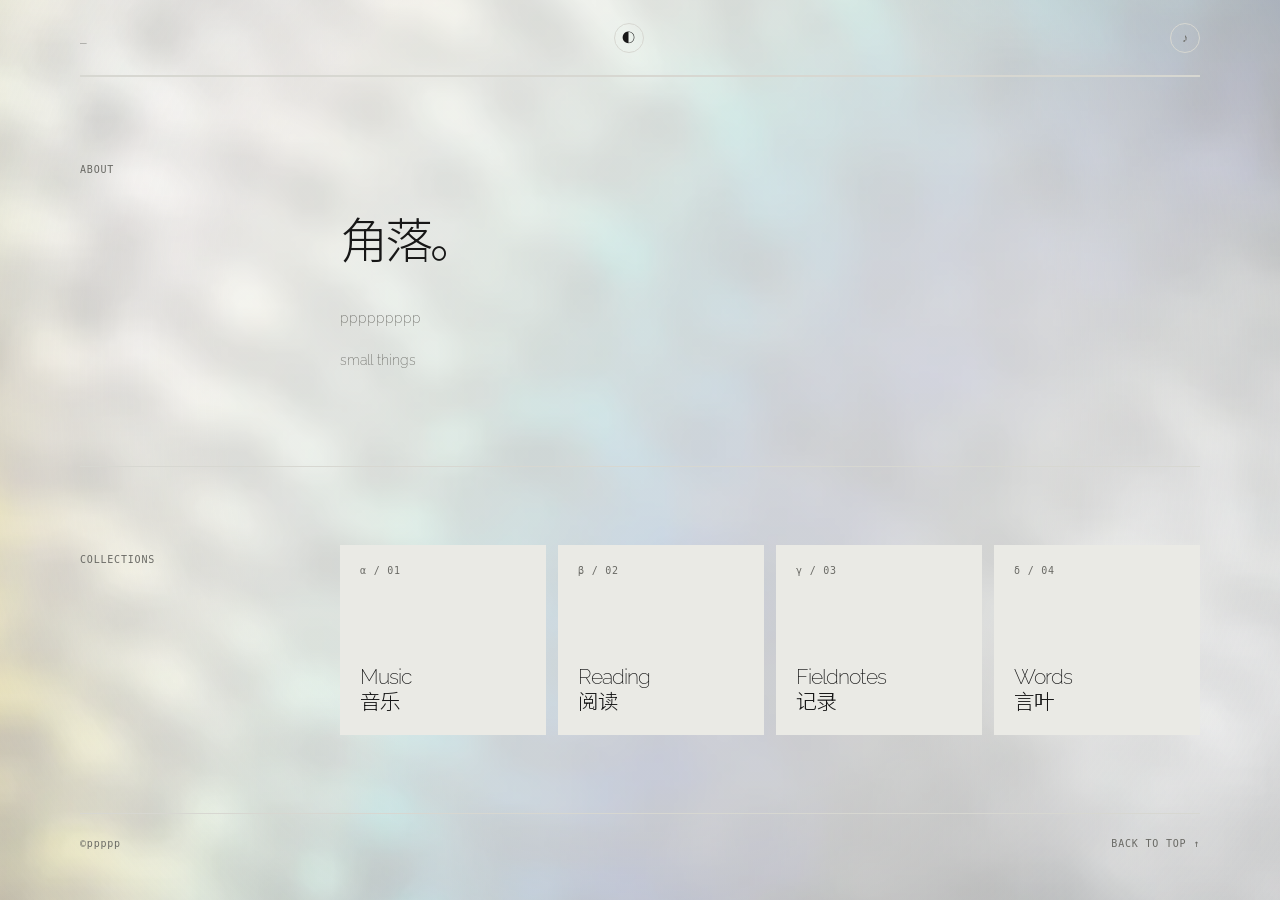
<file: index.html>
<!doctype html>
<html lang="zh-CN">
<head>
  <meta charset="utf-8">
  <meta name="viewport" content="width=device-width, initial-scale=1">
  <meta name="description" content="沉默">
  <title>逆光天使</title>
  <link rel="icon" href="assets/favicon.ico?v=1795795293" sizes="any">
  <link rel="icon" type="image/png" href="assets/icon-192.png?v=1795795293">
  <link rel="apple-touch-icon" href="assets/apple-touch-icon.png?v=1795795293">
  <link rel="preconnect" href="https://p2.music.126.net" crossorigin>
  <link rel="preconnect" href="https://cdn.weread.qq.com" crossorigin>
  <link rel="stylesheet" href="home.css?v=1795878713">
</head>
<body>
<div class="bg-cd" aria-hidden="true">
  <picture>
    <source srcset="assets/bg-cd.webp?v=2" type="image/webp">
    <img src="assets/bg-cd.jpg?v=2" alt="" width="812" height="1080" decoding="async" loading="eager" fetchpriority="low">
  </picture>
</div>
<div class="bg-frost" aria-hidden="true"></div>

  <div class="page-shell">
    <header class="topbar">
      <a class="wordmark" href="#top"><span>_</span></a>
      <button class="theme-toggle" id="themeToggle" type="button" aria-label="切换明暗主题">◐</button>
    <button class="bgm-toggle" id="bgmToggle" type="button" aria-label="背景音乐" aria-pressed="false" title="背景音乐：关">♪</button>
    </header>

    <main>

      <section class="about section-grid" id="about">
        <div class="section-index">ABOUT</div>
        <div class="section-content about-content">
          <h2><br>角落。</h2>
          <p>ppppppppp</p>
          <p>small things</p>
        </div>
      </section>

      <section class="collections section-grid" id="collections">
        <div class="section-index">COLLECTIONS</div>
        <div class="section-content">

          <div class="collection-grid">
            <a class="collection-card" href="music.html"><span class="card-no">α / 01</span><span class="card-title">Music<br>音乐</span></a>
            <a class="collection-card" href="reading.html"><span class="card-no">β / 02</span><span class="card-title">Reading<br>阅读</span></a>
            <a class="collection-card" href="fieldnotes.html"><span class="card-no">γ / 03</span><span class="card-title">Fieldnotes<br>记录</span></a>
            <a class="collection-card" href="yanye.html"><span class="card-no">δ / 04</span><span class="card-title">Words<br>言叶</span></a>
          </div>
        </div>
      </section>

    </main>

    <footer>
      <span>©ppppp</span>
      <a href="#top">BACK TO TOP ↑</a>
    </footer>
  </div>
  <script src="router.js?v=1795795293"></script>
  <script src="home.js?v=1795795293"></script>
  <script src="bgm.js?v=1795795293"></script>
</body>
</html>
</file>
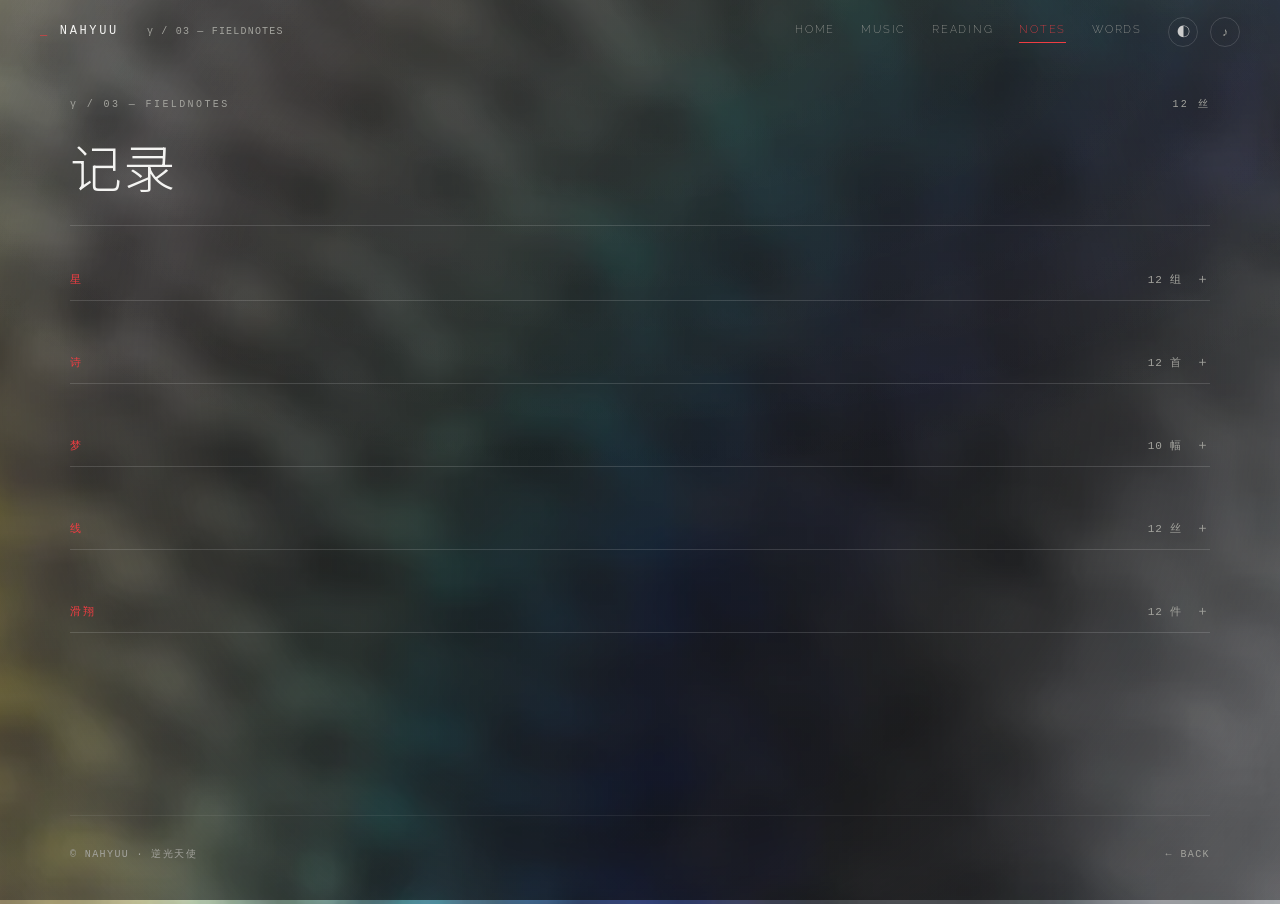
<file: fieldnotes.html>
<!doctype html>
<html lang="zh-CN">
<head>
  <meta charset="utf-8">
  <meta name="viewport" content="width=device-width, initial-scale=1">
  <meta name="description" content="记录：想到什么写什么。">
  <title>Fieldnotes — 逆光天使</title>
  <link rel="icon" href="assets/favicon.ico?v=1795795293" sizes="any">
  <link rel="icon" type="image/png" href="assets/icon-192.png?v=1795795293">
  <link rel="apple-touch-icon" href="assets/apple-touch-icon.png?v=1795795293">
  <link rel="stylesheet" href="style.css?v=1795878713">
</head>
<body>
<div class="bg-cd" aria-hidden="true">
  <picture>
    <source srcset="assets/bg-cd.webp?v=2" type="image/webp">
    <img src="assets/bg-cd.jpg?v=2" alt="" width="812" height="1080" decoding="async" loading="eager" fetchpriority="low">
  </picture>
</div>
<div class="bg-frost" aria-hidden="true"></div>


<header class="nav" id="nav">
  <a class="brand" href="index.html"><span>_</span><b>NAHYUU</b></a>
  <span class="nav-mark">γ / 03 — FIELDNOTES</span>
  <nav class="nav-links" aria-label="主导航">
    <a href="index.html">Home</a>
    <a href="music.html">Music</a>
    <a href="reading.html">Reading</a>
    <a href="fieldnotes.html" aria-current="page">Notes</a>
    <a href="yanye.html">Words</a>
      <button class="theme-toggle" id="themeToggle" type="button" aria-label="切换明暗">◐</button>
    <button class="bgm-toggle" id="bgmToggle" type="button" aria-label="背景音乐" aria-pressed="false" title="背景音乐：关">♪</button>
  </nav>
</header>

<main>
  <section class="section">
    <div class="wrap">
      <div class="section-eyebrow"><span>γ / 03 — FIELDNOTES</span><span>12 丝</span></div>
      <h2 class="title">记录</h2>
      <hr class="rule">

      <div class="note-groups">

        <div class="note-group" id="stars">
          <button class="note-toggle" type="button" aria-expanded="false" aria-controls="stars-body">
            <span class="note-title">星</span>
            <span class="note-side"><em>12 组</em><span class="note-caret" aria-hidden="true">＋</span></span>
          </button>
          <div class="note-body" id="stars-body" hidden>
            <div class="st-list" id="star-list"></div>
          </div>
        </div>

        <div class="note-group" id="poems">
          <button class="note-toggle" type="button" aria-expanded="false" aria-controls="poems-body">
            <span class="note-title">诗</span>
            <span class="note-side"><em>12 首</em><span class="note-caret" aria-hidden="true">＋</span></span>
          </button>
          <div class="note-body" id="poems-body" hidden>
            <div class="poem-list">
              <article class="poem">
                <header class="poem-head">
                  <h3 class="poem-title">公园里</h3>
                  <span class="poem-meta">Le Jardin<i>·</i>Jacques Prévert<i>·</i>《话语集》1946</span>
                </header>
                <div class="poem-cols">
                  <p class="poem-zh">几千年，几万年<br>也说不尽<br>说不出<br>那短短一秒钟的永恒<br>你吻了我<br>我吻了你<br>冬日的晨光里<br>在巴黎，蒙苏里公园<br>在巴黎<br>在大地上<br>大地是一颗星。</p>
                  <p class="poem-fr" lang="fr">Des milliers et des milliers d'années<br>Ne sauraient suffire<br>Pour dire<br>La petite seconde d'éternité<br>Où tu m'as embrassé<br>Où je t'ai embrassée<br>Un matin dans la lumière de l'hiver<br>Au parc Montsouris à Paris<br>À Paris<br>Sur la terre<br>La terre qui est un astre.</p>
                </div>
              </article>

              <article class="poem">
                <header class="poem-head">
                  <h3 class="poem-title">信天翁</h3>
                  <span class="poem-meta">L'Albatros<i>·</i>Charles Baudelaire<i>·</i>《恶之花》1857</span>
                </header>
                <div class="poem-cols">
                  <p class="poem-zh">常常，为了取乐，水手们<br>捉来信天翁，这些海上大鸟，<br>懒散的旅伴，一路跟着<br>滑过苦涩深渊的船。<br><br>他们刚把它扔在甲板上，<br>这些碧空之王就变得笨拙又羞惭，<br>可怜地垂下巨大的白翼，<br>像两支桨拖在脚边。<br><br>这长翅膀的旅客，多么别扭、多么无用！<br>它本多么美，如今多么可笑、多么丑！<br>一个用烟斗戳它的喙，<br>一个跛着脚，模仿那曾会飞的东西。<br><br>诗人正像这云中的君王，<br>出入风暴，嘲笑弓箭手；<br>被放逐在地上，置身哄笑之中，<br>巨人的翅膀反而让它走不了路。</p>
                  <p class="poem-fr" lang="fr">Souvent, pour s'amuser, les hommes d'équipage<br>Prennent des albatros, vastes oiseaux des mers,<br>Qui suivent, indolents compagnons de voyage,<br>Le navire glissant sur les gouffres amers.<br><br>À peine les ont-ils déposés sur les planches,<br>Que ces rois de l'azur, maladroits et honteux,<br>Laissent piteusement leurs grandes ailes blanches<br>Comme des avirons traîner à côté d'eux.<br><br>Ce voyageur ailé, comme il est gauche et veule !<br>Lui, naguère si beau, qu'il est comique et laid !<br>L'un agace son bec avec un brûle-gueule,<br>L'autre mime, en boitant, l'infirme qui volait !<br><br>Le Poète est semblable au prince des nuées<br>Qui hante la tempête et se rit de l'archer ;<br>Exilé sur le sol au milieu des huées,<br>Ses ailes de géant l'empêchent de marcher.</p>
                </div>
              </article>

              <article class="poem">
                <header class="poem-head">
                  <h3 class="poem-title">晨光</h3>
                  <span class="poem-meta">Aube<i>·</i>Arthur Rimbaud<i>·</i>《灵光集》1886</span>
                </header>
                <div class="poem-paras">
                  <div class="poem-para">
                    <p class="poem-zh">我吻了夏天的黎明。</p>
                    <p class="poem-fr" lang="fr">J'ai embrassé l'aube d'été.</p>
                  </div>
                  <div class="poem-para">
                    <p class="poem-zh">宫殿的额前还一动不动。水是死的。阴影的营地还没有离开林间的路。我走着，唤醒那些鲜活而温热的呼吸；宝石们望着我，翅膀无声地张开。</p>
                    <p class="poem-fr" lang="fr">Rien ne bougeait encore au front des palais. L'eau était morte. Les camps d'ombres ne quittaient pas la route du bois. J'ai marché, réveillant les haleines vives et tièdes, et les pierreries regardèrent, et les ailes se levèrent sans bruit.</p>
                  </div>
                  <div class="poem-para">
                    <p class="poem-zh">第一件事，在那条已经洒满清冷苍白碎光的小径上，是一朵花，它告诉了我它的名字。</p>
                    <p class="poem-fr" lang="fr">La première entreprise fut, dans le sentier déjà empli de frais et blêmes éclats, une fleur qui me dit son nom.</p>
                  </div>
                  <div class="poem-para">
                    <p class="poem-zh">我向那道金色的瀑布笑，它从杉树间披散下来：在银色的顶上，我认出了那位女神。</p>
                    <p class="poem-fr" lang="fr">Je ris au wasserfall blond qui s'échevela à travers les sapins : à la cime argentée je reconnus la déesse.</p>
                  </div>
                  <div class="poem-para">
                    <p class="poem-zh">于是我一片一片地揭开面纱。在林中路上，我挥动双臂。穿过平原，我向公鸡揭发她。到了大城，她在钟楼与穹顶之间逃；我像乞丐一样跑在大理石码头上追她。</p>
                    <p class="poem-fr" lang="fr">Alors je levai un à un les voiles. Dans l'allée, en agitant les bras. Par la plaine, où je l'ai dénoncée au coq. À la grand'ville elle fuyait parmi les clochers et les dômes, et courant comme un mendiant sur les quais de marbre, je la chassais.</p>
                  </div>
                  <div class="poem-para">
                    <p class="poem-zh">在路的高处，月桂林边，我用她聚拢的面纱围住她，稍稍触到了她巨大的身体。黎明和孩子一起跌落在林子脚下。</p>
                    <p class="poem-fr" lang="fr">En haut de la route, près d'un bois de lauriers, je l'ai entourée avec ses voiles amassés, et j'ai senti un peu son immense corps. L'aube et l'enfant tombèrent au bas du bois.</p>
                  </div>
                  <div class="poem-para">
                    <p class="poem-zh">醒来时，已是正午。</p>
                    <p class="poem-fr" lang="fr">Au réveil il était midi.</p>
                  </div>
                </div>
              </article>

              <article class="poem">
                <header class="poem-head">
                  <h3 class="poem-title">我的目光清澈如向日葵</h3>
                  <span class="poem-meta">O meu olhar…<i>·</i>Alberto Caeiro<i>·</i>《我将宇宙随身携带》</span>
                </header>
                <div class="poem-cols">
                  <p class="poem-zh">我的目光清澈如一朵向日葵。<br>我习惯走在路上，<br>望望右边，望望左边，<br>偶尔也回头望一望……<br>而我在每一刻看见的，<br>都是我此前从未见过的东西，<br>这一点我很清楚……<br>我懂得那原初的惊愕，<br>一个孩子若在出生时<br>就明白自己真的出生了，就会有……<br>我感到自己每一刻都在新生，<br>为着世界永恒的崭新……</p>
                  <p class="poem-fr" lang="pt">O meu olhar é nítido como um girassol.<br>Tenho o costume de andar pelas estradas<br>Olhando para a direita e para a esquerda,<br>E de vez em quando olhando para trás...<br>E o que vejo a cada momento<br>É aquilo que nunca antes eu tinha visto,<br>E eu sei dar por isso muito bem...<br>Sei ter o pasmo essencial<br>Que tem uma criança se, ao nascer,<br>Reparasse que nascera deveras...<br>Sinto-me nascido a cada momento<br>Para a eterna novidade do Mundo...</p>
                </div>
              </article>

              <article class="poem">
                <header class="poem-head">
                  <h3 class="poem-title">消息</h3>
                  <span class="poem-meta">Le Message<i>·</i>Jacques Prévert<i>·</i>《话语集》1946</span>
                </header>
                <div class="poem-cols">
                  <p class="poem-zh">有人打开的门<br>有人重新关上的门<br>有人坐过的椅子<br>有人抚摸过的猫<br>有人咬过的果子<br>有人读过的信<br>有人打翻的椅子<br>有人打开的门<br>有人还在奔跑的路<br>有人穿过的树林<br>有人跳下去的河<br>有人死去的医院。</p>
                  <p class="poem-fr" lang="fr">La porte que quelqu'un a ouverte<br>La porte que quelqu'un a refermée<br>La chaise où quelqu'un s'est assis<br>Le chat que quelqu'un a caressé<br>Le fruit que quelqu'un a mordu<br>La lettre que quelqu'un a lue<br>La chaise que quelqu'un a renversée<br>La porte que quelqu'un a ouverte<br>La route où quelqu'un court encore<br>Le bois que quelqu'un traverse<br>La rivière où quelqu'un se jette<br>L'hôpital où quelqu'un est mort.</p>
                </div>
              </article>

              <article class="poem">
                <header class="poem-head">
                  <h3 class="poem-title">应和</h3>
                  <span class="poem-meta">Correspondances<i>·</i>Charles Baudelaire<i>·</i>《恶之花》1857</span>
                </header>
                <div class="poem-cols">
                  <p class="poem-zh">自然是一座神殿，那里活的柱子<br>有时吐出含混不清的言语；<br>人从那里穿过，穿过象征的森林，<br>森林用熟悉的目光望着他。<br><br>像悠长的回声在远处混成一片，<br>在幽暗而深沉的统一之中，<br>浩瀚如黑夜，也浩瀚如光明，<br>芳香、颜色与声音彼此应和。<br><br>有的香气鲜嫩如孩童的肌肤，<br>柔和如双簧管，青翠如草原，<br>——另一些，腐坏、浓郁而凯旋，<br><br>有着无限之物的那种扩散，<br>如琥珀、麝香、安息香与乳香，<br>歌唱着灵魂与感官的狂喜。</p>
                  <p class="poem-fr" lang="fr">La Nature est un temple où de vivants piliers<br>Laissent parfois sortir de confuses paroles ;<br>L'homme y passe à travers des forêts de symboles<br>Qui l'observent avec des regards familiers.<br><br>Comme de longs échos qui de loin se confondent<br>Dans une ténébreuse et profonde unité,<br>Vaste comme la nuit et comme la clarté,<br>Les parfums, les couleurs et les sons se répondent.<br><br>Il est des parfums frais comme des chairs d'enfants,<br>Doux comme les hautbois, verts comme les prairies,<br>— Et d'autres, corrompus, riches et triomphants,<br><br>Ayant l'expansion des choses infinies,<br>Comme l'ambre, le musc, le benjoin et l'encens,<br>Qui chantent les transports de l'esprit et des sens.</p>
                </div>
              </article>

              <article class="poem">
                <header class="poem-head">
                  <h3 class="poem-title">沉思</h3>
                  <span class="poem-meta">Recueillement<i>·</i>Charles Baudelaire<i>·</i>《恶之花》1861</span>
                </header>
                <div class="poem-cols">
                  <p class="poem-zh">安静些，我的痛苦，别再那样躁动。<br>你要的是黄昏；它来了，正往下沉：<br>一层昏暗的气息裹住整座城，<br>给一些人安宁，给另一些人忧心。<br><br>当那卑琐的众人，<br>在欢乐这无情的鞭子底下，<br>在奴性的宴席上拾捡回忆，<br>我的痛苦，把手给我；往这边来，<br><br>远离他们。看那逝去的年岁<br>俯在天界的阳台上，穿着过时的衣裙；<br>从水底浮起微笑的悔恨；<br><br>垂死的太阳在一道拱门下睡去，<br>而像一具长长的裹尸布拖向东方，<br>听，亲爱的，听那温柔的黑夜在走路。</p>
                  <p class="poem-fr" lang="fr">Sois sage, ô ma Douleur, et tiens-toi plus tranquille.<br>Tu réclamais le Soir ; il descend ; le voici :<br>Une atmosphère obscure enveloppe la ville,<br>Aux uns portant la paix, aux autres le souci.<br><br>Pendant que des mortels la multitude vile,<br>Sous le fouet du Plaisir, ce bourreau sans merci,<br>Cueille des souvenirs dans la fête servile,<br>Ma Douleur, donne-moi la main ; viens par ici,<br><br>Loin d'eux. Vois se pencher les défuntes Années<br>Sur les balcons du ciel, en robes surannées ;<br>Surgir du fond des eaux le Regret souriant ;<br><br>Le Soleil moribond s'endormir sous une arche,<br>Et, comme un long linceul traînant à l'Orient,<br>Entends, ma chère, entends la douce Nuit qui marche.</p>
                </div>
              </article>

              <article class="poem">
                <header class="poem-head">
                  <h3 class="poem-title">懒学生</h3>
                  <span class="poem-meta">Le Cancre<i>·</i>Jacques Prévert<i>·</i>《话语集》1946</span>
                </header>
                <div class="poem-cols">
                  <p class="poem-zh">他用头说不<br>却用心说好<br>他对自己喜欢的说好<br>他对老师说不<br>他站着<br>人们问他问题<br>所有的问题都摆在那里<br>忽然一阵狂笑攫住他<br>他把一切都擦掉<br>数字和词语<br>日期和名字<br>句子和陷阱<br>不顾老师的威胁<br>在神童们的嘘声里<br>用各种颜色的粉笔<br>在不幸的黑板上<br>他画出了幸福的脸。</p>
                  <p class="poem-fr" lang="fr">Il dit non avec la tête<br>mais il dit oui avec le cœur<br>il dit oui à ce qu'il aime<br>il dit non au professeur<br>il est debout<br>on le questionne<br>et tous les problèmes sont posés<br>soudain le fou rire le prend<br>et il efface tout<br>les chiffres et les mots<br>les dates et les noms<br>les phrases et les pièges<br>et malgré les menaces du maître<br>sous les huées des enfants prodiges<br>avec des craies de toutes les couleurs<br>sur le tableau noir du malheur<br>il dessine le visage du bonheur.</p>
                </div>
              </article>
            
              <article class="poem">
                <header class="poem-head">
                  <h3 class="poem-title">对应</h3>
                  <span class="poem-meta">Correspondances<i>·</i>Charles Baudelaire<i>·</i>《恶之花》1857</span>
                </header>
                <div class="poem-cols">
                  <p class="poem-zh">自然是一座神殿，活的柱子<br>有时漏出含混的言语；<br>人从那里穿过，穿过象征的森林，<br>那些森林用熟悉的眼光看他。<br><br>像远处汇成一片的长长回声<br>在幽暗而深沉的统一里，<br>辽阔如黑夜，也辽阔如光明，<br>香气、颜色与声音彼此应答。<br><br>有香气鲜嫩如孩童的肌肤，<br>柔和如双簧管，青翠如草原，<br>——另一些腐坏、浓郁而凯旋，<br><br>带着无尽之物的那种铺展，<br>如琥珀、麝香、安息香与乳香，<br>歌唱精神与感官的沉醉。</p>
                  <p class="poem-fr" lang="fr">La Nature est un temple où de vivants piliers<br>Laissent parfois sortir de confuses paroles ;<br>L'homme y passe à travers des forêts de symboles<br>Qui l'observent avec des regards familiers.<br><br>Comme de longs échos qui de loin se confondent<br>Dans une ténébreuse et profonde unité,<br>Vaste comme la nuit et comme la clarté,<br>Les parfums, les couleurs et les sons se répondent.<br><br>Il est des parfums frais comme des chairs d'enfants,<br>Doux comme les hautbois, verts comme les prairies,<br>— Et d'autres, corrompus, riches et triomphants,<br><br>Ayant l'expansion des choses infinies,<br>Comme l'ambre, le musc, le benjoin et l'encens,<br>Qui chantent les transports de l'esprit et des sens.</p>
                </div>
              </article>

              <article class="poem">
                <header class="poem-head">
                  <h3 class="poem-title">感觉</h3>
                  <span class="poem-meta">Sensation<i>·</i>Arthur Rimbaud<i>·</i>1870</span>
                </header>
                <div class="poem-cols">
                  <p class="poem-zh">夏夜蓝时，我将走上小径，<br>被麦芒轻刺，踩着细草：<br>做着梦，脚底会感到那股凉。<br>我让风洗我赤裸的头。<br><br>我不说话，什么也不想：<br>但无尽的爱会升进我的灵魂，<br>我将走向远方，很远，像一个波希米亚人，<br>穿过自然——幸福得像身边有个女人。</p>
                  <p class="poem-fr" lang="fr">Par les soirs bleus d'été, j'irai dans les sentiers,<br>Picoté par les blés, fouler l'herbe menue :<br>Rêveur, j'en sentirai la fraîcheur à mes pieds.<br>Je laisserai le vent baigner ma tête nue.<br><br>Je ne parlerai pas, je ne penserai rien :<br>Mais l'amour infini me montera dans l'âme,<br>Et j'irai loin, bien loin, comme un bohémien,<br>Par la Nature, — heureux comme avec une femme.</p>
                </div>
              </article>

              <article class="poem">
                <header class="poem-head">
                  <h3 class="poem-title">秋歌</h3>
                  <span class="poem-meta">Chanson d'automne<i>·</i>Paul Verlaine<i>·</i>《无言的浪漫曲》1866</span>
                </header>
                <div class="poem-cols">
                  <p class="poem-zh">秋天的<br>小提琴<br>的长泣<br>单调地<br>伤我的心<br>以倦意。<br><br>窒息着<br>又苍白，当<br>钟敲响，<br>我想起<br>旧日的<br>日子，我哭；<br><br>我就走<br>随那<br>带走我的<br>恶风，<br>这边，那边，<br>像一片枯叶。</p>
                  <p class="poem-fr" lang="fr">Les sanglots longs<br>Des violons<br>De l'automne<br>Blessent mon cœur<br>D'une langueur<br>Monotone.<br><br>Tout suffocant<br>Et blême, quand<br>Sonne l'heure,<br>Je me souviens<br>Des jours anciens<br>Et je pleure ;<br><br>Et je m'en vais<br>Au vent mauvais<br>Qui m'emporte<br>Deçà, delà,<br>Pareil à la<br>Feuille morte.</p>
                </div>
              </article>

              <article class="poem">
                <header class="poem-head">
                  <h3 class="poem-title">米拉波桥</h3>
                  <span class="poem-meta">Le Pont Mirabeau<i>·</i>Guillaume Apollinaire<i>·</i>《醇酒集》1913</span>
                </header>
                <div class="poem-cols">
                  <p class="poem-zh">米拉波桥下塞纳河流<br>还有我们的爱<br>我该不该记起<br>快乐总在痛苦之后来<br><br>夜来吧钟敲吧<br>日子过去我留下<br><br>手牵着手我们面对面<br>趁双臂的桥下<br>流过的水那样倦<br>永恒的目光在走<br><br>夜来吧钟敲吧<br>日子过去我留下<br><br>爱走了像这流水<br>爱走了<br>生命多么慢<br>希望又多么烈<br><br>夜来吧钟敲吧<br>日子过去我留下<br><br>日子过星期也过<br>过去的时间<br>过去的爱都不回来<br>米拉波桥下塞纳河流<br><br>夜来吧钟敲吧<br>日子过去我留下</p>
                  <p class="poem-fr" lang="fr">Sous le pont Mirabeau coule la Seine<br>Et nos amours<br>Faut-il qu'il m'en souvienne<br>La joie venait toujours après la peine<br><br>Vienne la nuit sonne l'heure<br>Les jours s'en vont je demeure<br><br>Les mains dans les mains restons face à face<br>Tandis que sous<br>Le pont de nos bras passe<br>Des éternels regards l'onde si lasse<br><br>Vienne la nuit sonne l'heure<br>Les jours s'en vont je demeure<br><br>L'amour s'en va comme cette eau courante<br>L'amour s'en va<br>Comme la vie est lente<br>Et comme l'Espérance est violente<br><br>Vienne la nuit sonne l'heure<br>Les jours s'en vont je demeure<br><br>Passent les jours et passent les semaines<br>Ni temps passé<br>Ni les amours reviennent<br>Sous le pont Mirabeau coule la Seine<br><br>Vienne la nuit sonne l'heure<br>Les jours s'en vont je demeure</p>
                </div>
              </article>
</div>
          </div>
        </div>


        <div class="note-group" id="dreams">
          <button class="note-toggle" type="button" aria-expanded="false" aria-controls="dreams-body">
            <span class="note-title">梦</span>
            <span class="note-side"><em>10 幅</em><span class="note-caret" aria-hidden="true">＋</span></span>
          </button>
          <div class="note-body" id="dreams-body" hidden>
            <div class="dream-grid">
              <article class="dream">
                <figure class="dream-fig">
                  <img src="assets/dream/bosch.webp?v=1" alt="基督降入地狱" width="900" height="446" loading="lazy" decoding="async">
                </figure>
                <h3 class="dream-name">基督降入地狱</h3>
                <p class="dream-meta">Christ's Descent into Hell<i>·</i>传博斯<i>·</i>16 世纪上半叶</p>
                <p class="dream-txt">整幅画几乎没有一处安宁：火光从两侧洞口烧出来，人影与兽形缠在暗处，中间那一小块亮的地方就是地狱的入口。博斯把地狱当成一个可以俯瞰的空间来画，横长条的画面像一张地图——这种「从上面看下去」的眼光，四百年后才在超现实主义那里重新出现。</p>
              </article>

              <article class="dream">
                <figure class="dream-fig">
                  <img src="assets/dream/goya.webp?v=1" alt="理性沉睡，恶魔丛生" width="649" height="900" loading="lazy" decoding="async">
                </figure>
                <h3 class="dream-name">理性沉睡，恶魔丛生</h3>
                <p class="dream-meta">El sueño de la razón produce monstruos<i>·</i>戈雅<i>·</i>1799</p>
                <p class="dream-txt">一个人趴在桌上睡着，身后猫头鹰、蝙蝠和一只猫的眼睛全亮着。这是《狂想曲》系列第 43 幅，铜版飞尘，凶气是从纸的纹理里渗出来的。画名就写在桌沿上，戈雅自己给过解释：想象一旦离开理性，生下来的就只是怪物。</p>
              </article>

              <article class="dream">
                <figure class="dream-fig">
                  <img src="assets/dream/redon.webp?v=1" alt="阿波罗的战车" width="900" height="725" loading="lazy" decoding="async">
                </figure>
                <h3 class="dream-name">阿波罗的战车</h3>
                <p class="dream-meta">The Chariot of Apollo<i>·</i>奥迪隆·雷东<i>·</i>1905–16</p>
                <p class="dream-txt">太阳神被几匹马拉向高处，可马几乎看不清，只有身体在云与尘光之间浮动。雷东大半生都在做黑白石版画，晚年才大量用色，这张属于那之后。它只有 66 × 81 厘米——小到一个房间就能装下整个太阳。</p>
              </article>

              <article class="dream">
                <figure class="dream-fig">
                  <img src="assets/dream/klee.webp?v=1" alt="战神" width="778" height="900" loading="lazy" decoding="async">
                </figure>
                <h3 class="dream-name">战神</h3>
                <p class="dream-meta">God of War<i>·</i>保罗·克利<i>·</i>1937</p>
                <p class="dream-txt">一张脸被拧在红框里，五官像拆开的零件又装了回去，下面几根细线撑起一个站不稳的架子。1937 年克利已经病重，同一年他的作品被纳粹划进「堕落艺术」展。画里没有刀剑，只有一张被画成装置的脸。</p>
              </article>

              <article class="dream">
                <figure class="dream-fig">
                  <img src="assets/dream/marc.webp?v=1" alt="创世 II" width="749" height="893" loading="lazy" decoding="async">
                </figure>
                <h3 class="dream-name">创世 II</h3>
                <p class="dream-meta">Genesis II<i>·</i>弗朗茨·马尔克<i>·</i>1914</p>
                <p class="dream-txt">画里几乎没有一处平静的平面，动物的轮廓与林木绞在一起，黑色像裂口一样劈下来。马尔克相信动物比人更接近世界的内在，所以他画的不是动物，是它们看世界的方式。两年后他死在凡尔登。</p>
              </article>

              <article class="dream">
                <figure class="dream-fig">
                  <img src="assets/dream/mondrian.webp?v=1" alt="红、黄、蓝构成" width="887" height="900" loading="lazy" decoding="async">
                </figure>
                <h3 class="dream-name">红、黄、蓝构成</h3>
                <p class="dream-meta">Composition with Red, Yellow, and Blue<i>·</i>皮特·蒙德里安<i>·</i>1927</p>
                <p class="dream-txt">黑线切成方格，红黄蓝各占一角，其余全是近乎白的空白。1927 年他还在找「再少一点」：树、海、教堂，一路减到只剩直线与三原色。看起来最安静的一张，其实是他最激进的主张——绘画不必再描绘任何东西。</p>
              </article>
            
              <article class="dream">
                <figure class="dream-fig">
                  <img src="assets/dream/bocklin.webp?v=3" alt="死之岛" width="900" height="559" loading="lazy" decoding="async">
                </figure>
                <h3 class="dream-name">死之岛</h3>
                <p class="dream-meta">Isle of the Dead<i>·</i>阿诺德·勃克林<i>·</i>1880</p>
                <p class="dream-txt">一座岛从深色的水里立起来，正中一丛柏树，两侧岩壁上凿出方形的墓门，一条小船正把一口棺材和一个裹白布的人送过去。柏树在地中海是墓树，所以这一整片黑绿其实是一句墓志。勃克林前后画了五个版本，没有一个说明岛上葬的是谁——他把它画成了「谁都可以葬在那里」的地方。这一幅最早，据说起因是有人想要一张能让人做梦的画。</p>
              </article>

              <article class="dream">
                <figure class="dream-fig">
                  <img src="assets/dream/rosa.webp?v=3" alt="埃涅阿斯的梦" width="900" height="1460" loading="lazy" decoding="async">
                </figure>
                <h3 class="dream-name">埃涅阿斯的梦</h3>
                <p class="dream-meta">The Dream of Aeneas<i>·</i>萨尔瓦托·罗萨<i>·</i>1660–65</p>
                <p class="dream-txt">埃涅阿斯穿着铠甲睡着了，剑还握在手里；一个老人从阴影里倾下身来，长发里缠着芦苇，一只手向下指着。这是台伯河神在夜里给他指路，告诉他往拉丁姆去。整个画面只有两处亮：睡着的人的肩甲，和神的手臂——梦里的神不说话，只指方向（《埃涅阿斯纪》第八卷）。罗萨是那不勒斯人，风景、巫术、恐怖都画，这一张是他把神话压到最低音的样子。</p>
              </article>

              <article class="dream">
                <figure class="dream-fig">
                  <img src="assets/dream/rousseau.webp?v=3" alt="饿狮" width="900" height="634" loading="lazy" decoding="async">
                </figure>
                <h3 class="dream-name">饿狮</h3>
                <p class="dream-meta">The Repast of the Lion<i>·</i>亨利·卢梭<i>·</i>约 1907</p>
                <p class="dream-txt">丛林里，一头狮子伏在蕨叶间啃一具猎物，树后刚好升起一轮淡白的月亮。卢梭从没去过热带：那些叶子是他从植物园温室、画册和标本里一样一样抄来的，每一片都画得同样清楚，前后不讲虚实，于是整片丛林看上去像一块挂毯，也像梦里的背景——知道自己被造出来，但照样密不透风。</p>
              </article>

              <article class="dream">
                <figure class="dream-fig">
                  <img src="assets/dream/blake.webp?v=3" alt="克拉伦斯的梦" width="760" height="1268" loading="lazy" decoding="async">
                </figure>
                <h3 class="dream-name">克拉伦斯的梦</h3>
                <p class="dream-meta">Clarence's Dream<i>·</i>威廉·布莱克<i>·</i>1774</p>
                <p class="dream-txt">《理查三世》第一幕第四场，关在伦敦塔里的克拉伦斯公爵睡着，梦见他害死过的人一个一个进来：先是被刺的爱德华王子，接着是亨利六世的幽灵，最后是围上来的鬼影。布莱克刻这张版画时十七岁，线条细得像蛛丝，鬼魂从右下角往左上一步一步压过去，被梦的人反而缩在角落。这里的梦不是隐喻，是人自己要还的账。</p>
              </article>
</div>
          </div>
        </div>
        <div class="note-group">
          <button class="note-toggle" type="button" aria-expanded="false" aria-controls="disks-body">
            <span class="note-title">线</span>
            <span class="note-side"><em>12 丝</em><span class="note-caret" aria-hidden="true">＋</span></span>
          </button>
          <div class="note-body" id="disks-body" hidden>
          <div class="disks">
        <div class="disk" tabindex="0" title="Ascension">
          <span class="disk-cover">
            <img src="assets/notes/ascension.webp?v=2" alt="Ascension" width="320" height="320" loading="lazy" decoding="async">
          </span>
          <span class="disk-note"><span class="disk-note-in"><p>ode to Coltrane。Ascension作为科川艺术生涯的重要分水岭，是自由爵士发展史上里程碑式的作品。科川在A love supreme的大获全胜后并未停止对声音与集团演奏的探索，在Albert ayler和Cecil taylor的影响下，Coltrane选择了一条更为先锋前卫的道路来表达自己对声音与情绪的探索，Ascension由此诞生。</p><p> 为实现这次对声音的前卫探索，Coltrane召集了当时10位当时的年轻先锋乐手，除去Coltrane四重奏的McCoy Tyner，Jimmy Garrison，Elvin Jones以及Coltrane本人，还有日后大方光彩的Pharoah Sanders，Archie Shepp，Marion Brown，John Tchicai，Dewey Johnson，Freddie Hubbard，Art Davis。</p><p> 5支萨克斯、2支小号、钢琴、双贝斯、鼓的十一人组成的实验大乐队，构成了Ascension独特的声音组成方式。Ascension的录音并没有事先排练，Coltrane只负责为整体发声提供框架，其余的都靠乐手间配合组成的集体即兴演奏，这也是有两个版本的原因。脱离了A love supreme的演奏构造，启奏阶段，乐手们放弃了和声与调式，将音响能量堆积，狂暴尤及其浓厚。</p><p> 乐手们在独奏阶段释放着自己的声音，编制出独特的动态进行与声场，特别是五位萨克斯手，大量使用啸叫式音色、泛音，并与扩展技巧相结合，配合着鼓手密集的鼓点，这也是很多人难以接受的原因，声场的能量太过密集与强烈。总而言之，Ascension所带来的沉浸式体验是浓厚的，这也是它作为经典中的经典的原因。</p></span></span>
          <span class="disk-title">Ascension</span>
          <span class="disk-meta">John Coltrane<span class="dot">·</span>1966</span>
        </div>
        <div class="disk" tabindex="0" title="龍寨">
          <span class="disk-cover">
            <img src="assets/notes/longzhai.webp?v=2" alt="龍寨" width="320" height="320" loading="lazy" decoding="async">
          </span>
          <span class="disk-note"><span class="disk-note-in"><p>狮子麒麟凤，你陷入了龙寨的陷阱。作为YoungQueenz的第三张录音室专辑，ozma并未因异常火曜日和御宅mobb的成功而改变，不再爱惜作为艺术家的羽毛。反而他一鼓作气，通过创作的力量中把羽毛打磨锋利，散发着致命的光泽。ozma也用自己的艺术创造把粤语说唱推上了又一高峰。团龙织锦的封面与专辑名龍寨相呼应，映照了该ep与九龙城寨所具备的凶戾与奇异底色。</p><p> 实体专辑cover的每一块团龙布料个不相同，充满匠气。团龙图案与布料设计也让我们想起龙胆紫的经典专辑F.T.W，相同神韵的设计，北京与香港遥相呼应，同样存在着不可言说的秘密。ozma的嗓音对于第一次听的人来说可能过于粗粝，在耳道奔腾打得你头晕目眩，多磨几遍耳朵之后，嗓音与唱腔独特的韵味则成为了锁链将你牢牢锁住，感受ozma的能量。 整专ep共九首歌，在略带日系气息的trap beats上，YoungQueenz横冲直撞，通过凶狠粗粝的嗓音腔调向全世界描绘出白描歌词中所展现的血淋淋带着cult气质的九龙城寨，狂野且令人沉醉。</p><p>在香港文化与欧美日本文化高度碰撞的时代，ozma写出了自己对社会的思考与如同自己一样的年轻人在这奇美拉环境下的生活。 对autotune的出色运用也是ozma的一大特点，迷幻的trap下，精妙的punchline化为裹满盐粒的拳头打出，拳拳到肉，凶狠无比，虽然段落并不太多。YAT PIT听着太爽了呀！</p></span></span>
          <span class="disk-title">龍寨</span>
          <span class="disk-meta">YoungQueenz<span class="dot">·</span>2018</span>
        </div>
        <div class="disk" tabindex="0" title="神隱 Spirited Away">
          <span class="disk-cover">
            <img src="assets/notes/shenyin.webp?v=2" alt="神隱 Spirited Away" width="320" height="320" loading="lazy" decoding="async">
          </span>
          <span class="disk-note"><span class="disk-note-in"><p>被神明掳走的人去了哪里？youngqueenz给出了他的答案：一片由人性生长而成的无边森林，包裹在浓稠的雾气中，数不尽的幽灵在你耳边嘶吼。封面设计致敬了kanye的yeezus，极简设计的基础上别出心裁的加入了干花的点缀。花朵代表着植物的欲望，占据封面的视觉中心，也暗示着专辑讨论的重心便是人性与自然。 值得一提的是，实体专辑也采用了干花的设计，这也意味着每一张专辑都是独一无二的。</p><p>专辑名字神隐spirited away则是致敬了经典电影千与千寻，在电影中，千寻一家人遭遇神隐事件，误入了神灵世界，经过一系列事件后解救家人。这里引出了本专辑的第二个概念：YQ困在神隐的世界，想要将自己从欲望与痛苦中救赎。 整专专辑基调建立于新世纪音乐和氛围音乐，迷幻的浓雾吞噬了一切，YQ作为漂浮在这森林的幽魂，跌跌撞撞着寻找着出口，迷幻的森林中有象征着人类原罪的蛇果，代表着此岸彼岸的曼珠沙华，YQ在人性中反复飘摇。</p><p>同时，歌词大量引用了圣经中的文本或概念，这是YQ想要的救赎，用耶稣的血洗净自己全身的罪。脱胎于新世纪音乐和氛围音乐的编曲带着极简的底色，电子音音效的引入增添了编曲的迷幻氛围，让我想起了著名毒电波游戏sayo教的ost，同样聚焦特定的场景，充满狂气与迷幻。 ozma的腔调很好的与每首歌融合，不再是龙寨中的高能量与暴戾，我们看到了ozma在武装之下的脆弱。</p><p>你吹一口氣… 由 泥土到細胞到骨頭和血肉 由 神經到精神到 眼睛裡靈魂在跳動</p></span></span>
          <span class="disk-title">神隱 Spirited Away</span>
          <span class="disk-meta">YoungQueenz<span class="dot">·</span>2020</span>
        </div>
        <div class="disk" tabindex="0" title="渋星">
          <span class="disk-cover">
            <img src="assets/notes/shiboshi.webp?v=2" alt="渋星" width="320" height="320" loading="lazy" decoding="async">
          </span>
          <span class="disk-note"><span class="disk-note-in"><p>穿过无尽的幻想与虚妄，我落入了星体的轨道。作为渋さ知らズ（涩不知）的巅峰代表作，《渋星》酣畅淋漓地将乐团名所代表的粗旷原始的生命力体现。神佛，水母，浮世绘随着萨克斯的每一次吼叫，直冲太空，在太空中飘摇。整张专辑乐曲有两首来自星体爵士先锋sun ra的专辑《space is the place》以及林荣一的名曲《naadam》，在原曲的基础上，不破大辅带领涩不知进行了破坏性的重构，将原有的小乐团编制与编排，构造成二十余人的大编制乐团。</p><p> 这一举动如同打开了潘多拉魔盒，各色奇异的景象，幻想，能量随着铜管乐器的嘶吼，打击乐器的推进，贝斯的的无处不在共同描绘出了这一幅太空浮世绘。二十余人大乐团的极繁主义编排带来的是秩序与混沌无与伦比的交锋，齐奏阶段乐句惊涛骇浪般向你袭来，如同要将你吞噬一般。即兴阶段则成为了各声部乐手间的角力与协同，每一拍呼吸的能量都顶满，乐句充斥着呼吸与流动。</p><p> 大乐队的演奏是混沌的，但整体的编制是肌理分明且协调有序的。整张专辑是东西方自由爵士的完美融合，自由且前卫的底色上覆盖着独属于日本在传统文化下各类运动失败而累积的情色，狂妄，怪诞的纹路。是一个与传统美学背道而驰的另一个日本，一个在现代化与民主化下形成的怪诞景观。</p></span></span>
          <span class="disk-title">渋星</span>
          <span class="disk-meta">渋さ知らズ<span class="dot">·</span>2004</span>
        </div>
        <div class="disk" tabindex="0" title="菊花夜行军">
          <span class="disk-cover">
            <img src="assets/notes/juhua.webp?v=2" alt="菊花夜行军" width="320" height="320" loading="lazy" decoding="async">
          </span>
          <span class="disk-note"><span class="disk-note-in"><p>一排排菊花如路灯 如军队 守护着在夜晚与晨间劳作的农民们 这是一部独属于广大中国农民的魔幻史诗 乡土中国通过音乐的形式传达给了这个世界 交工乐队对农民群众的关怀无出其右 专辑聚焦于一代农民 他们面临着时代的变迁而带来的产业转型 想要坐上转型的快车 却困于自身的局限性 只好只身面对这时代洪流 想要在这世间寻找到自己的活法 然后巨大的鸿沟早已存在 背井离乡换来的只有无尽的乡愁与不服气的不干 整张专辑都写满了他们的愁与苦 魔幻现实随着唢呐 胡琴 三弦等传统乐器与农村常见的摩托车声 牛铃声 口哨 广播 风声水声铺展开 菊花夜行军所描绘的故事其实就是这片广袤土地上各村庄的缩影 人与人之间 人与事之间 人与时代之间 这是这片土地最土的东西 也是根植在这个民族的根 同样是为了生计而奔波的人民 菊花夜行军也让我想起了山城棒棒军这部纪录片 从农村出来的每个人都有自己苦闷与忧愁 每个人的故事都可以称得上悲剧 正是这些苦涩还有质朴的喜悦 构成了我们的民族 虽然我听不懂客家话 但演唱出的愁苦与快乐超越了语言 传递出的一切都是由最为真切的情感编制而成 有谁能在收听风神125的时候不热泪盈眶呢</p></span></span>
          <span class="disk-title">菊花夜行军</span>
          <span class="disk-meta">交工乐队<span class="dot">·</span>2002</span>
        </div>
        <div class="disk" tabindex="0" title="萬花鏡">
          <span class="disk-cover">
            <img src="assets/notes/manhua.webp?v=2" alt="萬花鏡" width="320" height="320" loading="lazy" decoding="async">
          </span>
          <span class="disk-note"><span class="disk-note-in"><p>佐井好子的昭和奇谭 在日本文学 漫画最为瑰丽且诡谲的昭和时代 自幼酷爱文学绘画的佐井好子在大学生病修养期间 一头扎入了这些黑暗奇幻文学 奇异的文学与画面成为了佐井好子创作的养料 佐井好子创造的万华镜是一个黑暗迷幻的世界 天马行空的虚幻场景 略带恐怖残忍的意象 在民俗怪谈与黑暗文学间来回穿梭 我们真的被吸入了佐井好子的万华镜世界 制作专辑的乐手都是昭和时代的大师 大野雄二的键盘 平山万佐子的琵琶 新音乐协会的弦乐 村岡実的尺八 昭和时代的迷幻黑暗气息在每一个音符间复苏涌现 再搭配上佐井好子颇有艺术诗歌气息的歌词与编排 演歌般的唱法 这是独属于她的恶之花 这张专辑就像是少女椿般迷幻黑暗狂乱的世界</p></span></span>
          <span class="disk-title">萬花鏡</span>
          <span class="disk-meta">佐井好子</span>
        </div>
        <div class="disk" tabindex="0" title="無能">
          <span class="disk-cover">
            <img src="assets/notes/munou.webp?v=2" alt="無能" width="320" height="320" loading="lazy" decoding="async">
          </span>
          <span class="disk-note"><span class="disk-note-in"><p>作为the cabs的主脑 日本残响系场景核心人物高桥国光的独立企划Österreich乐队承载了替高桥国光表达内心另一面的职责 它也很好的实现了这一任务 高桥国光诗句般的词作 在数学摇滚框架下 通过镰野爱的嗓音传达给了每一个人 褪去the cabs中的轰音与嘶吼 Österreich传达着一种文艺哲学的对世界 对爱的思考 这是一种独特的气质 温柔 忧郁 迷茫 简短的ep是高桥国光所写下的童话</p></span></span>
          <span class="disk-title">無能</span>
          <span class="disk-meta">österreich<span class="dot">·</span>2015</span>
        </div>
        <div class="disk" tabindex="0" title="星間性交">
          <span class="disk-cover">
            <img src="assets/notes/space.webp?v=2" alt="星間性交" width="320" height="320" loading="lazy" decoding="async">
          </span>
          <span class="disk-note"><span class="disk-note-in"><p>这张是luke laurila的集大成作品之一 充满了未来与复古的听感 将大量采样重组融合降调 营造出置身于外太空的氛围感 luke真的太懂雪泥波了 这种迷幻蒸汽波的舒缓空灵 通过他的延迟与混响 营造出的空间感与纵深感 反复在听众的左右声道回响重现 每首歌十余分钟的篇幅 也让luke在行进结构上大展拳脚 每首歌总能让你跟随他的音轨不断深入 意识逐渐飘向太空 专辑全长两个多小时 一定要找个安静的夜晚从头到尾一口气听完 美得无与伦比</p></span></span>
          <span class="disk-title">星間性交</span>
          <span class="disk-meta">t e l e p a t h テレパシー能力者<span class="dot">·</span>2015</span>
        </div>
        <div class="disk" tabindex="0" title="ガウディの憂鬱">
          <span class="disk-cover">
            <img src="assets/notes/gaudi.webp?v=2" alt="ガウディの憂鬱" width="320" height="320" loading="lazy" decoding="async">
          </span>
          <span class="disk-note"><span class="disk-note-in"><p>与封面突兀人脸相对应的整张专辑的浪漫温柔忧郁的气质 如同漫步在深夜的东京街头 阴郁的夜晚 柏仓隆史的鼓点如绵延的车流 通过流动的声音 把夜晚的地标连接起来 同时 这带着千禧年气质的电气groove孕育出了一种身临其境的深夜氛围 最喜欢在晚上听这张专辑 从头到尾 就像一场深夜的旅行 然后从梦中苏醒</p></span></span>
          <span class="disk-title">ガウディの憂鬱</span>
          <span class="disk-meta">ホテルニュートーキョー<span class="dot">·</span>2006</span>
        </div>
        <div class="disk" tabindex="0" title="あらためまして、はじめまして、ミドリです。">
          <span class="disk-cover">
            <img src="assets/notes/midori.webp?v=2" alt="あらためまして、はじめまして、ミドリです。" width="320" height="320" loading="lazy" decoding="async">
          </span>
          <span class="disk-note"><span class="disk-note-in"><p>在乐队人员多次变动后，midori的第二张录音室专辑あらためまして、はじめまして、ミドリです问世了，此时的乐队编制为小銭喜刚、后藤まりこ、ハジメ，岩见のとっつあん四人。在前两张ep和第一张录音室专辑的探索与磨合后，本专成为了midori独特的艺术朋克、噪音摇滚、爵士摇滚、后硬核风格的集大成者，是他们向全世界毫不掩饰地展示自己才气的标志性声音。</p><p> 在我心中，后藤是比椎名林檎和户川纯更为狂气的女人，乐队在视觉上的表现也十分充满反差与张力，身着水手服的妹妹头后藤在舞台上以近乎疯狂的形式怒吼，甚至开场之前还用麦克风把自己砸得头破血流，这种精神状态极度的不稳定与疯狂便是midori最引人注目的精华，这也是midori乐队音乐的灵魂。intro简短地吉他弹唱，像是后藤桑一脸害羞地向你表白一般。</p><p> 如此小清新的曲目对所有没听过midori乐队的人来说都会是一个致命的陷阱，毕竟这太具有迷惑性了，并且这首也是全专音量最小的一首，大部分听众可能会在不知情的情况下把音乐加大，而迎接他们的便是后藤的怒吼。专辑此刻开始能量已经顶满了，后藤高喊的destroy和蓄势待发的鼓铺垫了最为出色的键盘声部。随后便是充满能量的吼叫与一系列意识流的歌词，但似乎又能从这些直言碎语中找到本专可能的主题：爱。</p><p> 后藤扮演了ゆきこさん小姐脑子中的两个极端，一方面是想要毁掉一切的怒火，另一方面又是想将爱吞入肚中一人独享的渴望，在二者之间不断摆动。这种爱让我想起了户川纯的好き好き大好き，一种病态与扭曲和疯狂，这正也是听众为之着迷的地方。值得一说的是，全专bass的音色与爵士乐中的doule bass的音色十分相近，再加上自由爵士般的编曲，更为音乐增色不少。</p><p> かなしい日々承接了上一首的键盘与贝斯的律动与氛围，后藤继续顶满能量输出，歌词充斥着对爱人病态的控制欲，想要困住你，想要操控你的情绪，和我在一起不允许存在悲伤，乐队歌词的暴力性与情色性也逐渐出现在听众的视野中心。从お猿开始能量减弱，编曲上更趋向于爵士乐的编排，同时bass开始逐渐变得更为突出，节奏也多了一份swing的感觉。 根性无しあたし、あほぼけかす作为短暂的中场休息，让听众从前面三首的爆炸中拉出，避免了听觉上的疲劳感。</p><p>后藤略夹的嗓音配合轻快的键盘营造了一种相对轻松的氛围，甚至还有几分卡农的味道。而歌词依旧是那么独特，带着对死亡的思考，可以说与编曲十分充满反差感了。ちはるの恋用独特的bass将摇摆感引入，随着鼓手的号令，器乐配合如同舞台剧一般展开。 bass最为突出部分，配合着后藤神经质的唱法，将歌曲的氛围摇摆般推进，其它器乐配合也相当出彩，特别是键盘部分，为全专的爵士味做出了巨大的贡献。</p><p>歌词仍旧是带着破坏与爱，其中最搞的就是每一小节后都要唱一句你爸干了啥，真的让人摸不着头脑。到了ひみつの2人，歌曲的摇摆与行进感又由键盘手创造了，同时键盘也让人情不自禁地想要舞蹈一番，相当优秀。 还记得intro后藤的表白吗，想让全世界人类消失，只剩下你我。歌词开始聚焦与你我二人，在紧紧拥抱着舞蹈时，少女不断追问着爱人，想要了解关于他的一切，而对面似乎对这份病态的爱不知如何是好，在得到答案后，舞蹈在键盘中结束了。</p><p>5拍子依旧是由出色的钢琴引入，随后器乐间配合的质感又回到前四首时的感觉，紧密且灵性。 键盘营造出了一种凄美且狂气的场景，后藤也将唱法从放声大叫改为了一种带着破碎感与脆弱的唱腔。困惑的少女不断扣问着自己，究竟什么是爱，自己对爱的定义到是什么。想必是爱人承受不住自己的疯狂而躲了起来让少女破碎了，同时失真的吉他也把内心那份躁动放大。后半部分的器乐与人声的吟唱更为这份独特的美感增色不少，可以说让本曲近乎完美。</p><p> ハウリング地狱一开始便是不断重复的充满压迫感的失真吉他riff，特别有金属乐到味道，再搭配上充满旋律感的钢琴，一种充满侵略的紧迫感充斥了听众的耳膜。特别是后藤高声吼叫时，你能明显感觉到吉他音色变成了mbv的only shallow的感觉。歌词承接了上一部分少女的失恋，转而走向绝望，想前往自己脑髓中的地狱。 无欲の无力，因为少女失去了发声的力气，引入歌曲的变成了一段尖锐的噪音，随后又是器乐的片段化出现，类似牙钻的音色铺垫在了轨道下方。</p><p>随后鼓手逐渐接管了现场，随着拍子的不断行进，各种电子音色一一展现，再点缀着带着延迟的失真吉他，器乐逐渐来到了高潮。节奏变得愈发激烈，带着爵士与朋克的noise rock将听众之前的疲劳一扫而空，再加上后藤插入的声音和吉他高速轰鸣，听众的情绪被带到了最高潮的部分，就如同压抑的情感被释放了一般，让人十分舒畅，这首也是我认为全专层次最为优秀的一首。</p><p> 随后器乐戛然而止，本专结束。短短31分钟的体验，却让人心潮澎湃不已，优秀的编排让midori独特的听感最大限度的发挥，每一首都有独特的记忆点且容易入耳。对我来说再长个十分钟也是能够接受的。</p></span></span>
          <span class="disk-title">あらためまして、はじめまして、ミドリです。</span>
          <span class="disk-meta">ミドリ<span class="dot">·</span>2008</span>
        </div>
        <div class="disk" tabindex="0" title="時間">
          <span class="disk-cover">
            <img src="assets/notes/jikan.webp?v=2" alt="時間" width="320" height="320" loading="lazy" decoding="async">
          </span>
          <span class="disk-note"><span class="disk-note-in"><p>作为betcover的转型之作，時間一改前两张的青少年的躁动与热血，演变成了更为深邃与黑暗的成熟，作为betcover的转型之作，時間衔接了前两张的青少年的躁动与热血，向更为深邃与黑暗的成熟演变。二郎也在此阶段褪去了青少年时期的稚气，走向了带着精致胡须与西装的别样成熟，尽管此时他才22，却已然拥有了一股独特的成熟气质，带着暴力与情色性，这正是二郎推崇的气质。</p><p> 時間与中学生和告白两张的气质差别很大，乐队编曲从传统j-rock的道路上离开，走向了爵士实验的方向，并开始涉足艺术摇滚，毋庸置疑，这是betcover！在进化的最好证明。专辑开篇的幽灵，乐器简单的堆叠营造出了独特的颓废氛围，也孕育着一股危机感，二郎用着碎片话言语向看不见的幽灵讲述着崩溃的一切，像是精神病人的喃喃自语，讲述着自己以往的故事，随着鬼魂的怒吼，危机感爆发了。</p><p> 然后归于沉寂，依旧是动荡的危机感，搭配着后半段的留白与人声变调处理，听众进入了時間的场景。值得一提的事，这些歌词都来自于柳濑二郎平日随身携带的小本，每当他想到一句值得玩味的歌词时他便会马上记录下来，专辑大部分碎片化歌词都是来自于此。下一首狐最为出彩的便是神经质般的场景堆叠描绘与灵动诡异的笛子，开头的人声变调处理就极大程度上将听众带入了这股黑暗的氛围，贝斯如同一把回旋的油锯，在低频中回响。</p><p> 祭典的到来，狐狸的聚集与作祟，衔接诡谲的笛子是轰鸣的电吉他，进一步将场景的狂气展现，伴随全专的底噪也在此刻放大，电吉他的音色变成了人类的哀嚎，只剩下狐狸的使徒对你的讥讽。あいどる，全曲鼓都稳定的行进着，伴随电吉他的扫弦，营造出焦躁的氛围又如同梦一般虚幻，随着这份复杂的情绪过度到了回転・天使，开篇带着梦核质感的电吉他如同一条隧道般，幽深宁静。</p><p> 伴随着鼓点的引入，我们进入了另一个世界，与天使缠绵的黄昏，破旧的场景与夕阳映衬着天使与我笨拙的舞蹈，场景被fuzz音色的电吉他无限拉长，然后回归注视天使的视角，依旧是黄昏，我们仍舞蹈着，天使并不存在，只是她残存的幻影，吉他再一次把情绪拔高，随后再简单收尾，如同泡沫破碎般。我们进入到了島的世界，失真的合成器与底噪还有不断loop的铃声以及如火焰剧烈燃烧的嗡鸣声营造出一种危机的氛围，贝斯全程沉闷的进行着。</p><p> 中间的变调与合唱，铃声音效与器乐堆叠让危机感放大到最大，再到后面的歌词重复演唱与高昂的合成器的奔涌而出，眼泪将与这股危机感一同释放。二限の窓引入了小号与右声道的吉他扫弦，青春时代的躁动在此刻重现了，困在教室的青少年的内心世界翻涌着，进入副歌，全曲最为惊艳的合成器片段已经清晰的铺垫在二郎的音色下。乐器突然只剩鼓与吉他的合奏，变调处理的人声再一次出现了，如同青春期少年内心的另一个自己不断诘问着自我，这一切真是自己所想所要的吗？</p><p>人声再一次变化，变成了未处理的与处理声音的混合，随后便是乐器的激烈进行。 二郎的轻声唱段搭配着失真柔和的合成器，铺垫着情绪的爆发，随着全专最为惊艳的合成器出现，教室中只剩下自己，望着脱离日常的时针，少年将那扇窗户打开了，内心的一切的焦躁忧虑幸福喷涌而出，最终回归日常，鼓轻快的打击着，贯穿全曲的合成器回归了温柔的音色。遠い遠い親戚，大片段的钢琴与二郎温柔的歌声，让人仿佛置身于记忆中某个温柔的午后或是夏日的某个黄昏，时间变得慢了，我们得到了片刻的安宁，但随着钢琴音量的拔高，充满躁动的电吉他入侵了记忆，钢琴的音色与电吉他的迷噪相互配合，不再是危机感与焦躁，反而是一种安详的感觉，如同少年走向成熟一般。</p><p> 记忆继续展开着，piano随着人声有节奏的的喊响，器乐一同奏出，迷幻的氛围席卷了全身。鼓轻快且精准的行进，充当着这迷幻氛围中的路灯，不断带领思绪驶向远方。再到后面人声与鼓的独奏。终点站到来了，一片广阔的空间出现了，迎接着所有的感情与器乐，失真的背景与清脆的打击乐混合着，与合唱在空间中回响混合。依旧是有节奏的人声的到来，迷幻的梦醒了，随后清新的爵士小调为一切收尾。</p><p> 到了棘を抜いて歩く的部分，专辑前半段所营造的黑暗气质早已过渡为了黄昏般的明亮，温柔成为了专辑的主要基调。后半段的人声合唱会勾起你大脑的中某个情景，像是许久以前与某位友人在黄昏中分别，我们真的还会再见面吗，不如在此尽情离别吧。在黄昏中，专辑迎来了最后一首ポポ，二郎的歌声变得缥缈，与迷噪的器乐融为了一片浓厚的阳光，照射在着黄昏的土地上，一切都过去了，焦躁不甘的青春，痛苦的离别，接下来便是带着这份包含痛楚的成熟前进，随着过载吉他的点弦与鼓的猛烈，自由爵士般的键盘点缀着情感，去看那新生的太阳吧。</p></span></span>
          <span class="disk-title">時間</span>
          <span class="disk-meta">betcover!!<span class="dot">·</span>2021</span>
        </div>
        <div class="disk" tabindex="0" title="戦前と戦後">
          <span class="disk-cover">
            <img src="assets/notes/senzen.webp?v=2" alt="戦前と戦後" width="320" height="320" loading="lazy" decoding="async">
          </span>
          <span class="disk-note"><span class="disk-note-in"><p>在与法国遥望的日本 菊地成孔是极为浪漫的 骨子里带着日本的物哀与法国的浪漫 褪去前卫自由爵士的气质 这张充满了他私人化的性感 值得一听</p></span></span>
          <span class="disk-title">戦前と戦後</span>
          <span class="disk-meta">菊地成孔<span class="dot">·</span>2014</span>
        </div>
          </div>
          </div>
        </div>

                <div class="note-group" id="np">
          <button class="note-toggle" type="button" aria-expanded="false" aria-controls="np-body">
            <span class="note-title">滑翔</span>
            <span class="note-side"><em>12 件</em><span class="note-caret" aria-hidden="true">＋</span></span>
          </button>
          <div class="note-body" id="np-body" hidden>
            <div class="np-list">
        <article class="np-item">
          <div class="np-head"><h3 class="np-name">誓约胜利之剑</h3></div>
          <p class="np-sub">Caliburnus / Caledfwlch<i>·</i>亚瑟<i>·</i>不列颠</p>
          <p class="np-txt">剑名在拉丁传统里写作 Caliburnus，首见于蒙茅斯的杰弗里的《不列颠诸王史》第九卷（约 1136 年）；威尔士本土的写法是 Caledfwlch，见于《库尔赫维奇与奥尔温》——现存最早的亚瑟王散文故事之一，约 1100 年。这两处只给名字，不给来历。来历是后来分两路补上的：石中剑一路，见于罗伯特·德·博隆的《梅林》（约 1200 年），剑插石上、以拔剑定王，而原典里这把剑后来在战斗中断折；湖中剑一路，见于 13 世纪的《梅林续篇》，湖中仙女把剑交到亚瑟手中。今日通行的叙述把两把剑并成一把，是传奇合并的结果，不是原本的样子。</p>
          <p class="np-src">原典 · 杰弗里《不列颠诸王史》IX，约 1136；《库尔赫维奇与奥尔温》，约 1100；罗伯特·德·博隆《梅林》，约 1200；《梅林续篇》，13 世纪</p>
        </article>

        <article class="np-item">
          <div class="np-head"><h3 class="np-name">天地乖离开辟之星</h3></div>
          <p class="np-sub">Ea<i>·</i>吉尔伽美什<i>·</i>巴比伦</p>
          <p class="np-txt">Ea 是阿卡德语神名，对应的苏美尔语写法是 Enki，职司淡水、智慧与咒术。在《埃努玛·埃利什》里他是阿普苏之子：阿普苏欲灭众神，Ea 先下手，用咒语使阿普苏沉睡、捆住他的谋臣 Mummu，然后在自己父亲的身体上筑居所。真正杀死提亚马特的是他的儿子马尔杜克——用的是四面风、一张网和一支箭，先把她的嘴撑开，再射穿腹部，最后把她的尸体剖成两半，一半为天、一半为地。全诗没有一把以 Ea 为名的剑：这是一件按「创世者」的名号造出来的兵器，原典提供的只是名与位置，不是物。</p>
          <blockquote class="np-quote"><span class="q-orig">e-nu-ma e-liš la na-bu-ú šá-ma-mu<br>šap-liš am-ma-tum šu-ma la zak-rat</span><span class="q-zh">当高天尚未得名，下地也还没有名字。</span></blockquote>
          <p class="np-src">原典 · 《Enūma Eliš》泥板 I–IV；阿卡德语，七块泥板，亚述巴尼拔本约前 7 世纪</p>
        </article>

        <article class="np-item">
          <div class="np-head"><h3 class="np-name">王之财宝</h3></div>
          <p class="np-sub">Gate of Babylon<i>·</i>吉尔伽美什<i>·</i>乌鲁克</p>
          <p class="np-txt">这是《吉尔伽美什史诗》的第一行，也充当全诗的题名。标准巴比伦版共十二块泥板，现存最完整的抄本出自公元前 7 世纪亚述巴尼拔图书馆，编纂者传统上归于 Sîn-lēqi-unninni；更早还有一组苏美尔语短诗（Bilgames 组诗），故事各自独立。史诗的骨架：泥板 I–II 造恩奇都、二人相搏而结友；VI 拒伊什塔尔、杀天牛；VII–VIII 恩奇都病死；XI 洪水与返老还童草被蛇叼走。所谓「王拥有一切」，在文本里对应的正是这种全景式的清单——他见过城、见过荒野、见过洪水与死的边界。</p>
          <blockquote class="np-quote"><span class="q-orig">ša nagba īmuru išdi māti</span><span class="q-zh">见过深渊、见过大地根基的人。</span></blockquote>
          <p class="np-src">原典 · 《吉尔伽美什史诗》标准巴比伦版，泥板 I–XII；Sîn-lēqi-unninni 本，约前 1300–1000 编定</p>
        </article>

        <article class="np-item">
          <div class="np-head"><h3 class="np-name">十二试炼</h3></div>
          <p class="np-sub">God Hand<i>·</i>赫拉克勒斯<i>·</i>希腊</p>
          <p class="np-txt">十二项功业的完整清单保存在伪阿波罗多洛斯的《书目》II.5.1–12：涅墨亚狮、勒拿九头蛇、刻律涅亚鹿、厄律曼托斯野猪、奥革阿斯的牛厩、斯廷法利斯湖的怪鸟、克里特公牛、狄俄墨得斯的牝马、希波吕忒的腰带、革律翁的牛群、赫斯珀里得斯的金苹果、把刻耳柏洛斯带出冥界。荷马《伊利亚特》第八卷也提到他下过冥界牵狗，可见这条故事线在史诗层已经成立。原典里他一共死了几次？一次：在俄塔山上自焚，升格为神。数字十二属于差事，不属于性命。</p>
          <p class="np-src">原典 · 伪阿波罗多洛斯《书目》II.5；荷马《伊利亚特》VIII.362–365</p>
        </article>

        <article class="np-item">
          <div class="np-head"><h3 class="np-name">王之军势</h3></div>
          <p class="np-sub">Hetairoi<i>·</i>亚历山大<i>·</i>马其顿</p>
          <p class="np-txt">hetairoi 是马其顿王家的重装骑兵，字面意思就是「伙伴」。阿里安《亚历山大远征记》第三卷记高加米拉之战的列阵：王领右翼，伙伴骑兵随他冲击；同书第七卷记他在奥皮斯宴会上祈愿「马其顿人与波斯人和睦共治」。普鲁塔克《亚历山大传》另记他把亚里士多德校订的《伊利亚特》抄本放进匣中随军携带，与短剑同置枕下——一个把诗与刀放在一起的人。这支军队的「数量」由史料给出：出征时约三万步兵、五千骑兵，到印度时已成混合编制。</p>
          <p class="np-src">原典 · 阿里安《亚历山大远征记》III、VII；普鲁塔克《亚历山大传》VIII、XXVI</p>
        </article>

        <article class="np-item">
          <div class="np-head"><h3 class="np-name">万符必将破戒</h3></div>
          <p class="np-sub">Rule Breaker<i>·</i>美狄亚<i>·</i>科尔基斯</p>
          <p class="np-txt">《美狄亚》的开场第一句由乳母说出：一切灾祸都从那次航行算起。美狄亚是科尔基斯王埃厄忒斯之女、赫利俄斯的孙女，她帮伊阿宋取金羊毛，随他叛父出走；在欧里庇得斯的版本里，她到科林斯后被弃，先以毒衣烧死公主格劳刻与国王克瑞翁，再亲手杀死自己的两个孩子，最后乘赫利俄斯的龙车离去。这出戏在公元前 431 年的竞赛中只得第三名。她的「破戒」不是一次，而是一串：父、弟、夫、子，都在同一条线上。</p>
          <blockquote class="np-quote"><span class="q-orig">εἴθ' ὤφελ' Ἀργὼ μὴ διαπτάσθαι σκάφος<br>Κολχῶν ἐς αἶαν κυανέας Συμπληγάδας</span><span class="q-zh">但愿阿尔戈号从未穿过那深蓝的撞岩，飞向科尔基斯。</span></blockquote>
          <p class="np-src">原典 · 欧里庇得斯《美狄亚》，公元前 431；阿波罗尼俄斯《阿尔戈英雄纪》；伪阿波罗多洛斯 I.9</p>
        </article>

        <article class="np-item">
          <div class="np-head"><h3 class="np-name">骑英之缰绳</h3></div>
          <p class="np-sub">Pegasus<i>·</i>美杜莎<i>·</i>戈耳工</p>
          <p class="np-txt">《伊利亚特》第六卷 155–203 行讲柏勒洛丰：普罗伊托斯的妻子安忒亚诬告他，普罗伊托斯不愿亲手杀客，便把他遣往吕基亚，在折叠的木板上刻下「凶兆的记号」让岳父处置。吕基亚王命他去杀喷火的喀迈拉，他借飞马珀伽索斯取胜。珀伽索斯的来历在赫西俄德《神谱》280–286 行：美杜莎被珀耳修斯斩首时，从她颈中跳出克律萨俄耳与飞马。缰绳则是雅典娜所赐的金辔（伪阿波罗多洛斯 II.3）。马后来把他掀下来，因为他想飞上奥林波斯。</p>
          <blockquote class="np-quote"><span class="q-orig">πέμπε δέ μιν Λυκίηνδε, πόρεν δ' ὅ γε σήματα λυγρά</span><span class="q-zh">他把他遣往吕基亚，交给他一些凶兆的记号。</span></blockquote>
          <p class="np-src">原典 · 荷马《伊利亚特》VI.155–203；赫西俄德《神谱》280–286；伪阿波罗多洛斯 II.3</p>
        </article>

        <article class="np-item">
          <div class="np-head"><h3 class="np-name">骑士不死于徒手</h3></div>
          <p class="np-sub">Lancelot du Lac<i>·</i>兰斯洛特<i>·</i>不列颠</p>
          <p class="np-txt">兰斯洛特的完整形象成形于 13 世纪法语散文《兰斯洛特》（Prose Lancelot，约 1215–1235），它是《兰斯洛特-圣杯》正典循环的第二部，也是欧洲散文传奇里最长的一部。文本交代了他的来历：父亲班王死后，他被湖中仙女带走抚养，因此姓「du Lac」——湖。他成年后入亚瑟宫廷，与王后桂妮薇儿相爱，这段私情最终撕裂圆桌；散文正典的后半部《亚瑟之死》就由这场裂口推进。他的武力在文本里被写成一种失控：多处段落里他陷入狂乱（folie），徒手撕开镣铐、以断剑与拳掌杀出重围。</p>
          <p class="np-src">原典 · 《Prose Lancelot》，约 1215–1235；《Lancelot-Grail》正典循环；马洛里《亚瑟之死》1485</p>
        </article>

        <article class="np-item">
          <div class="np-head"><h3 class="np-name">红莲圣女</h3></div>
          <p class="np-sub">La Pucelle<i>·</i>贞德<i>·</i>法兰西</p>
          <p class="np-txt">贞德自己用的称呼是 la Pucelle，意为少女；1429 年她口述给英国人的书信以「Jhesus Maria」起头，署名「la Pucelle」。1431 年 2 月到 5 月，她在鲁昂受宗教法庭审讯，拉丁记录由书记官 Guillaume Manchon 等整理成《定罪审判记录》；5 月 30 日在旧市场广场火刑，年十九。二十五年后，1456 年的《无罪审判》推翻原判；1920 年封圣。文本里最冷的一处细节：审讯问她是否知道自己处在恩典之中，她答「若我不在，愿神将我放入；若我在，愿神将我留住」——这句话让法庭无法定她异端。</p>
          <p class="np-src">原典 · 《定罪审判记录》1431（拉丁文，Manchon 整理）；《无罪审判》1456；1920 年封圣</p>
        </article>

        <article class="np-item">
          <div class="np-head"><h3 class="np-name">突刺死棘之枪</h3></div>
          <p class="np-sub">Gáe Bolga<i>·</i>库·丘林<i>·</i>阿尔斯特</p>
          <p class="np-txt">《夺牛记》（Táin Bó Cúailnge）是阿尔斯特循环的核心长篇，两大抄本：Lebor na hUidre（约 1100）与 Book of Leinster（约 1160），前者是更早、更粗粝的版本。库·丘林的师承见《Tochmarc Emire》：他在阿尔班（今斯凯岛一带）随女战士斯卡哈学艺，与她同宿，学得枪术与「英雄之鲑」的跳跃。Gáe Bolga 之名与形态散见于这一传统：刺入身体后展开倒刺，取枪须割开皮肉。他在最后一战里以脚趾掷出此枪，杀死了自己的结义兄弟费迪亚德。</p>
          <p class="np-src">原典 · 《Táin Bó Cúailnge》，Lebor na hUidre 约 1100；Book of Leinster 约 1160；《Tochmarc Emire》</p>
        </article>

        <article class="np-item">
          <div class="np-head"><h3 class="np-name">人子啊，紧系神明吧</h3></div>
          <p class="np-sub">Enkidu<i>·</i>恩奇都<i>·</i>乌鲁克</p>
          <p class="np-txt">泥板 I：众神为制衡吉尔伽美什，命阿鲁鲁女神捏土造人，恩奇都浑身是毛、与野兽同食草，不知城与人；猎人把他引到神妓沙姆哈特面前，六天七夜之后他失去野性，兽群离开了他。泥板 II：他到乌鲁克，与吉尔伽美什在街头相搏，打成平手，随后成为唯一的朋友；两人同去雪松林杀洪巴巴。泥板 VII：因杀死天牛，众神判恩奇都死，他卧病十二日而亡，吉尔伽美什抱着尸体不肯放手，第一次意识到自己也会死——史诗后半部求不死之草的动机全部从这里开始。</p>
          <p class="np-src">原典 · 《吉尔伽美什史诗》泥板 I–II、VI–VIII；标准巴比伦版</p>
        </article>

        <article class="np-item">
          <div class="np-head"><h3 class="np-name">日轮啊，顺从死亡</h3></div>
          <p class="np-sub">Vasavi Shakti<i>·</i>迦尔纳<i>·</i>俱卢</p>
          <p class="np-txt">迦尔纳是贡蒂婚前向太阳神求子所得，出生即被放在河中，由车夫夫妇养大，因此终生被叫作「车夫之子」。《摩诃婆罗多》记因陀罗怕他，化身婆罗门向他讨要天生的黄金甲与耳环；迦尔纳割下相赠，因陀罗惭而赠他一支枪——Vasavi Shakti，只能投掷一次，必杀一人。他留着这支枪对付阿周那，最后在俱卢之野投向了瓶首。史诗以这句问话开场，十九天后，几乎所有人都死在这片田里。</p>
          <blockquote class="np-quote"><span class="q-orig">dharmakṣetre kurukṣetre samavetā yuyutsavaḥ<br>māmakāḥ pāṇḍavāś caiva kim akurvata sañjaya</span><span class="q-zh">在正法之田、俱卢之田上，我的儿子们与般度之子们列阵求战——桑贾亚啊，他们做了什么？</span></blockquote>
          <p class="np-src">原典 · 《摩诃婆罗多》〈优多迦篇〉〈德罗纳篇〉〈迦尔纳篇〉；《薄伽梵歌》1.1</p>
        </article>
            </div>
          </div>
        </div>

      </div>
    </div>
  </section>
</main>

<footer class="footer wrap">
  <span>© NAHYUU · 逆光天使</span>
  <a href="index.html">← BACK</a>
</footer>

<script src="router.js?v=1795795293"></script>
<script src="script.js?v=1795795293"></script>
<script src="notes.js?v=1795865864"></script>
<script src="stars.js?v=1795877494"></script>
<script src="bgm.js?v=1795795293"></script>
</body>
</html>
</file>
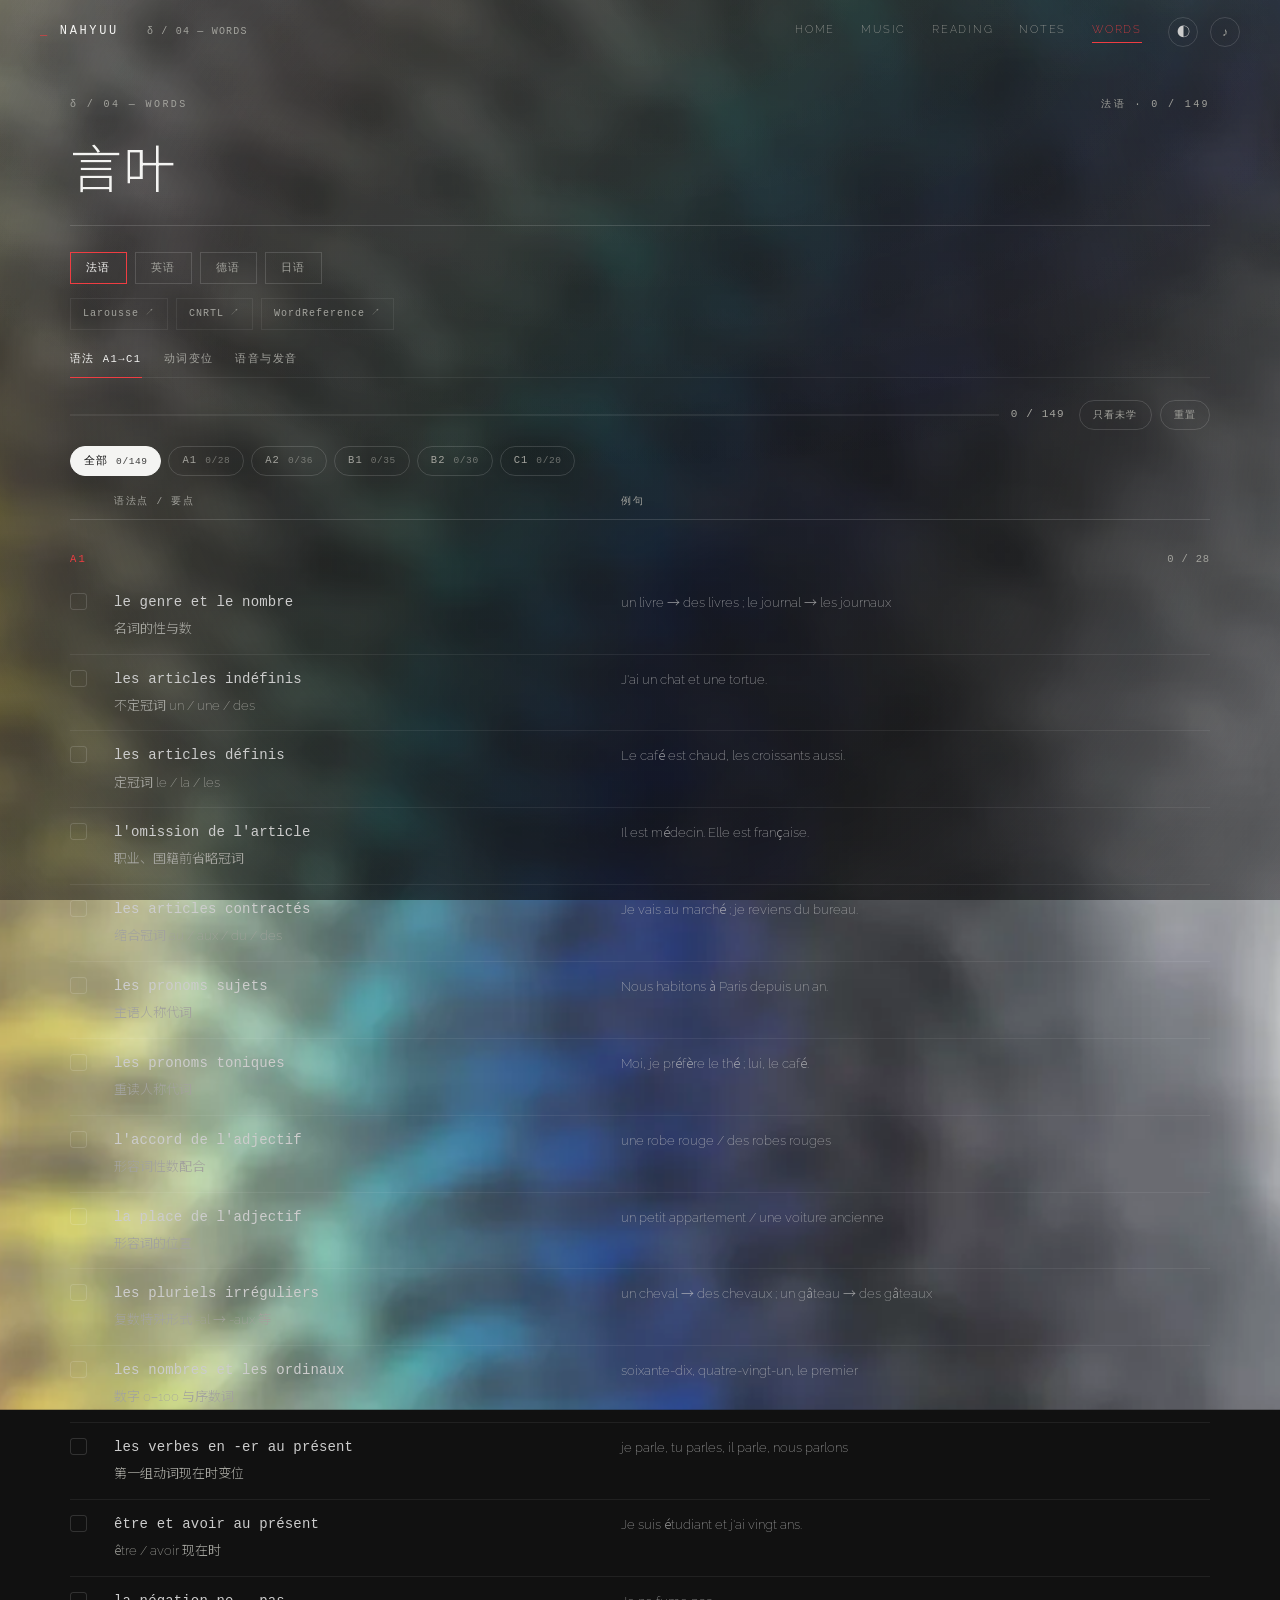
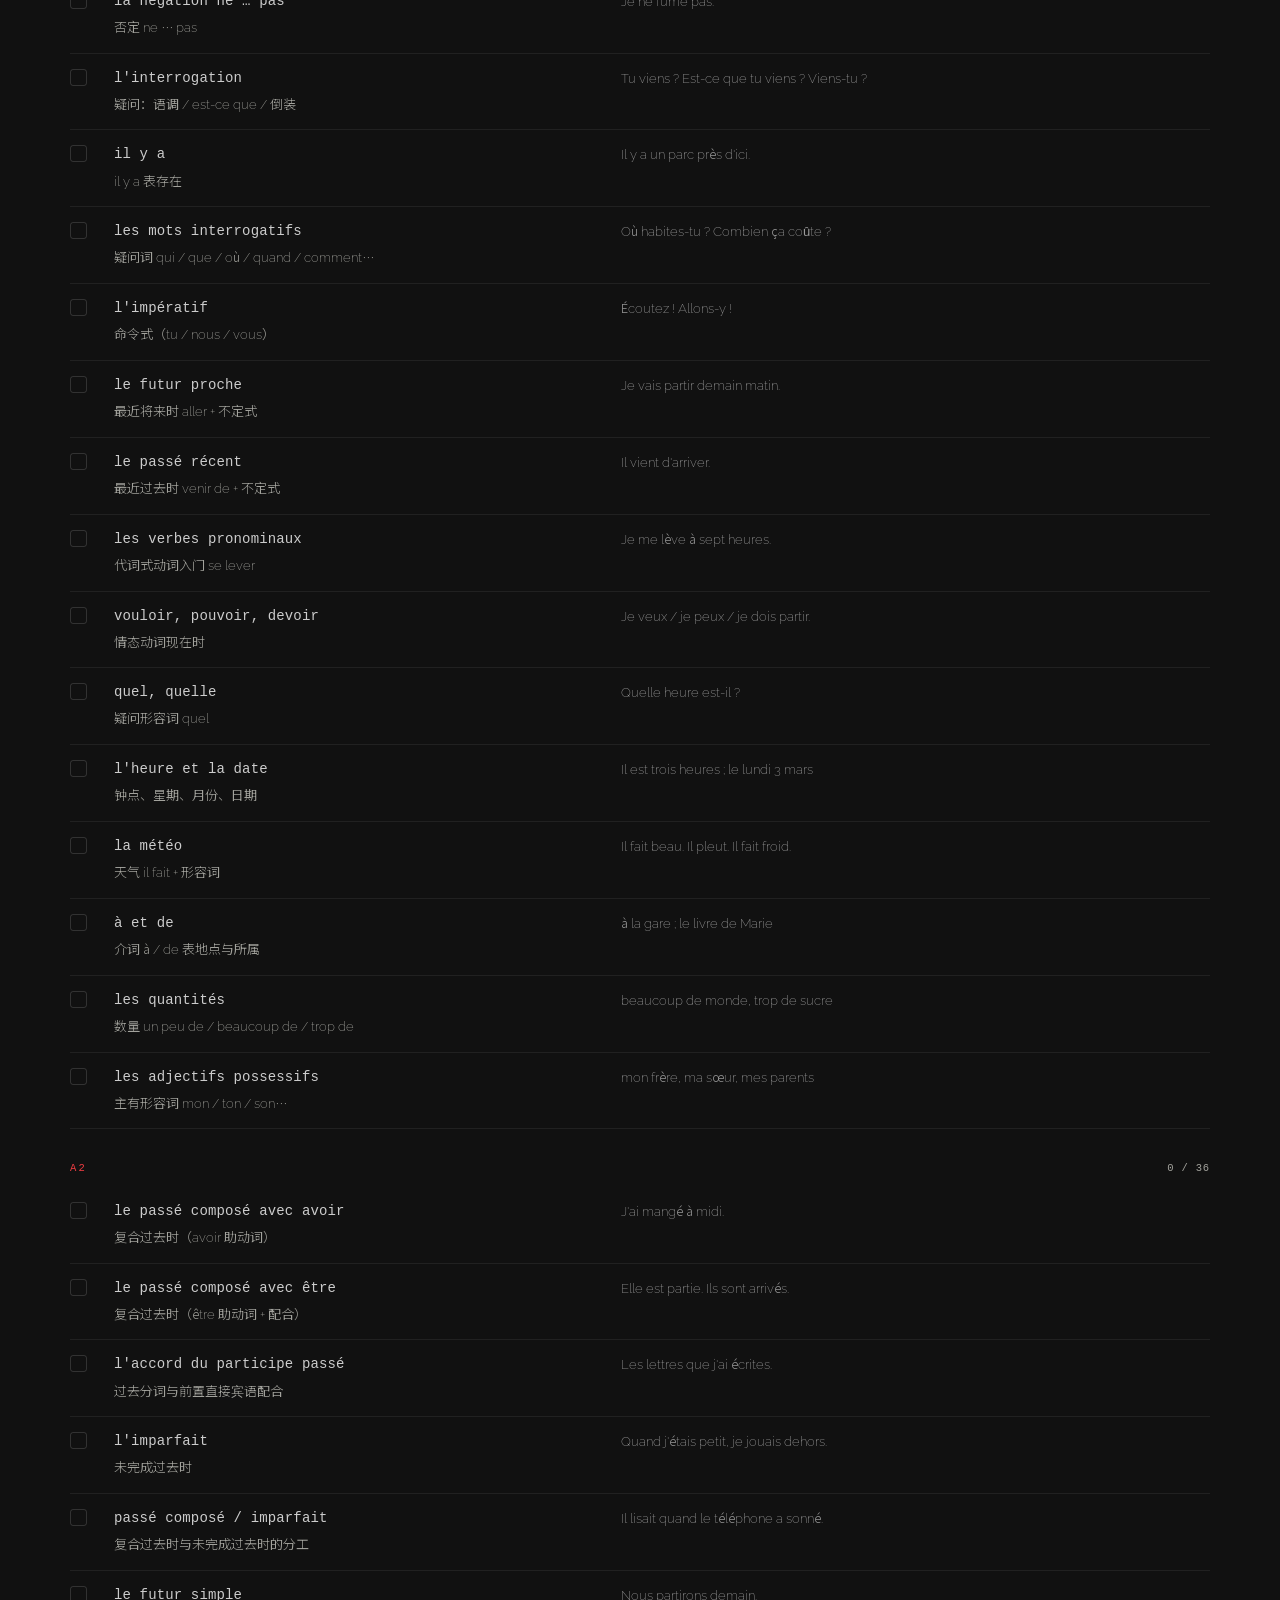
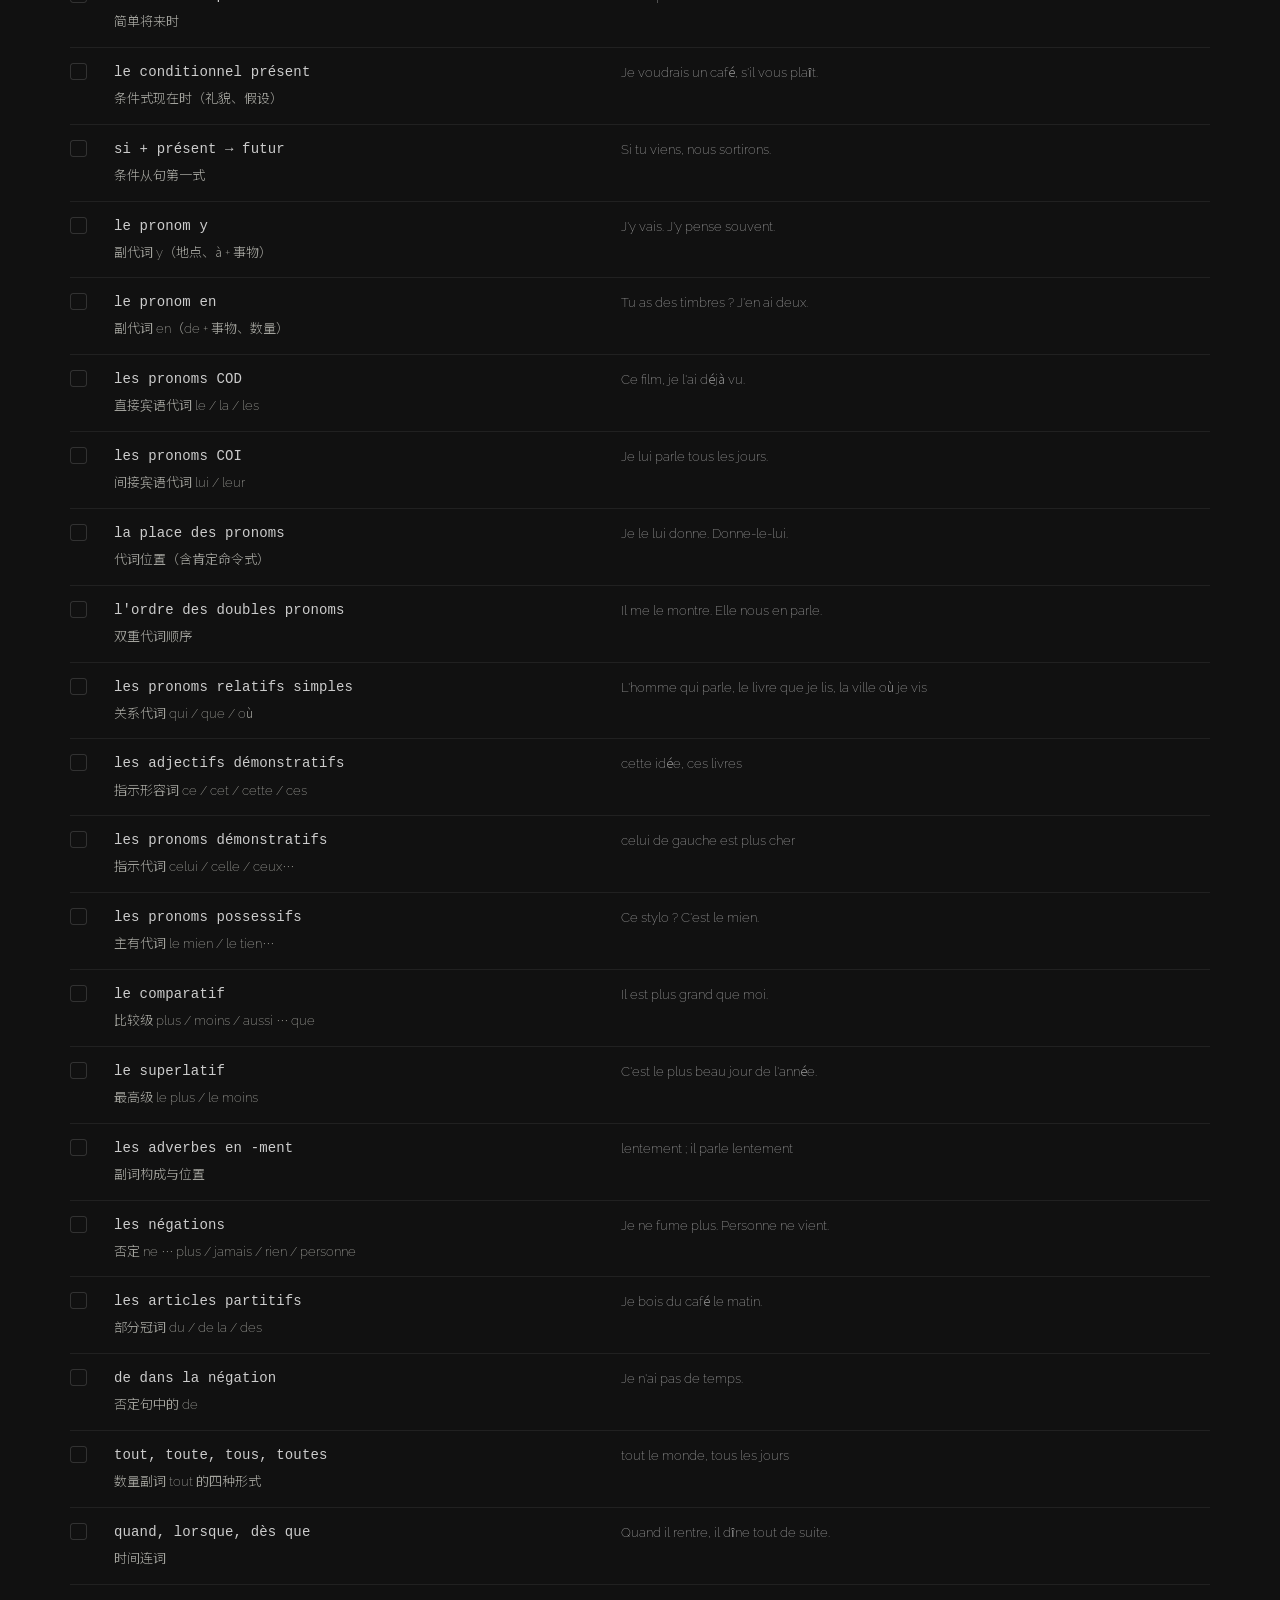
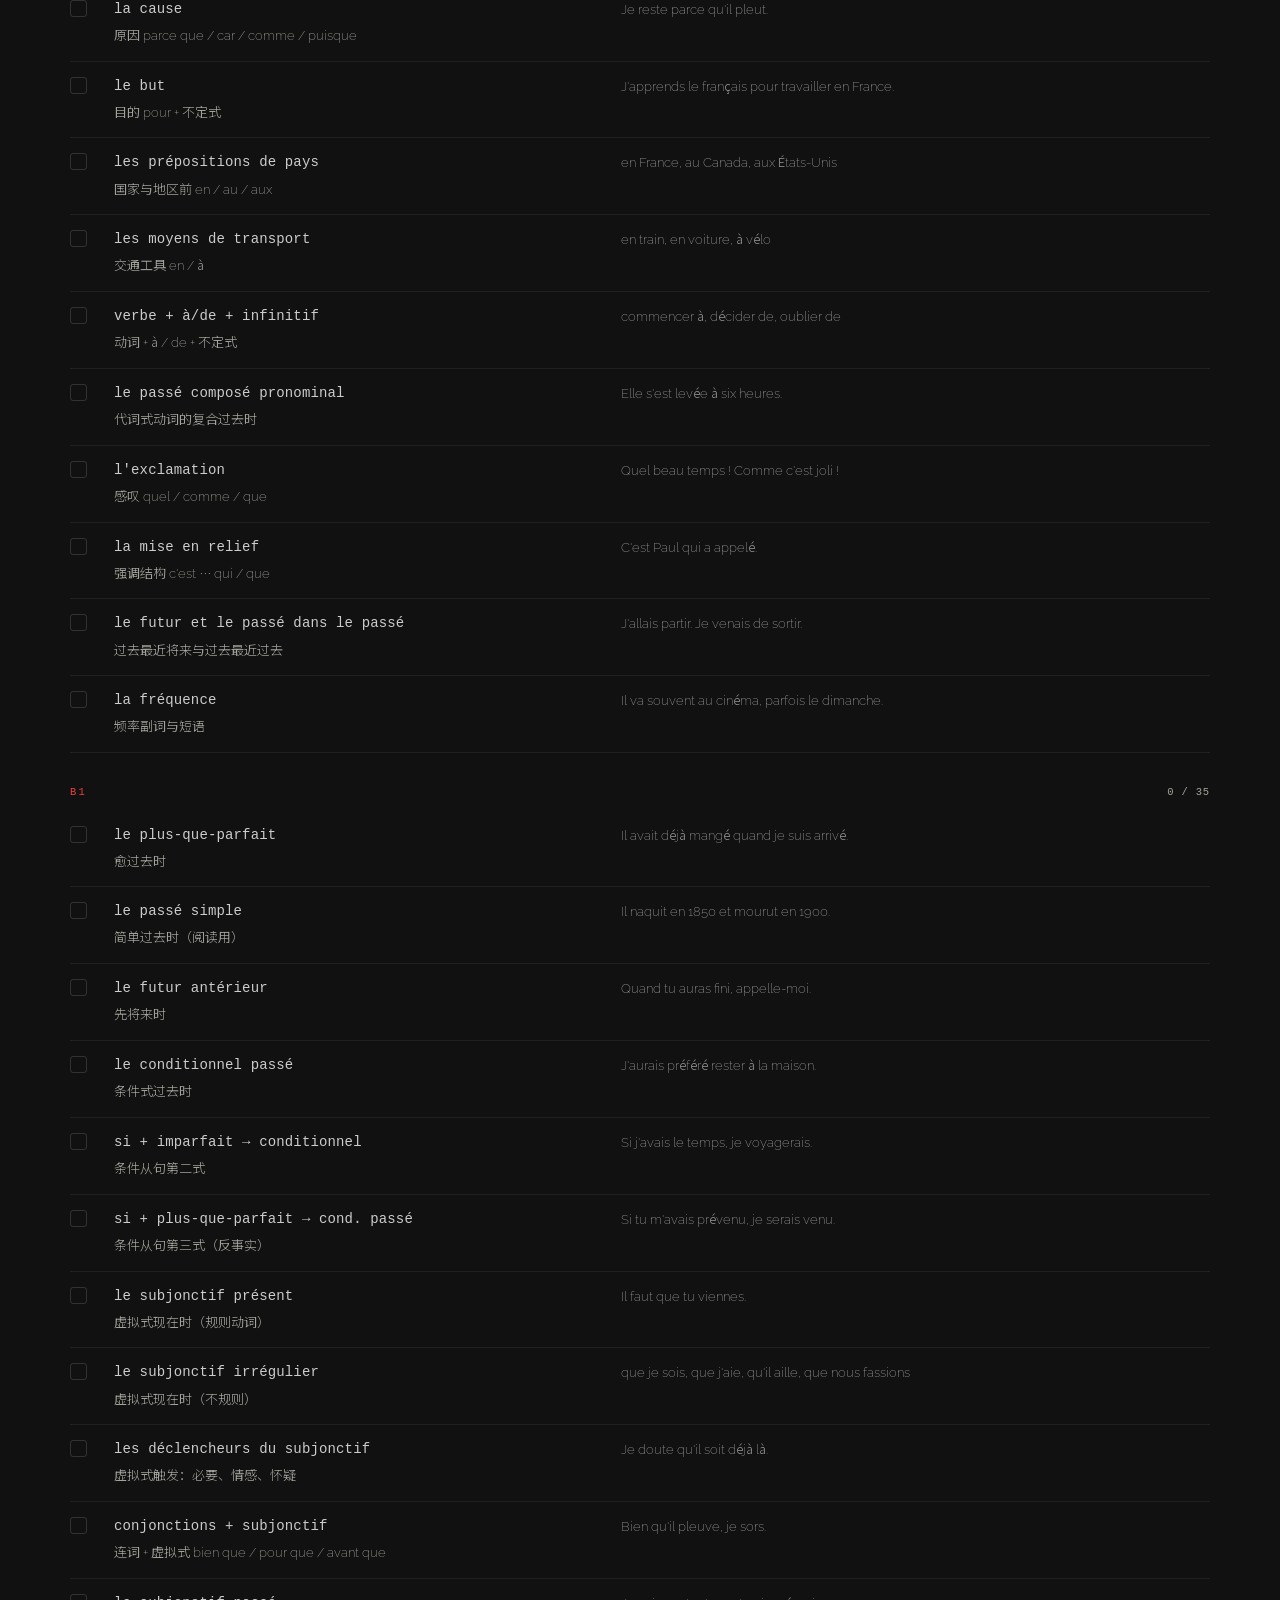
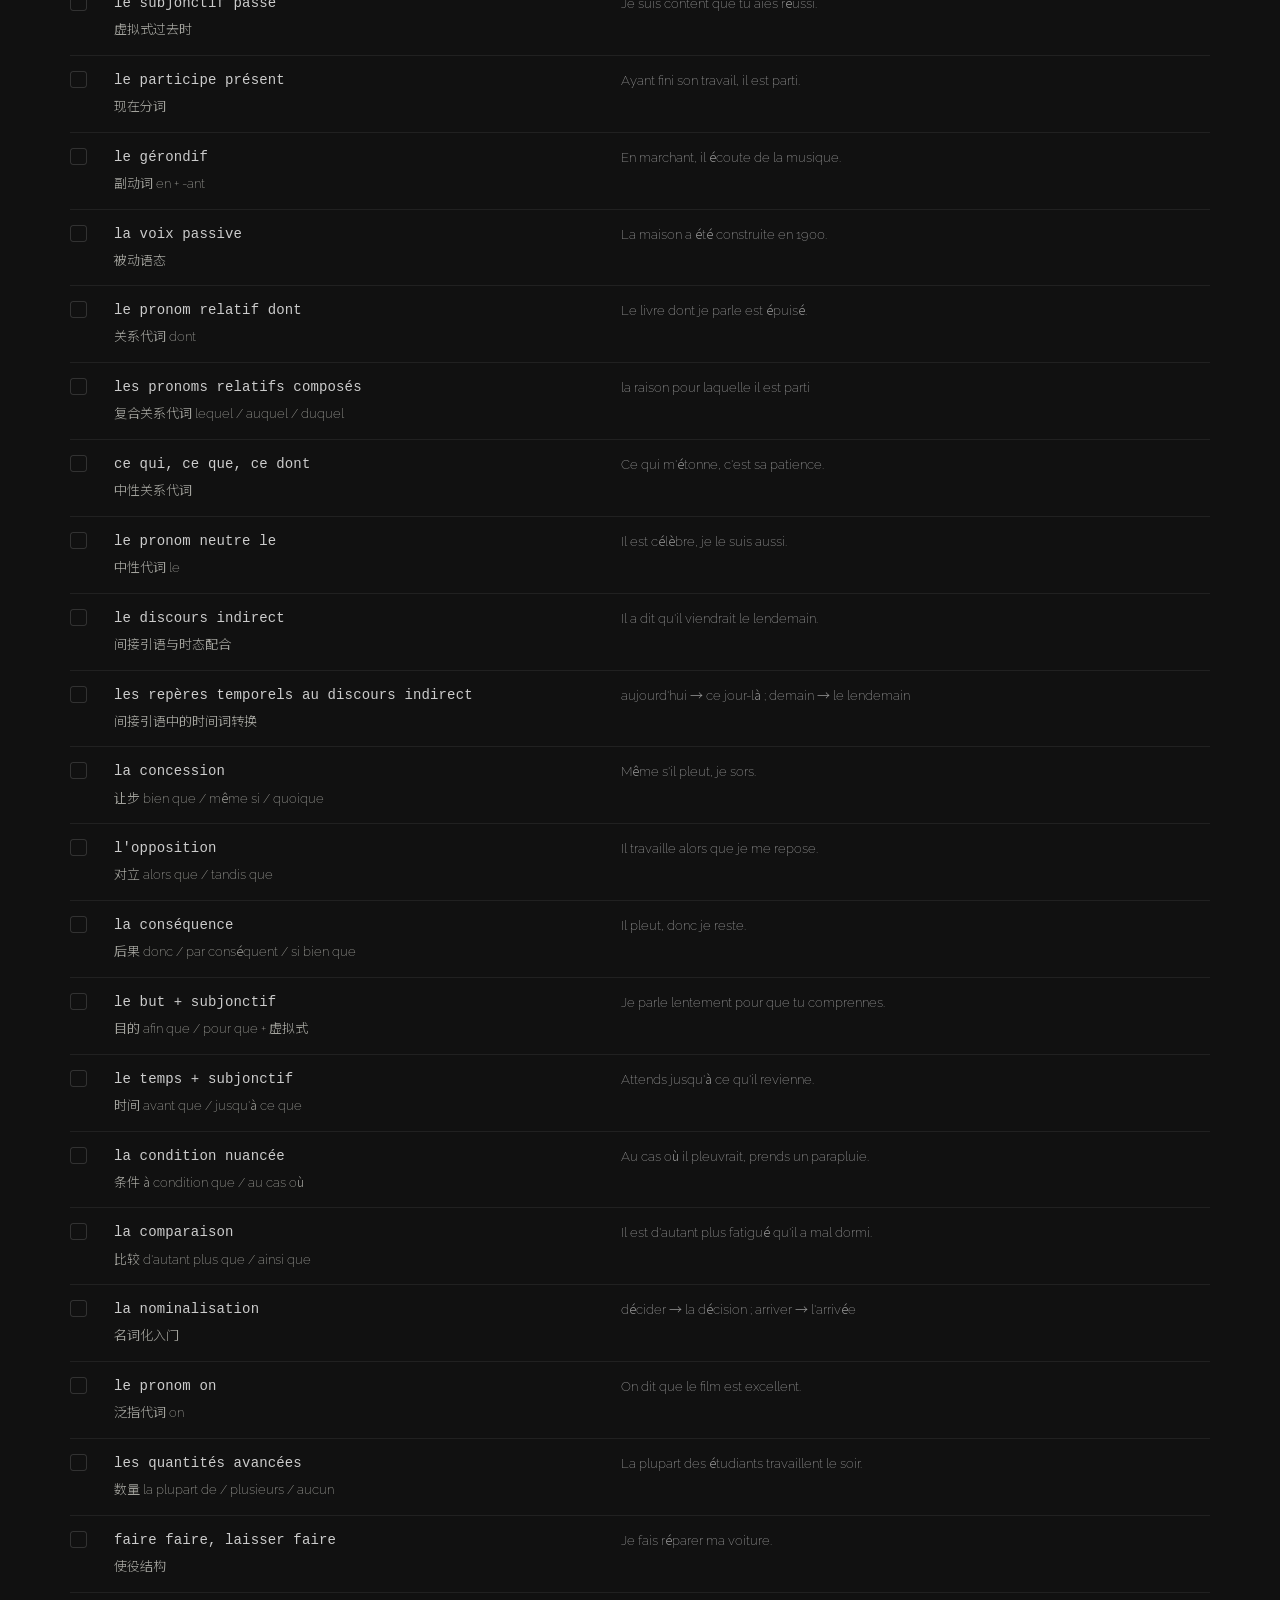
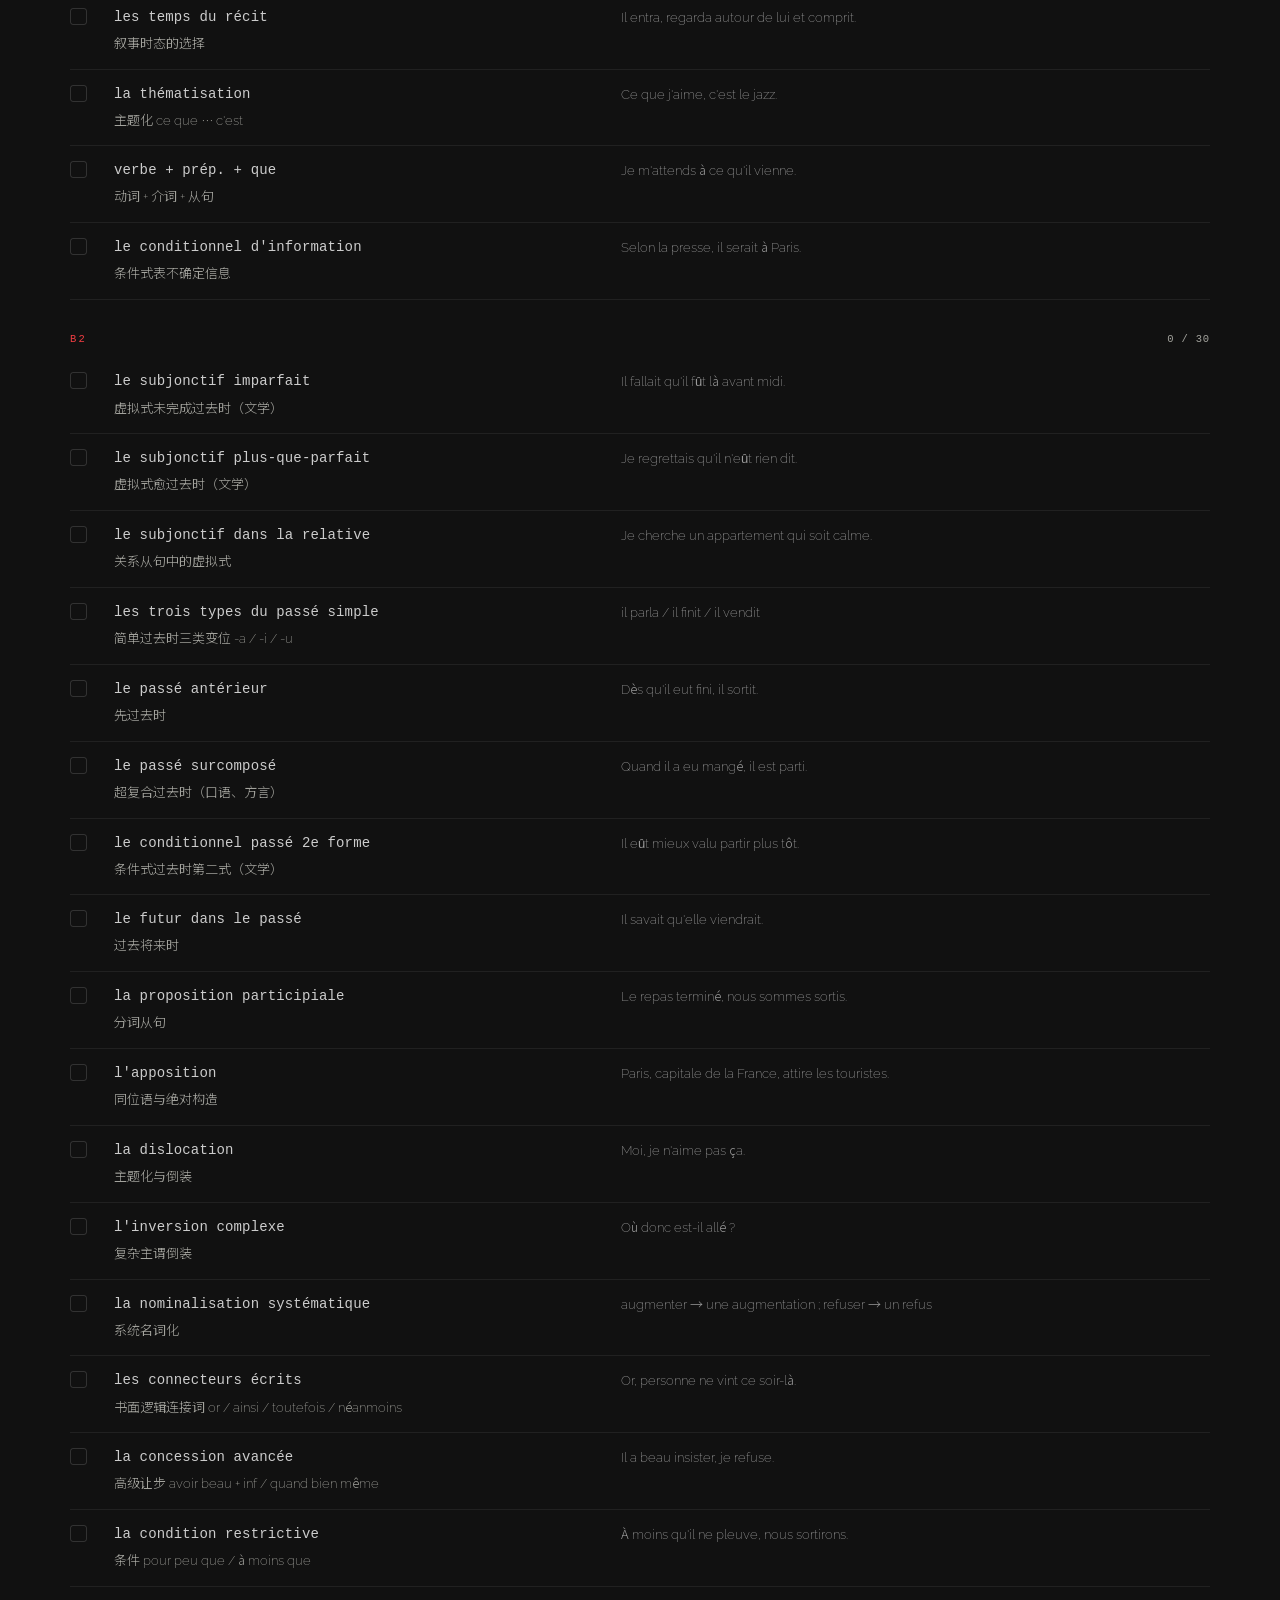
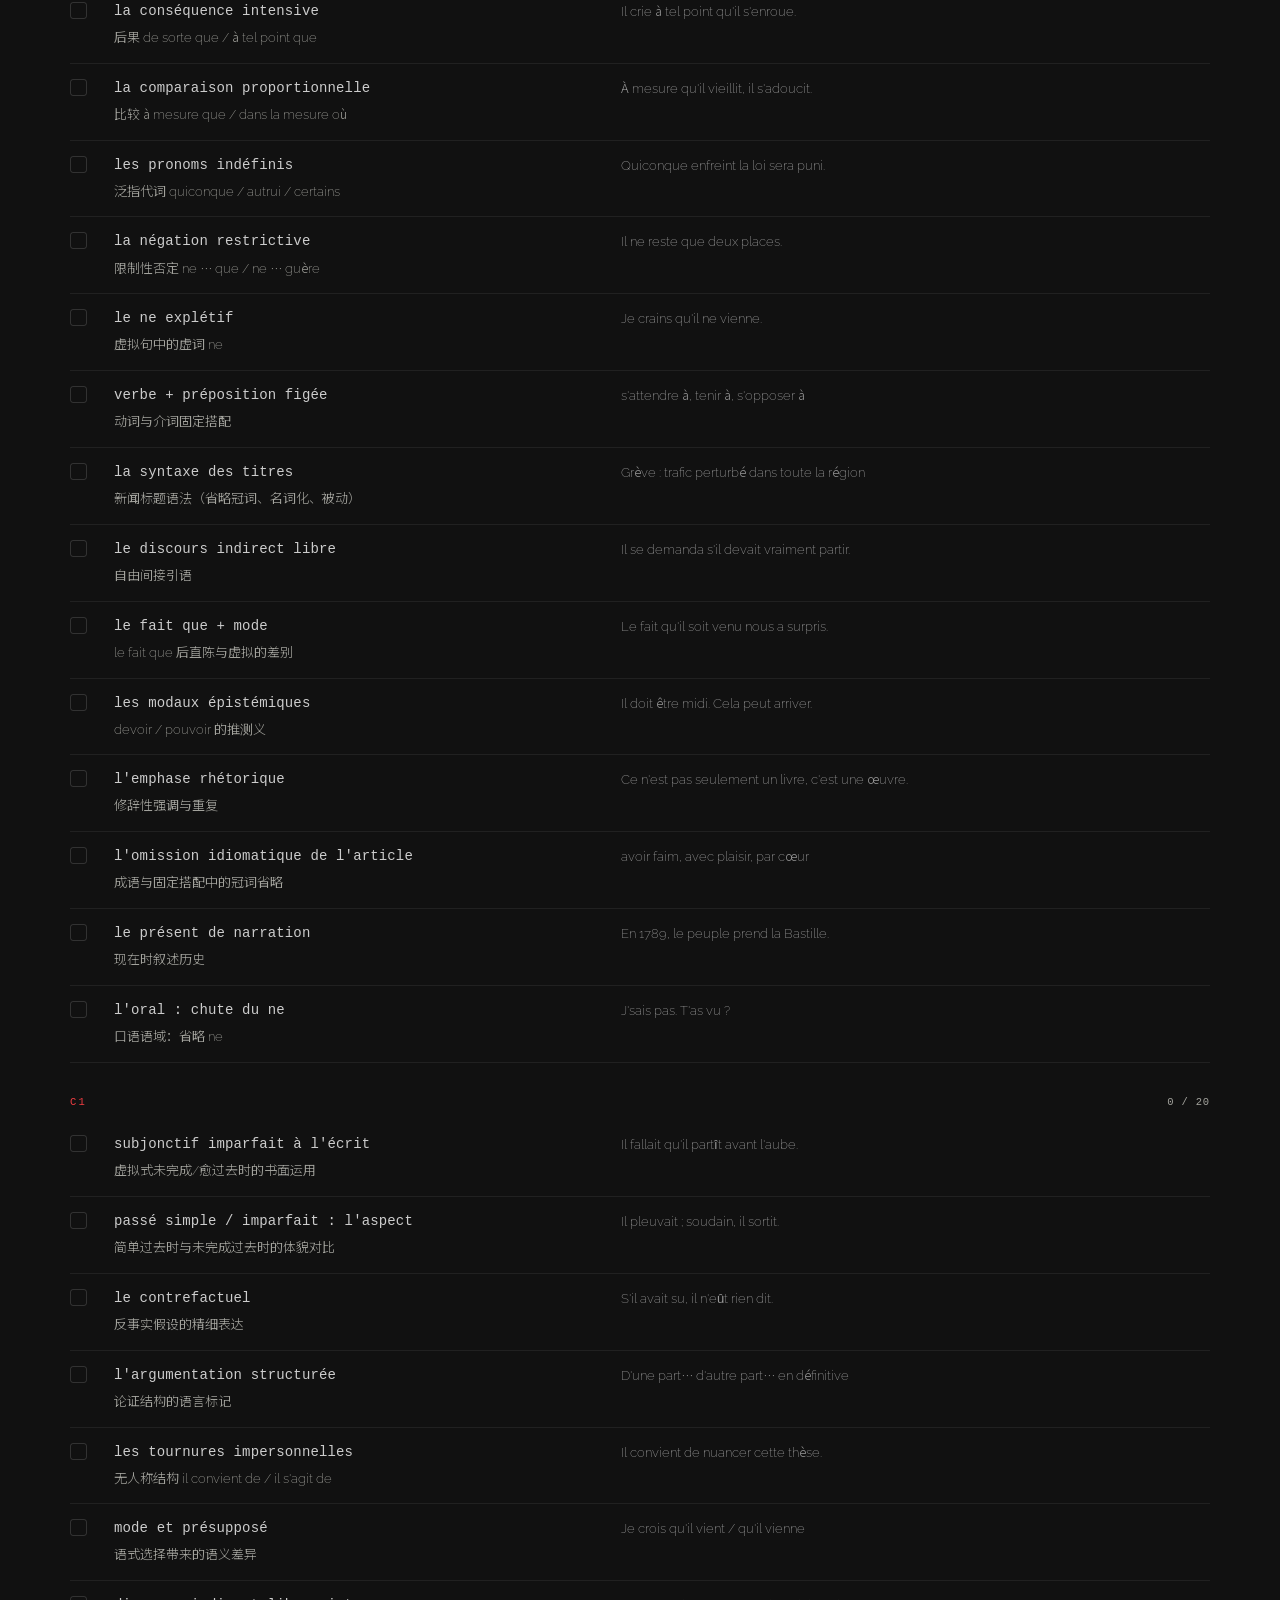
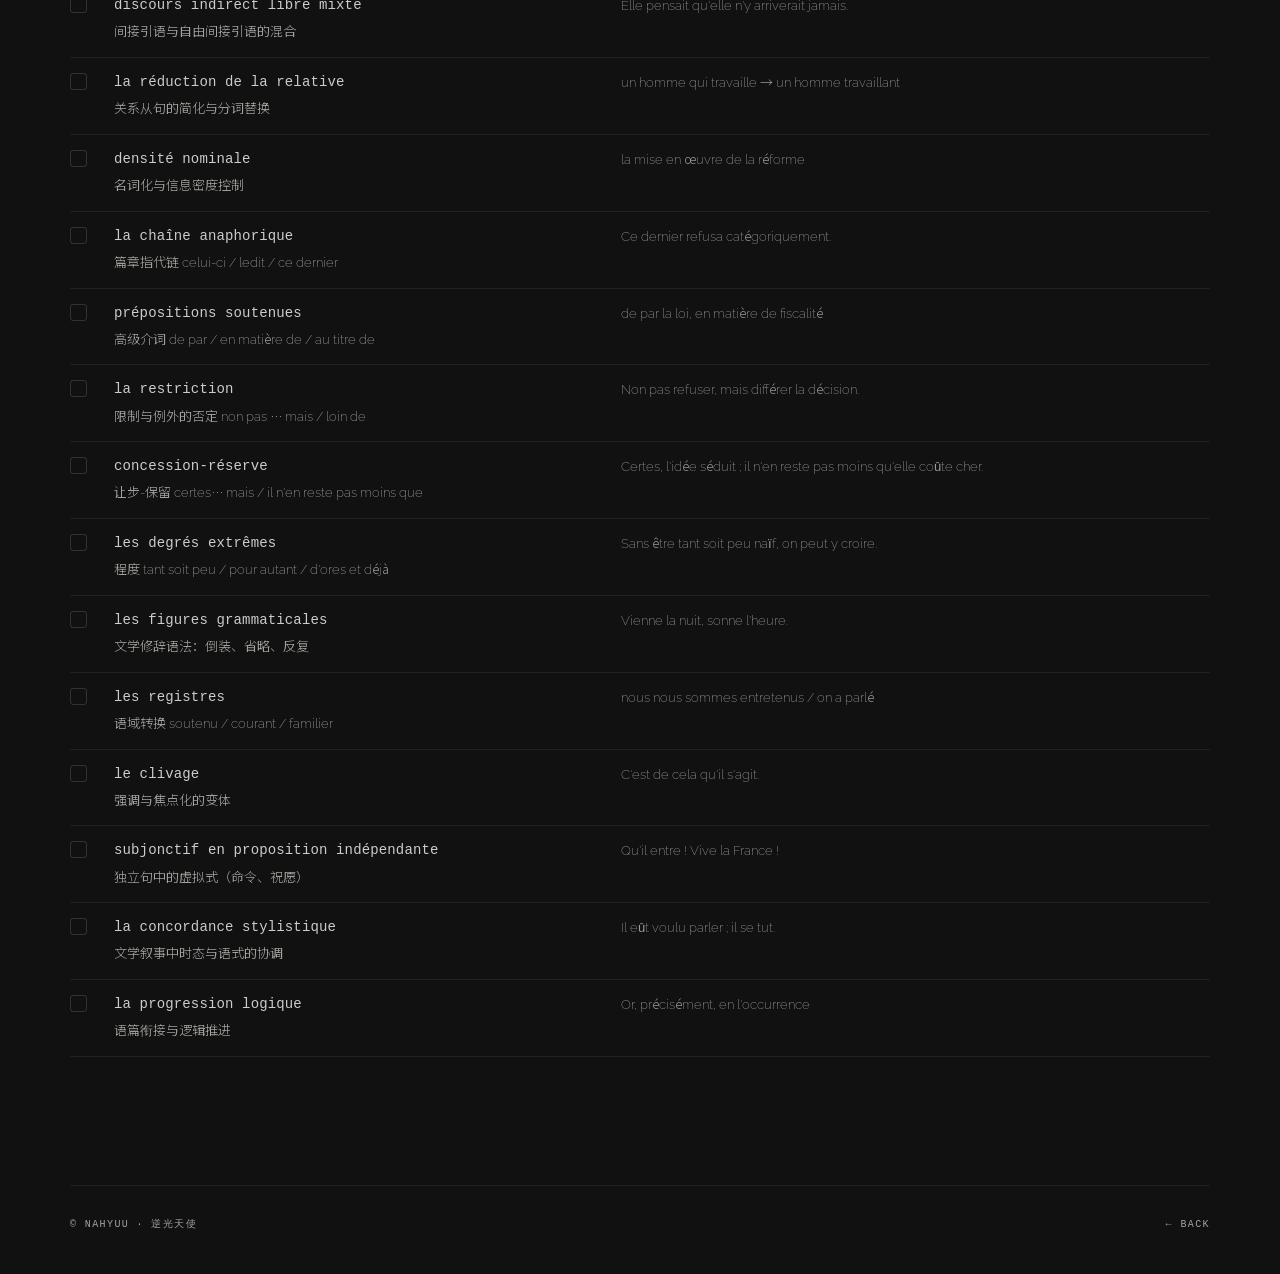
<file: yanye.html>
<!doctype html>
<html lang="zh-CN">
<head>
  <meta charset="utf-8">
  <meta name="viewport" content="width=device-width, initial-scale=1">
  <meta name="description" content="言叶：法语、英语、德语、日语的语法、词汇、变位与发音。">
  <title>言叶 — 逆光天使</title>
  <link rel="icon" href="assets/favicon.ico?v=1795795293" sizes="any">
  <link rel="icon" type="image/png" href="assets/icon-192.png?v=1795795293">
  <link rel="apple-touch-icon" href="assets/apple-touch-icon.png?v=1795795293">
  <link rel="stylesheet" href="style.css?v=1795878713">
</head>
<body>
<div class="bg-cd" aria-hidden="true">
  <picture>
    <source srcset="assets/bg-cd.webp?v=2" type="image/webp">
    <img src="assets/bg-cd.jpg?v=2" alt="" width="812" height="1080" decoding="async" loading="eager" fetchpriority="low">
  </picture>
</div>
<div class="bg-frost" aria-hidden="true"></div>


<header class="nav" id="nav">
  <a class="brand" href="index.html"><span>_</span><b>NAHYUU</b></a>
  <span class="nav-mark">δ / 04 — WORDS</span>
  <nav class="nav-links" aria-label="主导航">
    <a href="index.html">Home</a>
    <a href="music.html">Music</a>
    <a href="reading.html">Reading</a>
    <a href="fieldnotes.html">Notes</a>
    <a href="yanye.html" aria-current="page">Words</a>
      <button class="theme-toggle" id="themeToggle" type="button" aria-label="切换明暗">◐</button>
    <button class="bgm-toggle" id="bgmToggle" type="button" aria-label="背景音乐" aria-pressed="false" title="背景音乐：关">♪</button>
  </nav>
</header>

<main>
  <section class="section">
    <div class="wrap">
      <div class="section-eyebrow"><span>δ / 04 — WORDS</span><span id="yy-total">0 / 0</span></div>
      <h2 class="title">言叶</h2>
      <hr class="rule">

      <nav class="lang-tabs" id="langTabs" role="tablist" aria-label="语言">
        <button class="lang-tab on" type="button" role="tab" aria-selected="true" data-lang="fr">法语</button>
        <button class="lang-tab" type="button" role="tab" aria-selected="false" data-lang="en">英语</button>
        <button class="lang-tab" type="button" role="tab" aria-selected="false" data-lang="de">德语</button>
        <button class="lang-tab" type="button" role="tab" aria-selected="false" data-lang="ja">日语</button>
      </nav>

      <div class="dict-links" id="yy-links"></div>

      <nav class="yan-tabs" role="tablist" aria-label="言叶">
        <button class="yan-tab on" type="button" role="tab" aria-selected="true" data-tab="gram">语法 A1→C1</button>
        <button class="yan-tab" type="button" role="tab" aria-selected="false" data-tab="verb">动词变位</button>
        <button class="yan-tab" type="button" role="tab" aria-selected="false" data-tab="phon">语音与发音</button>
      </nav>

      <div class="yan-pane" data-pane="gram">
        <div class="fr-panel" id="fr-panel">
          <div class="fr-tools">
            <span class="fr-progress">
              <span class="fr-progress-bar"><i id="fr-bar"></i></span>
              <b id="fr-count">0 / 0</b>
            </span>
            <span class="fr-actions">
              <button class="fr-btn" id="fr-only" type="button" aria-pressed="false">只看未学</button>
              <button class="fr-btn" id="fr-reset" type="button">重置</button>
            </span>
          </div>
          <nav class="fr-levels" id="fr-levels" role="tablist" aria-label="级别"></nav>
          <div class="fr-table" id="fr-table"></div>
        </div>
      </div>

      <div class="yan-pane" data-pane="verb" hidden>
        <nav class="fr-levels" id="verb-pick" aria-label="动词"></nav>
        <div class="verb-scroll"><div class="verb-table" id="verb-table"></div></div>
      </div>

      <div class="yan-pane" data-pane="phon" hidden>
        <p class="fr-hint" id="phon-warn" hidden></p>
        <div class="phon-list" id="phon-list"></div>
        <div class="phon-rules" id="phon-rules"></div>
      </div>
    </div>
  </section>
</main>

<footer class="footer wrap">
  <span>© NAHYUU · 逆光天使</span>
  <a href="index.html">← BACK</a>
</footer>

<script src="router.js?v=1795795293"></script>
<script src="script.js?v=1795795293"></script>
<script src="french-data.js?v=1795865864"></script>
<script src="french-words.js?v=1795865864"></script>
<script src="french-notes.js?v=1795865864"></script>
<script src="yanye-en.js?v=2"></script>
<script src="yanye-de.js?v=2"></script>
<script src="yanye-ja.js?v=1795876343"></script>
<script src="yanye.js?v=1795876343"></script>
<script src="bgm.js?v=1795795293"></script>
</body>
</html>
</file>
<file: home.css>
@font-face {
  font-family: "Raleway";
  src: url("assets/fonts/raleway-200.woff2") format("woff2");
  font-weight: 200; font-style: normal; font-display: swap;
  unicode-range: U+0020-007E;
}
@font-face {
  font-family: "Nahyuu Sans";
  src: url("assets/fonts/nahyuu-sans.woff2") format("woff2");
  font-weight: 300; font-style: normal; font-display: swap;
}
/* ---------- Base ---------- */
:root {
  color-scheme: light;
  --bg: #f5f5f2;
  --paper: #fbfbf9;
  --ink: #171717;
  --muted: #6a6a65;
  --line: #d7d7d1;
  --soft: #eaeae5;
  --mono: "DM Mono", "SFMono-Regular", Consolas, monospace;
  --sans: "Raleway", "Nahyuu Sans", "Noto Sans SC", "PingFang SC", "Microsoft YaHei", Arial, sans-serif;
}
* { box-sizing: border-box; }
html { scroll-behavior: smooth; }
body {
  margin: 0;
  background: var(--bg);
  color: var(--ink);
  font-family: var(--sans);
  transition: background .25s, color .25s;
}
a { color: inherit; text-decoration: none; }
.page-shell { width: min(1120px, calc(100% - 64px)); margin: 0 auto; }
.topbar {
  height: 76px; display: flex; align-items: center; justify-content: space-between;
  border-bottom: 1px solid var(--line); font-family: var(--mono); font-size: 11px;
}
.wordmark { font-weight: 500; letter-spacing: .08em; }
.wordmark span { color: var(--muted); }
nav { display: flex; gap: 28px; color: var(--muted); }
nav a:hover, footer a:hover { color: var(--ink); }
.theme-toggle { border: 1px solid var(--line); background: transparent; color: var(--ink); width: 30px; height: 30px; border-radius: 50%; cursor: pointer; }

/* ---------- Hero ---------- */
.hero { min-height: 590px; padding: 88px 0 30px; display: flex; flex-direction: column; }
.eyebrow, .section-index, .hero-rule, .scroll-link, .meta-line, .entry-date, .entry-type,
.card-no, .card-foot, .project-tag, .project-status, footer {
  font-family: var(--mono); font-size: 10px; letter-spacing: .08em;
}
.eyebrow { color: var(--muted); }
.eyebrow span { margin-left: 10px; }
.hero h1 { margin: 48px 0 35px; font-size: clamp(64px, 10vw, 122px); line-height: .99; letter-spacing: -.075em; font-weight: 500; }
.hero h1 em { font-family: Georgia, serif; font-weight: 400; letter-spacing: -.085em; }
.hero-bottom { display: flex; align-items: end; justify-content: space-between; margin-top: auto; }
.intro { font-size: 14px; line-height: 2; color: var(--muted); }
.scroll-link { padding-bottom: 9px; border-bottom: 1px solid var(--ink); }
.hero-rule { display: flex; justify-content: space-between; margin-top: 45px; padding-top: 12px; border-top: 1px solid var(--line); color: var(--muted); }

/* ---------- Sections ---------- */
.section-grid { display: grid; grid-template-columns: 220px 1fr; gap: 40px; padding: 78px 0; border-top: 1px solid var(--line); }
.section-index { color: var(--muted); padding-top: 9px; }
.section-content h2 { margin: 0; font-size: clamp(30px, 4vw, 48px); line-height: 1.2; letter-spacing: -.06em; font-weight: 500; }
.about-content { max-width: 650px; }
.about-content h2 { margin-bottom: 34px; }
.about-content p { max-width: 570px; color: var(--muted); font-size: 14px; line-height: 2; }
.meta-line { display: flex; justify-content: space-between; max-width: 430px; padding: 12px 0; border-bottom: 1px solid var(--line); color: var(--muted); }
.meta-line:first-of-type { margin-top: 34px; }
.meta-line span:last-child { color: var(--ink); letter-spacing: 0; }
.section-heading { display: flex; align-items: baseline; justify-content: space-between; margin-bottom: 32px; }
.section-heading > span { color: var(--muted); font-size: 12px; }
.entry { display: grid; grid-template-columns: 120px 1fr 110px; gap: 18px; align-items: center; padding: 20px 0; border-top: 1px solid var(--line); transition: padding .2s; }
.entry:hover { padding-left: 8px; }
.entry-date, .entry-type { color: var(--muted); }
.entry-title { font-size: 15px; }
.entry-type { text-align: right; }
.small-note { color: var(--muted); font-size: 11px; margin-top: 22px; }
.collection-grid { display: grid; grid-template-columns: repeat(4, 1fr); gap: 12px; }
.collection-card { min-height: 190px; background: var(--soft); padding: 20px; display: flex; flex-direction: column; transition: background .2s, transform .2s; }
.collection-card:hover { transform: translateY(-3px); background: var(--line); }
.card-no, .card-foot { color: var(--muted); }
.card-title { font-size: clamp(20px, 1.62vw, 27px); line-height: 1.2; letter-spacing: -.045em; margin: auto 0 0; }
.card-foot { letter-spacing: 0; }
@media (max-width: 900px) { .collection-grid { grid-template-columns: repeat(2, 1fr); } }
.project-row { display: grid; grid-template-columns: 130px 1fr 110px; gap: 18px; padding: 22px 0; border-top: 1px solid var(--line); align-items: start; }
.project-tag, .project-status { color: var(--muted); }
.project-row h3 { font-size: 16px; font-weight: 500; margin: 0 0 7px; }
.project-row p { color: var(--muted); font-size: 12px; margin: 0; line-height: 1.7; }
.project-status { text-align: right; }
footer { display: flex; justify-content: space-between; gap: 15px; padding: 24px 0 34px; border-top: 1px solid var(--line); color: var(--muted); }

/* ---------- Dark mode ---------- */
body.dark {
  color-scheme: dark;
  --bg: #171717; --paper: #202020; --ink: #ededeb; --muted: #999994;
  --line: #393936; --soft: #252523;
}
body.dark .collection-card:hover { background: #33332f; }

@media (max-width: 700px) {
  .page-shell { width: min(100% - 36px, 560px); }
  .topbar { height: 64px; }
  nav { gap: 12px; font-size: 9px; }
  nav a:nth-child(2) { display: none; }
  .hero { min-height: 540px; padding-top: 76px; }
  .hero h1 { margin-top: 58px; font-size: clamp(58px, 15vw, 88px); }
  .hero-bottom { align-items: start; flex-direction: column; }
  .scroll-link { margin-top: 18px; }
  .section-grid { grid-template-columns: 1fr; gap: 26px; padding: 55px 0; }
  .section-index { padding-top: 0; }
  .entry { grid-template-columns: 88px 1fr; gap: 10px; }
  .entry-type { display: none; }
  .collection-grid { grid-template-columns: 1fr; gap: 8px; }
  .collection-card { min-height: 165px; padding: 14px; }
  .card-title { font-size: 24px; }
  .project-row { grid-template-columns: 1fr auto; gap: 10px; }
  .project-row > div { grid-column: 1 / -1; grid-row: 2; }
  .project-status { grid-column: 2; grid-row: 1; }
  footer { flex-direction: column; font-size: 9px; }
}

/* ---------- 背景：缓慢漂移的 CD 照片 + 磨砂覆盖层 ----------
   照片的饱和度 / 亮度已经烘进图片里，不再用运行时 filter；
   实色底和中心亮斑合成在同一条 background 里，少一个全屏图层。 */
.bg-cd {
  position: fixed; left: 50%; top: 50%; width: 150vmax; height: 150vmax;
  margin: -75vmax 0 0 -75vmax; z-index: -2; pointer-events: none;
}
.bg-cd img {
  width: 100%; height: 100%; object-fit: cover; display: block; opacity: 1;
}

/* 缓慢漂移：96 秒一轮。150vmax 的尺寸余量足够，最大 1.07 倍也不会露边。 */
@keyframes bg-drift {
  0%   { transform: scale(1.00) translate3d(0, 0, 0) rotate(0deg); }
  22%  { transform: scale(1.045) translate3d(-1.7%, -1.1%, 0) rotate(.5deg); }
  48%  { transform: scale(1.07) translate3d(1.1%, 1.5%, 0) rotate(-.4deg); }
  74%  { transform: scale(1.035) translate3d(1.6%, -1.5%, 0) rotate(.35deg); }
  100% { transform: scale(1.00) translate3d(0, 0, 0) rotate(0deg); }
}
.bg-cd {
  animation: bg-drift 96s cubic-bezier(.37, .01, .63, 1) infinite;
  will-change: transform;
  backface-visibility: hidden;
}
@media (prefers-reduced-motion: reduce) {
  .bg-cd { animation: none; }
}
.bg-frost {
  position: fixed; inset: 0; z-index: -1; pointer-events: none;
  background:
    radial-gradient(74% 112% at 50% 42%,
      rgba(251, 251, 249, .60) 0%,
      rgba(251, 251, 249, .60) 44%,
      rgba(251, 251, 249, .48) 60%,
      rgba(251, 251, 249, .30) 76%,
      rgba(251, 251, 249, .12) 90%,
      rgba(251, 251, 249, 0) 100%),
    linear-gradient(rgba(249, 249, 247, .38), rgba(249, 249, 247, .38));
}
body.dark .bg-cd img { opacity: .85; }
body.dark .bg-frost {
  background:
    radial-gradient(74% 112% at 50% 42%,
      rgba(10, 10, 11, .60) 0%,
      rgba(10, 10, 11, .60) 44%,
      rgba(10, 10, 11, .48) 60%,
      rgba(10, 10, 11, .30) 76%,
      rgba(10, 10, 11, .12) 90%,
      rgba(10, 10, 11, 0) 100%),
    linear-gradient(rgba(10, 10, 11, .30), rgba(10, 10, 11, .30));
}

/* 背景音乐按钮 */
.bgm-toggle {
  width: 30px; height: 30px; border: 1px solid var(--line); border-radius: 50%;
  background: transparent; color: var(--muted); cursor: pointer; font-size: 12px; line-height: 1;
  transition: background .2s, color .2s, border-color .2s;
}
.bgm-toggle:hover { color: var(--ink); border-color: var(--ink); }
.bgm-toggle.is-on { color: #fff; background: #ef3d42; border-color: #ef3d42; }

html.nav-busy { cursor: progress; }
</file>
<file: style.css>
/* =========================================================================
   逆光天使 — 视觉语言取自 kyojintachi.k2cee.com
   深底、细衬线般轻的标题、红色强调 (#ef3d42)、封面网格 + 悬停上浮
   ========================================================================= */

/* ---------- 字体：自托管，取自 k2cee 的 Raleway ExtraLight + 思源黑体 Light ---------- */
@font-face {
  font-family: "Raleway";
  src: url("assets/fonts/raleway-200.woff2") format("woff2");
  font-weight: 200; font-style: normal; font-display: swap;
  unicode-range: U+0020-007E;
}
@font-face {
  font-family: "Nahyuu Sans";
  src: url("assets/fonts/nahyuu-sans.woff2") format("woff2");
  font-weight: 300; font-style: normal; font-display: swap;
}

:root {
  --bg: #111111;
  --bg-2: #0c0c0c;
  --ink: #cccccc;
  --ink-strong: #f4f4f2;
  --muted: #a3a39d;
  --line: rgba(255, 255, 255, .14);
  --line-soft: rgba(255, 255, 255, .07);
  --soft: #1b1b1b;
  --accent: #ef3d42;
  --light: "Raleway", "Nahyuu Sans", "Noto Sans SC", "PingFang SC", "Microsoft YaHei", sans-serif;
  --sans: "Raleway", "Nahyuu Sans", "Noto Sans SC", "PingFang SC", "Microsoft YaHei", Arial, sans-serif;
  --mono: ui-monospace, "SFMono-Regular", Consolas, monospace;
  --nav-h: 64px;
  color-scheme: dark;
}

body.white_ver {
  --bg: #f5f5f5;
  --bg-2: #ededed;
  --ink: #3a3a3a;
  --ink-strong: #161616;
  --muted: #6b6b66;
  --line: rgba(0, 0, 0, .16);
  --line-soft: rgba(0, 0, 0, .07);
  --soft: #e7e7e3;
  color-scheme: light;
}

* { box-sizing: border-box; }
html { scroll-behavior: smooth; -webkit-text-size-adjust: 100%; }
body {
  margin: 0;
  background: var(--bg);
  color: var(--ink);
  font-family: var(--sans);
  font-weight: 300;
  line-height: 1.75;
  transition: background .3s, color .3s;
  -webkit-font-smoothing: antialiased;
}
/* 深色底上的一层极弱的中心光，模拟 k2cee 的底图 */
body::before {
  content: "";
  position: fixed; inset: 0; pointer-events: none; z-index: 0;
  background: radial-gradient(120% 90% at 50% 0%, rgba(255, 255, 255, .045), transparent 60%);
}
body.white_ver::before { background: none; }

a { color: inherit; text-decoration: none; }
img { display: block; }
::selection { background: var(--accent); color: #fff; }

.wrap { width: min(1140px, calc(100% - 96px)); margin: 0 auto; position: relative; z-index: 1; }

/* ---------- 顶部固定导航 ---------- */
.nav {
  position: fixed; top: 0; left: 0; right: 0; height: var(--nav-h); z-index: 100;
  display: flex; align-items: center; gap: 28px;
  padding: 0 40px;
  background: transparent;
  transition: background .3s, border-color .3s;
  border-bottom: 1px solid transparent;
}
/* 不用 backdrop-filter：固定在顶上的实时模糊要跟着每一帧滚动重算，
   集显和手机上直接把滚动拖成幻灯片。换成高不透明度实底，观感几乎没差。 */
.nav.solid {
  background: color-mix(in srgb, var(--bg) 95%, transparent);
  border-bottom-color: var(--line-soft);
}
.brand {
  font-family: var(--mono); font-size: 12px; letter-spacing: .22em;
  color: var(--ink-strong); display: flex; align-items: center; gap: 10px;
  white-space: nowrap;
}
.brand b { font-weight: 400; }
.brand span { color: var(--accent); }
.nav-links { display: flex; gap: 26px; margin-left: auto; align-items: center; }
.nav-links a {
  font-family: var(--sans); font-size: 11px; font-weight: 500;
  letter-spacing: .16em; text-transform: uppercase; color: var(--muted);
  padding-bottom: 3px; border-bottom: 1px solid transparent;
  transition: color .2s, border-color .2s;
}
.nav-links a:hover { color: var(--ink-strong); }
.nav-links a[aria-current="page"] { color: var(--accent); border-bottom-color: var(--accent); }
.theme-toggle {
  width: 30px; height: 30px; border: 1px solid var(--line); border-radius: 50%;
  background: transparent; color: var(--ink); cursor: pointer; font-size: 13px; line-height: 1;
  transition: background .2s, color .2s, border-color .2s;
}
.theme-toggle:hover { background: var(--ink-strong); color: var(--bg); border-color: var(--ink-strong); }
.nav-mark { font-family: var(--mono); font-size: 10px; color: var(--muted); letter-spacing: .12em; }

/* ---------- 版块骨架 ---------- */
.section { padding: 96px 0 88px; border-top: 1px solid var(--line-soft); }
.section:first-of-type { border-top: 0; }
.section-eyebrow {
  font-family: var(--mono); font-size: 10px; letter-spacing: .24em;
  color: var(--muted); margin-bottom: 26px;
  display: flex; justify-content: space-between; gap: 20px;
}
.title {
  font-family: var(--light); font-weight: 300;
  font-size: clamp(30px, 4.6vw, 52px); line-height: 1.15;
  letter-spacing: .01em; color: var(--ink-strong); margin: 0 0 12px;
}
.title em { font-style: normal; color: var(--accent); }
.rule { height: 1px; background: var(--line); margin: 26px 0 0; border: 0; }
.lede { max-width: 640px; color: var(--muted); font-size: 14px; line-height: 2; margin: 26px 0 0; }

/* ---------- 首页 ---------- */
.hero {
  display: flex; flex-direction: column;
  padding: calc(var(--nav-h) + 40px) 0 40px; position: relative;
}
.hero .hero-inner {
  flex: 1; display: flex; flex-direction: column; justify-content: center;
  min-height: calc(100svh - var(--nav-h) - 80px); position: relative; text-align: center;
}
.hero h1 {
  font-family: var(--light); font-weight: 200; color: var(--ink-strong);
  font-size: clamp(56px, 12vw, 148px); line-height: .98; letter-spacing: .02em;
  margin: 28px 0 18px;
}
.hero .sub {
  font-family: var(--sans); font-size: 12px; letter-spacing: .48em;
  text-transform: uppercase; color: var(--muted); margin: 0 0 52px;
}
.hero .epigraph {
  margin: 0 auto; max-width: 520px; color: var(--muted);
  font-size: 13px; line-height: 2.4;
}
.hero .epigraph strong { color: var(--ink); font-weight: 400; }
.hero-foot {
  position: absolute; left: 0; right: 0; bottom: 0;
  display: flex; justify-content: space-between; align-items: flex-end;
  font-family: var(--mono); font-size: 10px; letter-spacing: .14em; color: var(--muted);
}
.scroll-cue { display: inline-flex; flex-direction: column; align-items: center; gap: 10px; }
.scroll-cue i {
  width: 1px; height: 46px; background: var(--line);
  animation: cue 2.4s ease-in-out infinite;
}
@keyframes cue { 0%, 100% { opacity: .2; } 50% { opacity: .9; } }

/* 收藏入口（编号卡片，呼应 k2cee 的 01/02/03 索引） */
.entries { display: grid; grid-template-columns: repeat(auto-fit, minmax(240px, 1fr)); gap: 1px; background: var(--line-soft); border: 1px solid var(--line-soft); }
.entry {
  background: var(--bg); padding: 34px 30px 30px; position: relative;
  transition: background .25s, transform .25s;
}
.entry:hover { background: var(--soft); transform: translateY(-3px); }
.entry .no {
  font-family: var(--mono); font-size: 10px; letter-spacing: .2em; color: var(--muted);
  display: block; margin-bottom: 40px;
}
.entry .name {
  font-family: var(--light); font-weight: 300; font-size: 28px; line-height: 1.25;
  color: var(--ink-strong); margin: 0 0 6px;
}
.entry .cn { font-size: 13px; color: var(--muted); letter-spacing: .32em; margin: 0 0 22px; }
.entry .desc { font-size: 12px; color: var(--muted); line-height: 1.9; }
.entry .arrow { position: absolute; right: 26px; top: 30px; color: var(--muted); font-size: 14px; transition: color .2s, transform .2s; }
.entry:hover .arrow { color: var(--accent); transform: translate(2px, -2px); }
.entry.is-open .arrow::after { content: ""; }

/* ---------- 两栏说明 ---------- */
.split { display: grid; grid-template-columns: 220px 1fr; gap: 60px; align-items: start; }
.split .label {
  font-family: var(--mono); font-size: 10px; letter-spacing: .2em; color: var(--muted);
  text-transform: uppercase; padding-top: 6px;
}
.split .body { max-width: 660px; }
.split .body p { color: var(--muted); font-size: 14px; line-height: 2.1; margin: 0 0 20px; }
.split .body p:last-child { margin-bottom: 0; }
.split .body h3 { font-family: var(--light); font-weight: 300; font-size: 24px; color: var(--ink-strong); margin: 0 0 18px; }

/* ---------- 工具条 ---------- */
.toolbar {
  display: flex; flex-wrap: wrap; gap: 14px 18px; align-items: center;
  margin: 40px 0 0; padding-bottom: 18px; border-bottom: 1px solid var(--line-soft);
  font-family: var(--mono); font-size: 10px; letter-spacing: .12em;
}
.search {
  font-family: var(--mono); font-size: 12px; color: var(--ink);
  background: transparent; border: 0; border-bottom: 1px solid var(--line);
  padding: 0 2px; height: 30px; width: 200px; max-width: 100%; outline: none; letter-spacing: .04em;
}
.search::placeholder { color: var(--muted); letter-spacing: .12em; }
.search:focus { border-bottom-color: var(--accent); }
.chip, .select {
  font: inherit; color: var(--muted); background: transparent;
  border: 1px solid var(--line); padding: 0 18px; height: 38px; line-height: 36px;
  font-size: 13px; color: var(--ink);
  display: inline-flex; align-items: center; cursor: pointer;
  text-transform: uppercase; letter-spacing: .14em;
  transition: color .2s, border-color .2s, background-color .2s;
}
.select { appearance: none; border-radius: 0; padding-right: 14px; width: 150px; text-overflow: ellipsis; }
.chip:hover, .select:hover { color: var(--ink-strong); border-color: var(--ink-strong); }
.chip.on { color: #fff; background: var(--accent); border-color: var(--accent); }
body.white_ver .chip.on { color: #fff; }
.count { margin-left: auto; color: var(--muted); }
.toolbar .sep { flex: 1 1 100%; height: 0; }

/* ---------- 封面网格（k2cee 的 thumbnails） ---------- */
.grid {
  display: grid; align-items: start; grid-template-columns: repeat(4, minmax(0, 1fr)); gap: 26px;
  padding: 44px 0 10px;
}
@media (max-width: 1000px) { .grid { grid-template-columns: repeat(3, minmax(0, 1fr)); gap: 20px; } }
@media (max-width: 640px)  { .grid { grid-template-columns: repeat(2, minmax(0, 1fr)); gap: 16px; } }

.card {
  display: block; min-width: 0; max-width: 100%; contain: layout;
  padding: 16px 14px 4px; transition: background .3s, transform .3s;
}
.card:hover { background: rgba(0, 0, 0, .3); }
body.white_ver .card:hover { background: rgba(0, 0, 0, .06); }
.card:hover .cover { transform: translateY(-5px); }
.cover {
  display: block; position: relative; aspect-ratio: 1 / 1; background: var(--soft);
  overflow: hidden; transition: transform .3s ease-in-out;
  box-shadow: 0 18px 40px -26px rgba(0, 0, 0, .9);
}
.cover img { width: 100%; height: 100%; object-fit: cover; transition: transform .5s ease; }
.card:hover .cover img { transform: scale(1.03); }
.cover.fallback img { display: none; }
.cover.fallback::after {
  content: attr(data-title); position: absolute; inset: 0; margin: 14px; padding: 18px;
  display: flex; align-items: center; justify-content: center; text-align: center;
  font-family: var(--mono); font-size: 11px; line-height: 1.7; color: var(--muted);
  border: 1px solid var(--line);
}
.card h4 {
  font-family: var(--sans); font-size: 14px; font-weight: 400; line-height: 1.6;
  margin: 16px 0 4px; color: var(--accent); min-height: 3.2em;
  display: -webkit-box; -webkit-line-clamp: 2; -webkit-box-orient: vertical; overflow: hidden;
}
.card:hover h4 { color: var(--ink-strong); }
.card h6 {
  font-family: var(--mono); font-size: 11px; font-weight: 400; letter-spacing: .04em;
  color: var(--muted); margin: 0 0 2px;
  white-space: nowrap; overflow: hidden; text-overflow: ellipsis;
}
.card .detail-line {
  font-size: 11px; color: var(--muted); line-height: 1.8; margin: 8px 0 0;
  display: -webkit-box; -webkit-line-clamp: 2; -webkit-box-orient: vertical; overflow: hidden;
}
.card .hair { height: 1px; background: var(--line-soft); margin-top: 14px; }
.card .progress { height: 2px; background: var(--line); margin-top: 12px; }
.card .progress i { display: block; height: 100%; background: var(--accent); }
.card .badge {
  position: absolute; left: 0; bottom: 0; padding: 2px 8px;
  font-family: var(--mono); font-size: 9px; letter-spacing: .1em;
  color: #fff; background: rgba(0, 0, 0, .72);
}

.more { text-align: center; padding: 26px 0 0; }
.more button {
  font-family: var(--mono); font-size: 10px; letter-spacing: .2em; text-transform: uppercase;
  color: var(--ink); background: transparent; border: 1px solid var(--line);
  padding: 11px 22px; cursor: pointer; transition: background-color .2s, color .2s, border-color .2s;
}
.more button:hover { background: var(--ink-strong); color: var(--bg); border-color: var(--ink-strong); }
.empty {
  padding: 70px 0; text-align: center; color: var(--muted);
  font-family: var(--mono); font-size: 11px; letter-spacing: .14em; line-height: 2.2;
}

/* ---------- 阅读页：仿 k2cee「関連書籍」四列书墙 ---------- */
.stack-tools {
  display: flex; flex-wrap: wrap; align-items: center; gap: 14px 22px;
  margin: 44px 0 0; padding-bottom: 16px; border-bottom: 1px solid var(--line-soft);
  font-family: var(--mono); font-size: 12px; letter-spacing: .14em;
}
.stack-tools .select {
  height: 30px; line-height: 30px; padding: 0 18px 0 2px;
  border: 0; border-bottom: 1px solid var(--line); border-radius: 0;
  font-family: var(--mono); font-size: 11px; letter-spacing: .12em;
  background: transparent url("data:image/svg+xml;utf8,<svg xmlns='http://www.w3.org/2000/svg' width='8' height='6'><path d='M0 .5l4 4.5 4-4.5' fill='none' stroke='%23888' stroke-width='1'/></svg>") no-repeat right 3px center;
}
.stack-tools .select:hover { border-bottom-color: var(--ink-strong); }

/* 分类索引：细字 mono，横排，无边框 */
.group-nav {
  display: flex; flex-wrap: wrap; gap: 4px 24px;
  margin: 18px 0 0; padding: 0;
  font-family: var(--mono); font-size: 11px; letter-spacing: .12em;
}
.group-nav button {
  font: inherit; letter-spacing: inherit; color: var(--muted);
  background: none; border: 0; border-bottom: 1px solid transparent;
  padding: 0 0 3px; cursor: pointer; transition: color .2s, border-color .2s;
}
.group-nav button:hover { color: var(--ink-strong); border-bottom-color: var(--accent); }
.group-nav em { font-style: normal; margin-left: 6px; font-size: 9.5px; color: var(--accent); opacity: .75; }

/* 四列封面网格 */
.stack {
  display: grid; grid-template-columns: repeat(4, minmax(0, 1fr));
  column-gap: 30px; row-gap: 30px;
  width: 100%; margin: 32px 0 0; align-items: stretch;
}
.group-head {
  grid-column: 1 / -1;
  display: flex; justify-content: space-between; align-items: baseline;
  margin: 44px 0 0; padding-bottom: 14px; border-bottom: 1px solid var(--line);
  font-family: var(--mono); font-size: 12px; letter-spacing: .2em; color: var(--ink);
}
.group-head:first-child { margin-top: 20px; }

/* 单卡：封面 / 书名 / 作者 / 简介，悬停上浮 + 暗底（k2cee 的 hover_moveTop） */
.book {
  display: flex; flex-direction: column; height: 100%; min-width: 0;
  contain: layout; margin: 0 -12px; padding: 14px 12px 18px;
  border-bottom: 1px solid var(--line-soft);
  transition: background .3s ease;
}
.book:hover { background: rgba(0, 0, 0, .3); }
body.white_ver .book:hover { background: rgba(0, 0, 0, .05); }

.book-cover {
  display: block; width: 100%; aspect-ratio: 3 / 4; overflow: hidden;
  background: var(--soft); border: 1px solid rgba(0, 0, 0, .62);
  box-shadow: 0 22px 40px -32px rgba(0, 0, 0, .95);
  transition: transform .38s ease-in-out;
}
body.white_ver .book-cover { border-color: rgba(0, 0, 0, .14); }
.book-cover img { width: 100%; height: 100%; object-fit: cover; display: block; }
.book:hover .book-cover { transform: translateY(-5px); }
.book-cover.none { display: none; }

.book-main { min-width: 0; display: block; }

.book h4 {
  font-family: var(--sans); font-weight: 400; font-size: 16px;
  line-height: 1.5; letter-spacing: .005em; color: var(--ink-strong);
  margin: 14px 0 0; min-height: 3.1em;
  display: -webkit-box; -webkit-line-clamp: 2; -webkit-box-orient: vertical; overflow: hidden;
  overflow-wrap: anywhere; word-break: break-word;
  transition: color .25s ease;
}
.book:hover h4 { color: var(--accent); }

.book-meta {
  display: block; margin: 7px 0 0;
  font-family: var(--mono); font-size: 10.5px; letter-spacing: .07em; color: var(--muted);
  white-space: nowrap; overflow: hidden; text-overflow: ellipsis;
}
.book-meta .dot { margin: 0 .55em; opacity: .5; }
.book-meta em { font-style: normal; color: var(--accent); opacity: .8; }

.book-note {
  margin: 9px 0 0; padding: 0;
  color: var(--muted); font-size: 11.5px; line-height: 1.95; letter-spacing: .01em;
  text-align: left; overflow-wrap: anywhere;
  display: -webkit-box; -webkit-line-clamp: 5; -webkit-box-orient: vertical; overflow: hidden;
}

@media (max-width: 1060px) {
  .stack { grid-template-columns: repeat(3, minmax(0, 1fr)); column-gap: 24px; row-gap: 26px; }
}
@media (max-width: 760px) {
  .stack { grid-template-columns: repeat(2, minmax(0, 1fr)); column-gap: 14px; row-gap: 20px; margin-top: 24px; }
  .book { margin: 0 -8px; padding: 10px 8px 14px; }
  .book h4 { font-size: 13.5px; min-height: 0; margin-top: 10px; }
  .book-meta { font-size: 9.5px; margin-top: 5px; }
  .book-note { font-size: 10.5px; line-height: 1.85; -webkit-line-clamp: 3; margin-top: 6px; }
  .group-head { font-size: 11px; margin-top: 30px; }
}

/* ---------- 详情页（k2cee 的单页书介） ---------- */
.detail { padding: calc(var(--nav-h) + 28px) 0 40px; }
.detail-top {
  display: flex; align-items: center; justify-content: space-between;
  padding-bottom: 16px; border-bottom: 1px solid var(--line-soft);
  font-family: var(--mono); font-size: 10px; letter-spacing: .14em; color: var(--muted);
}
.back {
  display: inline-flex; align-items: center; gap: 12px; color: var(--ink);
  font-family: var(--mono); font-size: 10px; letter-spacing: .18em; text-transform: uppercase;
}
.back i {
  width: 34px; height: 34px; display: inline-flex; align-items: center; justify-content: center;
  border: 1px solid var(--line); border-radius: 50%; font-style: normal; font-size: 16px;
  transition: color .2s, background-color .2s, border-color .2s;
}
.back:hover i { background: var(--ink-strong); color: var(--bg); border-color: var(--ink-strong); }

.detail-body { padding: 64px 0 30px; text-align: center; }
.detail-no {
  font-family: var(--mono); font-size: 10px; letter-spacing: .2em; color: var(--muted);
  margin-bottom: 34px;
}
.detail-cover {
  display: block; width: min(360px, 74vw); aspect-ratio: 1 / 1; margin: 0 auto;
  background: var(--soft); position: relative; overflow: hidden;
  box-shadow: 0 40px 70px -40px rgba(0, 0, 0, .95);
  transition: transform .35s;
}
.detail-cover:hover { transform: translateY(-5px); }
.detail-cover img { width: 100%; height: 100%; object-fit: cover; }
.detail-cover.fallback img { display: none; }
.detail-cover.fallback::after {
  content: attr(data-title); position: absolute; inset: 0; margin: 18px; padding: 24px;
  display: flex; align-items: center; justify-content: center; text-align: center;
  font-family: var(--mono); font-size: 12px; line-height: 1.8; color: var(--muted);
  border: 1px solid var(--line);
}
.detail-title {
  font-family: var(--light); font-weight: 300; font-size: clamp(24px, 3.4vw, 38px);
  line-height: 1.3; color: var(--accent); margin: 44px 0 12px;
}
.detail-title a:hover { color: var(--ink-strong); }
.detail-meta {
  font-family: var(--mono); font-size: 11px; letter-spacing: .1em; color: var(--muted);
  display: flex; justify-content: center; gap: 14px; flex-wrap: wrap;
}
.detail-meta .dot { opacity: .45; }
.detail-note { max-width: 560px; margin: 28px auto 0; text-align: left; color: var(--muted); font-size: 13px; line-height: 2.1; }

/* 曲目表 */
.tracks { max-width: 620px; margin: 60px auto 0; text-align: left; }
.tracks-head {
  font-family: var(--mono); font-size: 10px; letter-spacing: .2em; color: var(--muted);
  text-transform: uppercase; padding-bottom: 10px; border-bottom: 1px solid var(--line);
  display: flex; justify-content: space-between;
}
.track {
  display: grid; grid-template-columns: 30px 1fr auto; gap: 14px; align-items: baseline;
  padding: 12px 8px; border-bottom: 1px solid var(--line-soft);
  font-size: 13px; color: var(--ink); transition: background .2s, color .2s, padding .2s;
}
.track:hover { background: var(--soft); color: var(--ink-strong); padding-left: 14px; }
.track .no { font-family: var(--mono); font-size: 10px; color: var(--muted); }
.track .name small { display: block; font-family: var(--mono); font-size: 10px; color: var(--muted); margin-top: 2px; }
.track .dur { font-family: var(--mono); font-size: 10px; color: var(--muted); }
.track.is-liked .name::after { content: "♥"; font-family: var(--mono); font-size: 9px; color: var(--accent); margin-left: 8px; vertical-align: middle; }

/* 左右翻页箭头（k2cee 的 previousPage / nextPage） */
.side-nav {
  position: fixed; top: 50%; transform: translateY(-50%); z-index: 60;
  width: 34px; height: 54px; display: flex; align-items: center; justify-content: center;
  color: var(--muted); font-size: 15px; transition: color .2s, background .2s;
  background: rgba(0, 0, 0, .35);
}
.side-nav:hover { color: var(--ink-strong); background: rgba(0, 0, 0, .6); }
.side-nav.prev { left: 0; }
.side-nav.next { right: 0; }
@media (max-width: 900px) { .side-nav { display: none; } }

/* ---------- 页脚 ---------- */
.footer {
  border-top: 1px solid var(--line-soft); margin-top: 40px;
  padding: 30px 0 40px;
  display: flex; flex-wrap: wrap; gap: 12px 30px; justify-content: space-between; align-items: center;
  font-family: var(--mono); font-size: 10px; letter-spacing: .14em; color: var(--muted);
}
.footer a:hover { color: var(--accent); }

/* ---------- 进场 ---------- */
.reveal { opacity: 0; transform: translateY(18px); transition: opacity .8s ease, transform .8s ease; }
.reveal.in { opacity: 1; transform: none; }
@media (prefers-reduced-motion: reduce) {
  .reveal { opacity: 1; transform: none; transition: none; }
  .scroll-cue i { animation: none; }
}

/* ---------- 移动 ---------- */
@media (max-width: 760px) {
  body { overflow-x: hidden; }
  .wrap { width: calc(100% - 36px); }
  .nav { padding: 0 18px; gap: 14px; }
  .nav { padding: 0 16px; gap: 12px; }
  .nav-links { gap: 11px; }
  .theme-toggle + .bgm-toggle { margin-left: -4px; }
  .nav-links a { font-size: 9.5px; letter-spacing: .08em; }
  .nav-mark, .brand b { display: none; }
  .section { padding: calc(var(--nav-h) + 26px) 0 56px; }
  .hero { padding-top: calc(var(--nav-h) + 40px); }
  .hero .sub { letter-spacing: .3em; }
  .hero .epigraph { font-size: 12px; }
  .hero-foot { bottom: 26px; font-size: 9px; }
  .split { grid-template-columns: 1fr; gap: 20px; }
  .entries { grid-template-columns: 1fr; }
  .entry .no { margin-bottom: 22px; }
  .detail-body { padding: 44px 0 20px; }
  .detail-title { margin-top: 32px; }
  .toolbar { font-size: 9px; gap: 10px; }
  .search { width: 100%; }
  .count { margin-left: 0; }
  .footer { flex-direction: column; align-items: flex-start; }
}

/* ---------- 记录页 ---------- */
.note-groups { margin-top: 46px; }
.note-group { margin-bottom: 54px; }
.note-label {
  display: flex; justify-content: space-between; align-items: baseline;
  padding-bottom: 12px; margin-bottom: 4px; border-bottom: 1px solid var(--line);
  font-family: var(--mono); font-size: 10px; letter-spacing: .16em;
  color: var(--accent); text-transform: uppercase;
}
.note-label span { color: var(--muted); letter-spacing: .08em; }
.note-row {
  display: flex; align-items: baseline; justify-content: space-between;
  gap: 16px;
  padding: 16px 0; border-bottom: 1px solid var(--line-soft);
  color: var(--ink); text-decoration: none;
  transition: padding-left .25s ease, color .2s ease;
}
a.note-row:hover { padding-left: 6px; color: var(--ink-strong); }
a.note-row:hover .note-name { color: var(--accent); }
.note-no {
  flex: 0 0 24px; font-family: var(--mono); font-size: 9.5px;
  letter-spacing: .1em; color: var(--muted); opacity: .5;
}
.note-ico { display: inline-flex; align-items: center; justify-content: center; width: 18px; height: 18px; margin-right: 12px; flex: 0 0 auto; opacity: .9; }
.note-ico img { width: 16px; height: 16px; object-fit: contain; display: block; }
a.note-row:hover .note-ico { opacity: 1; }
.note-name { font-size: 14px; line-height: 1.9; transition: color .2s; margin-right: auto; }
.note-desc {
  font-size: 12px; line-height: 1.9; color: var(--muted); letter-spacing: .02em;
  text-align: right; white-space: nowrap; overflow: hidden; text-overflow: ellipsis;
}
.note-arrow { font-family: var(--mono); font-size: 11px; color: var(--muted); text-align: right; }

@media (max-width: 640px) {
  .note-row { padding: 13px 0; gap: 12px; }
  .note-no { flex-basis: 20px; }
  .note-name { font-size: 13.5px; }
  .note-desc { font-size: 11px; max-width: 48%; white-space: normal; }
}

/* 唱片墙：1:1 封面，悬停浮出乐评 */
.disks {
  display: grid; grid-template-columns: repeat(4, minmax(0, 1fr));
  column-gap: 26px; row-gap: 34px; margin: 26px 0 0;
}
.disk { position: relative; display: block; min-width: 0; text-decoration: none; color: inherit; }
.disk:focus-visible { outline: 1px solid var(--accent); outline-offset: 6px; }
.disk-cover {
  display: block; position: relative; width: 100%; aspect-ratio: 1 / 1;
  overflow: hidden; background: var(--soft);
  border: 1px solid rgba(0, 0, 0, .62);
  box-shadow: 0 22px 40px -32px rgba(0, 0, 0, .95);
  transition: transform .38s ease-in-out;
}
body.white_ver .disk-cover { border-color: rgba(0, 0, 0, .14); }
.disk-cover img { width: 100%; height: 100%; object-fit: cover; display: block; transition: opacity .3s ease; }
.disk:hover .disk-cover { transform: translateY(-5px); }
.disk:hover .disk-cover img { opacity: .4; }

.disk-note {
  position: absolute; z-index: 6; top: -5px; left: 0; right: 0;
  display: block; max-height: min(430px, 72vh); overflow: auto; overscroll-behavior: contain;
  padding: 14px 14px 0; border: 1px solid var(--line);
  background: rgba(9, 9, 11, .96);
  font-size: 11px; line-height: 1.95; letter-spacing: .01em; color: rgba(232, 230, 226, .92);
  opacity: 0; visibility: hidden; transform: translateY(-4px);
  transition: opacity .22s ease, transform .22s ease, visibility .22s;
}
body.white_ver .disk-note { background: rgba(247, 246, 244, .97); color: rgba(24, 24, 26, .9); border-color: rgba(0, 0, 0, .16); }
.disk:hover .disk-note, .disk:focus-visible .disk-note { opacity: 1; visibility: visible; transform: none; }
.disk-note p { margin: 0 0 9px; }
.disk-note::-webkit-scrollbar { width: 3px; height: 3px; }
.disk-note::-webkit-scrollbar-thumb { background: rgba(255, 255, 255, .22); }
body.white_ver .disk-note::-webkit-scrollbar-thumb { background: rgba(0, 0, 0, .22); }
.disk-note::-webkit-scrollbar-track { background: transparent; }
.disk-note { scrollbar-width: thin; scrollbar-color: rgba(255, 255, 255, .2) transparent; }

.disk-title {
  margin: 13px 0 0; font-family: var(--sans); font-weight: 400;
  font-size: 14px; line-height: 1.55; color: var(--ink-strong);
  display: -webkit-box; -webkit-line-clamp: 2; -webkit-box-orient: vertical; overflow: hidden;
  overflow-wrap: anywhere; transition: color .2s ease;
}
.disk:hover .disk-title { color: var(--accent); }
.disk-meta {
  display: block; margin: 5px 0 0;
  font-family: var(--mono); font-size: 9.5px; letter-spacing: .07em; color: var(--muted);
  white-space: nowrap; overflow: hidden; text-overflow: ellipsis;
}
.disk-meta .dot { margin: 0 .5em; opacity: .5; }

@media (max-width: 1060px) {
  .disks { grid-template-columns: repeat(3, minmax(0, 1fr)); column-gap: 20px; row-gap: 28px; }
}
@media (max-width: 760px) {
  .disks { grid-template-columns: repeat(2, minmax(0, 1fr)); column-gap: 14px; row-gap: 22px; }
  .disk-title { font-size: 13px; margin-top: 10px; }
  .disk:hover .disk-cover { transform: none; }
  .disk:hover .disk-cover img { opacity: 1; }
  .disk-note {
    position: static; max-height: none; margin: 8px 0 0; padding: 0; border: 0;
    background: none; opacity: 1; visibility: visible; transform: none;
    font-size: 10.5px; line-height: 1.85; color: var(--muted);
    display: -webkit-box; -webkit-line-clamp: 4; -webkit-box-orient: vertical; overflow: hidden;
  }
}

/* ---------- 背景：静止的 CD 照片 + 磨砂覆盖层 ----------
   两层全是 fixed，等于给合成器压了两整屏的图层；这里合成一层：
   磨砂的实色底和中心暗影写在同一条 background 里（多层背景），
   ::after 那一层省掉，滚动时少一次全屏合成。照片的饱和度 / 亮度已经烘进图里，
   不再用运行时 filter —— 150vmax 的大图做滤镜会额外占一大张显存纹理。 */
.bg-cd {
  position: fixed; left: 50%; top: 50%; width: 150vmax; height: 150vmax;
  margin: -75vmax 0 0 -75vmax; z-index: -2; pointer-events: none;
}
.bg-cd img {
  width: 100%; height: 100%; object-fit: cover; display: block; opacity: 1;
}

/* 底图极慢漂移：96 秒一轮，缩放只取 1.00–1.07，
   150vmax 的余量足够，画面边缘不会露底。只动 transform，不触发布局。 */
@keyframes bg-drift {
  0%   { transform: scale(1.00) translate3d(0, 0, 0) rotate(0deg); }
  22%  { transform: scale(1.045) translate3d(-1.7%, -1.1%, 0) rotate(.5deg); }
  48%  { transform: scale(1.07) translate3d(1.1%, 1.5%, 0) rotate(-.4deg); }
  74%  { transform: scale(1.035) translate3d(1.6%, -1.5%, 0) rotate(.35deg); }
  100% { transform: scale(1.00) translate3d(0, 0, 0) rotate(0deg); }
}
.bg-cd {
  animation: bg-drift 96s cubic-bezier(.37, .01, .63, 1) infinite;
  will-change: transform;
  backface-visibility: hidden;
}
@media (prefers-reduced-motion: reduce) {
  .bg-cd { animation: none; }
}
.bg-frost {
  position: fixed; inset: 0; z-index: -1; pointer-events: none;
  background:
    radial-gradient(74% 112% at 50% 42%,
      rgba(10, 10, 11, .60) 0%,
      rgba(10, 10, 11, .60) 44%,
      rgba(10, 10, 11, .48) 60%,
      rgba(10, 10, 11, .30) 76%,
      rgba(10, 10, 11, .12) 90%,
      rgba(10, 10, 11, 0) 100%),
    linear-gradient(rgba(10, 10, 11, .30), rgba(10, 10, 11, .30));
}
body.white_ver .bg-frost {
  background:
    radial-gradient(74% 112% at 50% 42%,
      rgba(251, 251, 249, .60) 0%,
      rgba(251, 251, 249, .60) 44%,
      rgba(251, 251, 249, .48) 60%,
      rgba(251, 251, 249, .30) 76%,
      rgba(251, 251, 249, .12) 90%,
      rgba(251, 251, 249, 0) 100%),
    linear-gradient(rgba(249, 249, 247, .38), rgba(249, 249, 247, .38));
}

/* 背景音乐按钮：跟主题按钮同一套 */
.bgm-toggle {
  width: 30px; height: 30px; border: 1px solid var(--line); border-radius: 50%;
  background: transparent; color: var(--muted); cursor: pointer; font-size: 12px; line-height: 1;
  transition: background .2s, color .2s, border-color .2s;
}
.bgm-toggle:hover { color: var(--ink-strong); border-color: var(--ink-strong); }
/* 主题与音乐两枚圆钮靠在一起，自成一组 */
.theme-toggle + .bgm-toggle { margin-left: -14px; }
.bgm-toggle.is-on { color: #fff; background: var(--accent); border-color: var(--accent); }

html.nav-busy { cursor: progress; }

/* ---------- 记录页：可折叠的分组 ---------- */
.note-toggle {
  width: 100%; display: flex; align-items: baseline; justify-content: space-between; gap: 16px;
  padding: 0 0 13px; margin: 0 0 4px;
  background: transparent; border: 0; border-bottom: 1px solid var(--line);
  font-family: var(--mono); font-size: 11px; letter-spacing: .16em; text-transform: uppercase;
  color: var(--accent); cursor: pointer; text-align: left;
  transition: color .2s ease, border-color .2s ease;
}
.note-toggle:hover { border-bottom-color: var(--ink-strong); }
.note-toggle:focus-visible { outline: 1px solid var(--accent); outline-offset: 4px; }
.note-title { font-weight: 400; }
.note-side { display: inline-flex; align-items: baseline; gap: 14px; color: var(--muted); letter-spacing: .08em; }
.note-side em { font-style: normal; }
.note-caret {
  display: inline-block; font-size: 13px; line-height: 1; color: var(--muted);
  transition: transform .3s ease, color .2s ease;
}
.note-toggle:hover .note-caret { color: var(--ink-strong); }
.note-toggle.open .note-caret { transform: rotate(45deg); }
.note-body[hidden] { display: none; }
.note-body { animation: noteIn .28s ease both; }
@keyframes noteIn { from { opacity: 0; transform: translateY(-4px); } to { opacity: 1; transform: none; } }

/* ---------- 言：标签页 ---------- */
/* ---------- 言叶：语言切换 ---------- */
.lang-tabs { display: flex; flex-wrap: wrap; gap: 8px; margin: 26px 0 0; }
.lang-tab {
  padding: 8px 15px; background: transparent; border: 1px solid var(--line);
  font-family: var(--mono); font-size: 10.5px; letter-spacing: .14em;
  color: var(--muted); cursor: pointer; transition: color .2s, border-color .2s, background .2s;
}
.lang-tab:hover { color: var(--ink-strong); border-color: var(--ink-strong); }
.lang-tab.on { color: var(--ink-strong); border-color: var(--accent); }

/* ---------- 言叶：查词站点 ---------- */
.dict-links { display: flex; flex-wrap: wrap; gap: 8px; margin: 14px 0 0; }
.dict-link {
  display: inline-flex; align-items: center; gap: 6px;
  padding: 6px 12px; border: 1px solid var(--line-soft);
  font-family: var(--mono); font-size: 10px; letter-spacing: .1em;
  color: var(--muted); text-decoration: none; transition: color .2s, border-color .2s;
}
.dict-link:hover { color: var(--ink-strong); border-color: var(--ink-strong); }
.dict-link span { font-size: 9px; opacity: .7; }


/* ---------- 记录页：滑翔 / 宝具 ---------- */
.np-list { margin-top: 8px; }
.np-item { border-top: 1px solid var(--line-soft); padding: 26px 0; }
.np-item:first-child { border-top: 0; padding-top: 4px; }
.np-head { display: flex; flex-wrap: wrap; align-items: baseline; gap: 12px; }
.np-name { font-size: 19px; letter-spacing: -.01em; color: var(--ink-strong); }
.np-rank { font-family: var(--mono); font-size: 10px; letter-spacing: .14em; color: var(--accent); }
.np-sub { margin: 6px 0 0; font-family: var(--mono); font-size: 10.5px; letter-spacing: .08em; color: var(--muted); }
.np-sub i { font-style: normal; padding: 0 6px; opacity: .55; }
.np-txt { margin: 12px 0 0; font-size: 13.5px; line-height: 2; color: var(--ink); }
.np-quote {
  margin: 14px 0 0; padding: 12px 0 12px 16px;
  border-left: 2px solid var(--line); border-radius: 0;
}
.np-quote .q-orig {
  display: block; font-family: var(--mono); font-size: 11.5px; line-height: 2;
  letter-spacing: .02em; color: var(--muted); word-break: break-word;
}
.np-quote .q-zh { display: block; margin-top: 6px; font-size: 13px; line-height: 1.95; color: var(--ink); }

.np-src { margin: 10px 0 0; font-family: var(--mono); font-size: 10px; letter-spacing: .06em; color: var(--muted); }

.yan-tabs { display: flex; flex-wrap: wrap; gap: 22px; margin: 22px 0 4px; border-bottom: 1px solid var(--line-soft); }
.yan-tab {
  position: relative; padding: 0 0 11px; margin-bottom: -1px;
  background: transparent; border: 0; border-bottom: 1px solid transparent;
  font-family: var(--mono); font-size: 10.5px; letter-spacing: .14em;
  color: var(--muted); cursor: pointer; transition: color .2s, border-color .2s;
}
.yan-tab:hover { color: var(--ink-strong); }
.yan-tab.on { color: var(--ink-strong); border-bottom-color: var(--accent); }
.yan-pane[hidden] { display: none; }
.fr-hint { font-size: 12.5px; line-height: 1.9; color: var(--muted); margin: 16px 0 0; }

/* ---------- 语法清单 ---------- */
.fr-tools {
  display: flex; flex-wrap: wrap; align-items: center; justify-content: space-between;
  gap: 14px; margin: 22px 0 16px;
}
.fr-progress { display: flex; align-items: center; gap: 12px; flex: 1 1 240px; }
.fr-progress-bar { position: relative; flex: 1; height: 2px; background: var(--line-soft); overflow: hidden; }
.fr-progress-bar i { position: absolute; inset: 0 auto 0 0; width: 0; background: var(--accent); transition: width .35s ease; }
.fr-progress b {
  font-family: var(--mono); font-size: 11px; font-weight: 400; letter-spacing: .1em;
  color: var(--muted); white-space: nowrap;
}
.fr-actions { display: flex; gap: 8px; }

.fr-btn {
  font-family: var(--mono); font-size: 10px; letter-spacing: .12em; text-transform: uppercase;
  color: var(--muted); background: transparent; border: 1px solid var(--line);
  border-radius: 999px; padding: 7px 13px; cursor: pointer;
  transition: color .2s, border-color .2s, background .2s;
}
.fr-btn:hover { color: var(--ink-strong); border-color: var(--ink-strong); }
.fr-btn.on { color: var(--bg); background: var(--ink-strong); border-color: var(--ink-strong); }

.fr-levels { display: flex; flex-wrap: wrap; gap: 7px; margin: 0 0 18px; }
.fr-chip {
  display: inline-flex; align-items: baseline; gap: 8px;
  font-family: var(--mono); font-size: 10.5px; letter-spacing: .1em;
  color: var(--muted); background: transparent; border: 1px solid var(--line);
  border-radius: 999px; padding: 7px 13px; cursor: pointer;
  transition: color .2s, border-color .2s, background .2s;
}
.fr-chip em { font-style: normal; font-size: 9.5px; letter-spacing: .06em; opacity: .62; }
.fr-chip:hover { color: var(--ink-strong); border-color: var(--ink); }
.fr-chip.on { color: var(--bg); background: var(--ink-strong); border-color: var(--ink-strong); }
.fr-chip.on em { opacity: .8; }

.fr-head, .fr-row {
  display: grid; grid-template-columns: 28px minmax(0, 1fr) minmax(0, 1.2fr);
  gap: 16px; align-items: start;
}
.fr-head {
  font-family: var(--mono); font-size: 9.5px; letter-spacing: .18em; text-transform: uppercase;
  color: var(--muted); padding: 0 0 9px; border-bottom: 1px solid var(--line);
}
.fr-band {
  display: flex; justify-content: space-between; align-items: baseline;
  font-family: var(--mono); font-size: 10.5px; letter-spacing: .2em;
  color: var(--accent); padding: 30px 0 9px;
}
.fr-band em { font-style: normal; color: var(--muted); letter-spacing: .08em; }

.fr-row {
  width: 100%; text-align: left; font: inherit; color: var(--ink);
  background: transparent; border: 0; border-bottom: 1px solid var(--line-soft);
  padding: 13px 0; cursor: pointer;
  transition: background .2s ease;
}
.fr-row:hover { background: color-mix(in srgb, var(--ink-strong) 5%, transparent); }
.fr-row:focus-visible { outline: 1px solid var(--accent); outline-offset: 2px; }
.fr-mark {
  display: inline-flex; align-items: center; justify-content: center;
  width: 17px; height: 17px; margin-top: 2px;
  border: 1px solid var(--line); border-radius: 3px;
  font-size: 10px; line-height: 1; color: var(--accent);
  transition: border-color .2s, background .2s;
}
.fr-row.on .fr-mark {
  border-color: var(--accent);
  background: color-mix(in srgb, var(--accent) 14%, transparent);
}
.fr-name {
  display: block; font-family: var(--mono); font-size: 14px; line-height: 1.65;
  letter-spacing: .01em; transition: opacity .2s;
}
.fr-zh { display: block; font-size: 13px; line-height: 1.75; color: var(--muted); margin-top: 4px; }
.fr-ex { font-size: 13px; line-height: 1.85; color: var(--ink); opacity: .74; }
body.white_ver .fr-ex { color: #57574f; opacity: 1; }
.fr-row.on .fr-name { opacity: .4; text-decoration: line-through; text-decoration-thickness: 1px; }
.fr-row.on .fr-zh, .fr-row.on .fr-ex { opacity: .3; }
.fr-empty { font-family: var(--mono); font-size: 11.5px; letter-spacing: .1em; color: var(--muted); padding: 26px 0; }

/* ---------- 动词变位 ---------- */
.verb-scroll { overflow-x: auto; margin: 6px 0 0; -webkit-overflow-scrolling: touch; }
.verb-zh { font-size: 12.5px; color: var(--muted); margin: 18px 0 12px; }
.verb { width: 100%; border-collapse: collapse; font-size: 13.5px; min-width: 660px; }
.verb th, .verb td { text-align: left; padding: 11px 12px; border-bottom: 1px solid var(--line-soft); white-space: nowrap; }
.verb thead th {
  font-family: var(--mono); font-size: 9.5px; letter-spacing: .12em; text-transform: uppercase;
  color: var(--muted); font-weight: 400; border-bottom: 1px solid var(--line);
}
.verb tbody th {
  font-family: var(--mono); font-size: 10px; letter-spacing: .08em;
  color: var(--muted); font-weight: 400; padding-right: 4px;
}
.verb td { color: var(--ink); }
.verb td.aux { color: var(--muted); }

/* ---------- 语音表 ---------- */
.phon-list { margin: 8px 0 0; }
.phon-row {
  width: 100%; display: grid; grid-template-columns: 72px minmax(0, 1fr) 22px;
  gap: 14px; align-items: center; text-align: left;
  background: transparent; border: 0; border-bottom: 1px solid var(--line-soft);
  padding: 13px 0; cursor: pointer; font: inherit; color: var(--ink);
  transition: background .2s ease, padding-left .25s ease;
}
.phon-row:hover { background: color-mix(in srgb, var(--ink-strong) 5%, transparent); padding-left: 6px; }
.phon-row:focus-visible { outline: 1px solid var(--accent); outline-offset: 2px; }
.phon-ipa { font-family: var(--mono); font-size: 15px; color: var(--accent); letter-spacing: .02em; }
.phon-main { min-width: 0; }
.phon-word { display: block; font-size: 14px; line-height: 1.6; }
.phon-zh { display: block; font-size: 12.5px; line-height: 1.7; color: var(--muted); margin-top: 2px; }
.phon-play { font-family: var(--mono); font-size: 9px; color: var(--muted); opacity: .5; transition: opacity .2s, color .2s; }
.phon-row:hover .phon-play { opacity: 1; color: var(--accent); }
.phon-row.speaking .phon-play { opacity: 1; color: var(--accent); }
.phon-row.speaking .phon-ipa { color: var(--ink-strong); }

.rule-row {
  display: grid; grid-template-columns: 190px minmax(0, 1fr); gap: 16px;
  padding: 12px 0; border-bottom: 1px solid var(--line-soft); font-size: 13px; line-height: 1.85;
}
.rule-t { color: var(--ink); }
.rule-d { color: var(--muted); }

@media (max-width: 760px) {
  .fr-head, .fr-row { grid-template-columns: 26px minmax(0, 1fr); gap: 6px 12px; }
  .fr-head span:last-child { display: none; }
  .fr-ex { grid-column: 2; margin-top: 5px; }
  .fr-row { padding: 12px 0; }
  .fr-name { font-size: 13.5px; }
  .fr-tools { gap: 10px; }
  .yan-tabs { gap: 16px; }
  .phon-row { grid-template-columns: 62px minmax(0, 1fr) 18px; gap: 10px; }
  .phon-ipa { font-size: 14px; }
  .rule-row { grid-template-columns: 1fr; gap: 4px; }
  .verb { min-width: 600px; font-size: 13px; }
}

/* ---------- 语法点展开讲解 ---------- */
.fr-row.open { background: color-mix(in srgb, var(--ink-strong) 4%, transparent); }
.fr-row.open .fr-name { color: var(--accent); opacity: 1; text-decoration: none; }
.fr-row.open .fr-zh, .fr-row.open .fr-ex { opacity: 1; }
.fr-row:hover .fr-mark { border-color: var(--muted); }

.fr-detail {
  padding: 20px 20px 22px 46px; margin: 0 0 2px;
  border-left: 1px solid var(--accent);
  background: color-mix(in srgb, var(--ink-strong) 3.5%, transparent);
  animation: noteIn .25s ease both;
}
.fr-d-txt { margin: 0; font-size: 13.5px; line-height: 2.05; color: var(--ink); }
.fr-d-line { margin: 13px 0 0; font-size: 13px; line-height: 1.95; color: var(--muted); }
.fr-d-line b {
  font-family: var(--mono); font-size: 9.5px; font-weight: 400; letter-spacing: .16em;
  text-transform: uppercase; color: var(--accent); margin-right: 10px;
}
.fr-d-ex { margin: 14px 0 0; padding: 0; list-style: none; border-top: 1px solid var(--line-soft); }
.fr-d-ex li { display: grid; gap: 3px; padding: 10px 0; border-bottom: 1px solid var(--line-soft); }
.fr-d-ex li:last-child { border-bottom: 0; }
.fr-d-fr { font-family: var(--mono); font-size: 13px; line-height: 1.7; color: var(--ink-strong); }
.fr-d-zh { font-size: 12.5px; line-height: 1.8; color: var(--muted); }
body.white_ver .fr-d-fr { color: #161616; }

@media (max-width: 760px) {
  .fr-detail { padding: 16px 14px 18px; margin-left: 0; border-left-width: 2px; }
  .fr-d-txt { font-size: 13px; }
  .fr-d-fr { font-size: 12.5px; }
}
/* 浅色版：讲解区提高对比 */
body.white_ver .fr-detail { background: rgba(255, 255, 255, .62); border-left-color: var(--accent); }
body.white_ver .fr-row.open { background: rgba(0, 0, 0, .045); }
body.white_ver .fr-d-txt { color: #1c1c1c; }
body.white_ver .fr-d-line { color: #45453f; }
body.white_ver .fr-d-ex { border-top-color: rgba(0, 0, 0, .12); }
body.white_ver .fr-d-ex li { border-bottom-color: rgba(0, 0, 0, .09); }
body.white_ver .fr-d-zh { color: #56564f; }
body.white_ver .fr-detail .fr-d-fr { color: #0c0c0c; }

/* ---------- 词汇 ---------- */
.fr-tools[hidden], .fr-hint[hidden], .fr-levels[hidden], .fr-table[hidden] { display: none !important; }

.wd-row {
  display: grid; grid-template-columns: 28px minmax(0, 1fr) minmax(0, 1.15fr);
  gap: 16px; align-items: start; width: 100%; text-align: left; font: inherit; color: var(--ink);
  background: transparent; border: 0; border-bottom: 1px solid var(--line-soft);
  padding: 13px 0; cursor: pointer; transition: background .2s ease;
}
.wd-row:hover { background: color-mix(in srgb, var(--ink-strong) 5%, transparent); }
.wd-row:focus-visible { outline: 1px solid var(--accent); outline-offset: 2px; }
.wd-mark {
  display: inline-flex; align-items: center; justify-content: center;
  width: 17px; height: 17px; margin-top: 3px;
  border: 1px solid var(--line); border-radius: 3px;
  font-size: 10px; line-height: 1; color: var(--accent);
  transition: border-color .2s, background .2s;
}
.wd-row:hover .wd-mark { border-color: var(--muted); }
.wd-row.on .wd-mark {
  border-color: var(--accent);
  background: color-mix(in srgb, var(--accent) 14%, transparent);
}
.wd-top { display: flex; align-items: baseline; flex-wrap: wrap; gap: 4px 10px; }
.wd-fr {
  font-family: var(--mono); font-size: 14.5px; font-weight: 400; line-height: 1.6;
  letter-spacing: .01em; color: var(--ink-strong); transition: opacity .2s;
}
.wd-pos {
  font-family: var(--mono); font-size: 9px; letter-spacing: .08em;
  color: var(--muted); opacity: .72;
}
.wd-ipa { font-family: var(--mono); font-size: 12.5px; color: var(--muted); opacity: .85; transition: color .2s; }
.wd-row:hover .wd-ipa, .wd-row.speaking .wd-ipa { color: var(--accent); opacity: 1; }
.wd-zh { display: block; font-size: 13px; font-weight: 400; line-height: 1.75; color: var(--muted); margin-top: 2px; }
.wd-ex { font-size: 12.5px; font-weight: 400; line-height: 1.8; color: var(--ink); opacity: .72; }
body.white_ver .wd-ex { color: #4a4a46; opacity: 1; }
.wd-row.on .wd-fr { opacity: .4; text-decoration: line-through; text-decoration-thickness: 1px; }
.wd-row.on .wd-ipa, .wd-row.on .wd-zh, .wd-row.on .wd-ex { opacity: .3; }
.wd-row.speaking .wd-fr { color: var(--accent); }

/* 自测卡片 */
.wd-quiz { padding: 4px 0 0; }
.wd-qbar {
  display: flex; flex-wrap: wrap; align-items: center; gap: 14px; padding: 0 0 14px;
  font-family: var(--mono); font-size: 10.5px; letter-spacing: .1em; color: var(--muted);
}
.wd-qbar b { font-weight: 400; color: var(--ink-strong); }
.wd-qscore { margin-left: auto; }
.wd-card {
  display: flex; flex-direction: column; align-items: center; justify-content: center;
  gap: 6px; min-height: 252px; padding: 40px 30px 30px; text-align: center;
  border: 1px solid var(--line);
  background: color-mix(in srgb, var(--ink-strong) 3%, transparent);
  animation: noteIn .25s ease both;
}
.wd-face { display: flex; flex-direction: column; align-items: center; gap: 7px; }
.wd-cpos {
  font-family: var(--mono); font-size: 9px; letter-spacing: .2em; text-transform: uppercase;
  color: var(--accent);
}
.wd-cfr { font-family: var(--mono); font-size: 30px; font-weight: 400; line-height: 1.35; color: var(--ink-strong); }
.wd-cipa { font-family: var(--mono); font-size: 13px; color: var(--muted); }
.wd-speak {
  margin-top: 8px; padding: 6px 13px; cursor: pointer;
  font-family: var(--mono); font-size: 9.5px; letter-spacing: .14em; text-transform: uppercase;
  color: var(--muted); background: transparent; border: 1px solid var(--line); border-radius: 999px;
  transition: color .2s, border-color .2s;
}
.wd-speak:hover, .wd-speak.speaking { color: var(--accent); border-color: var(--accent); }
.wd-reveal {
  margin-top: 28px; padding: 9px 24px; cursor: pointer;
  font-family: var(--mono); font-size: 10.5px; letter-spacing: .16em;
  color: var(--ink-strong); background: transparent;
  border: 1px solid var(--ink-strong); border-radius: 999px;
  transition: color .2s, background .2s;
}
.wd-reveal:hover { color: var(--bg); background: var(--ink-strong); }
.wd-cback {
  width: 100%; max-width: 460px; margin-top: 20px; padding-top: 18px;
  border-top: 1px solid var(--line-soft);
}
.wd-czh { font-size: 15px; line-height: 1.8; color: var(--ink-strong); }
.wd-cex {
  margin: 12px 0 0; font-family: var(--mono); font-size: 12.5px; line-height: 1.9; color: var(--ink);
}
.wd-cex i {
  display: block; margin-top: 2px; font-family: var(--sans); font-style: normal;
  font-size: 12.5px; line-height: 1.8; color: var(--muted);
}
.wd-cbtns { display: flex; flex-wrap: wrap; gap: 10px; justify-content: center; margin-top: 26px; }
.wd-ok, .wd-no {
  padding: 9px 26px; cursor: pointer; border-radius: 999px;
  font-family: var(--mono); font-size: 10px; letter-spacing: .14em;
  background: transparent; transition: color .2s, background .2s, border-color .2s;
}
.wd-ok { color: var(--bg); background: var(--ink-strong); border: 1px solid var(--ink-strong); }
.wd-ok:hover { background: var(--accent); border-color: var(--accent); }
.wd-no { color: var(--muted); border: 1px solid var(--line); }
.wd-no:hover { color: var(--accent); border-color: var(--accent); }
.wd-done .wd-dtxt { margin: 10px 0 0; font-size: 13.5px; line-height: 1.95; color: var(--ink); }
.wd-done b { font-weight: 400; color: var(--accent); }

body.white_ver .wd-card { background: rgba(255, 255, 255, .55); border-color: rgba(0, 0, 0, .14); }
body.white_ver .wd-fr, body.white_ver .wd-cfr { color: #0c0c0c; }
body.white_ver .wd-cex { color: #1c1c1c; }
body.white_ver .wd-zh { color: #5c5c56; }
body.white_ver .wd-row:hover { background: rgba(0, 0, 0, .045); }
body.white_ver .wd-czh { color: #0c0c0c; }

@media (max-width: 760px) {
  .wd-row { grid-template-columns: 26px minmax(0, 1fr); gap: 6px 12px; }
  .wd-ex { grid-column: 2; margin-top: 5px; }
  .wd-card { min-height: 220px; padding: 34px 18px 26px; }
  .wd-cfr { font-size: 26px; }
  .wd-qbar { gap: 10px; font-size: 10px; }
  .wd-cex { font-size: 12px; }
}

/* ---------- 星 ---------- */
.st-list { display: grid; gap: 44px; padding: 24px 0 8px; }
.st-card { padding-top: 22px; border-top: 1px solid var(--line-soft); }
.st-card:first-child { border-top: 0; padding-top: 6px; }
.st-head { display: flex; align-items: baseline; flex-wrap: wrap; gap: 14px; }
.st-name {
  margin: 0; font-size: 17px; font-weight: 400; letter-spacing: .08em; color: var(--ink-strong);
}
.st-en {
  font-family: var(--mono); font-size: 9.5px; letter-spacing: .18em; text-transform: uppercase;
  color: var(--accent);
}
.st-sub { margin: 8px 0 0; font-size: 12.5px; line-height: 1.8; color: var(--muted); }

.st-map { margin: 14px 0 0; }
.st-svg { display: block; width: 100%; max-width: 780px; height: auto; overflow: visible; }
.st-band { fill: color-mix(in srgb, var(--ink-strong) 9%, transparent); }
.st-line { stroke: var(--line); stroke-width: 1; }
.st-node { cursor: pointer; }
.st-halo { fill: var(--accent); opacity: 0; transition: opacity .25s; }
.st-node:hover .st-halo, .st-node.on .st-halo { opacity: .14; }
.st-dot { fill: var(--ink-strong); transition: fill .25s; }
.st-node.on .st-dot { fill: var(--accent); }
.st-lab {
  font-family: var(--sans); font-size: 11.5px; letter-spacing: .04em;
  fill: var(--ink); transition: fill .25s;
}
.st-lab2 {
  font-family: var(--mono); font-size: 7.8px; letter-spacing: .06em;
  fill: var(--muted); transition: fill .25s;
}
.st-node:hover .st-lab, .st-node.on .st-lab { fill: var(--accent); }
.st-node:hover .st-lab2, .st-node.on .st-lab2 { fill: var(--accent); opacity: .8; }
.st-node:focus { outline: none; }
.st-node:focus-visible .st-dot { stroke: var(--accent); stroke-width: 2; }

.st-detail {
  max-width: 780px; margin-top: 20px; padding: 18px 22px;
  border-left: 1px solid var(--accent);
  background: color-mix(in srgb, var(--ink-strong) 3.5%, transparent);
  min-height: 92px; transition: background .25s;
}
.st-d-txt { margin: 0; font-size: 13.5px; line-height: 2.05; color: var(--ink); }
.st-d-line { margin: 12px 0 0; font-size: 13px; line-height: 1.95; color: var(--muted); }
.st-d-line b {
  font-family: var(--mono); font-size: 9.5px; font-weight: 400; letter-spacing: .16em;
  text-transform: uppercase; color: var(--accent); margin-right: 10px;
}
.st-d-tag {
  margin: 0 0 9px; font-family: var(--mono); font-size: 9.5px; letter-spacing: .1em;
  color: var(--muted);
}
.st-d-tag i { font-style: normal; margin: 0 7px; opacity: .45; }
.st-d-name { margin: 0 0 10px; font-size: 15px; font-weight: 400; letter-spacing: .06em; color: var(--ink-strong); }

body.white_ver .st-detail { background: rgba(255, 255, 255, .62); }
body.white_ver .st-d-txt { color: #1c1c1c; }
body.white_ver .st-dot { fill: #111; }
body.white_ver .st-line { stroke: rgba(0, 0, 0, .28); }
body.white_ver .st-band { display: none; }

@media (max-width: 760px) {
  .st-list { gap: 34px; }
  .st-name { font-size: 16px; }
  .st-svg { max-width: 100%; }
  .st-detail { padding: 16px 15px; }
  .st-d-txt { font-size: 13px; line-height: 2; }
  .st-lab { font-size: 13px; }
  .st-lab2 { font-size: 9px; }
}

/* ---------- 诗 ---------- */
.poem-list { padding: 26px 0 4px; }
.poem { --poem-c: #4d93ff; }
body.white_ver .poem { --poem-c: #114b96; }
.poem + .poem { margin-top: 44px; }
.poem-head { display: flex; align-items: baseline; flex-wrap: wrap; gap: 12px; }
.poem-title { margin: 0; font-size: 17px; font-weight: 400; letter-spacing: .1em; color: var(--ink-strong); }
.poem-meta {
  font-family: var(--mono); font-size: 9.5px; letter-spacing: .12em; color: var(--muted);
}
.poem-meta i { font-style: normal; margin: 0 7px; opacity: .5; }
.poem-cols {
  display: grid; grid-template-columns: minmax(0, 1fr) minmax(0, 1fr);
  gap: 8px 48px; margin-top: 24px;
}
.poem-zh, .poem-fr {
  margin: 0; font-size: 14px; font-weight: 400; line-height: 2.2; letter-spacing: .02em; color: var(--poem-c);
}

@media (max-width: 760px) {
  .poem-cols { grid-template-columns: 1fr; gap: 26px; }
  .poem-zh, .poem-fr { font-size: 13.5px; line-height: 2.1; }
}

/* 去掉小字说明后，各面板首块补回上间距 */
.yan-pane[data-pane="verb"] .fr-levels { margin-top: 26px; }
.phon-list { margin: 26px 0 0; }

/* 散文诗：按段落成对排列，段落内各自断行 */
.poem-paras { margin-top: 24px; }
.poem-para {
  display: grid; grid-template-columns: minmax(0, 1fr) minmax(0, 1fr);
  gap: 4px 48px; margin-bottom: 22px;
}
.poem-para:last-child { margin-bottom: 0; }
.poem-para .poem-zh, .poem-para .poem-fr {
  margin: 0; font-size: 14px; font-weight: 400; line-height: 2.05;
  letter-spacing: .02em; color: var(--poem-c);
}

@media (max-width: 760px) {
  .poem-para { grid-template-columns: 1fr; gap: 8px; margin-bottom: 26px; }
  .poem-para .poem-zh, .poem-para .poem-fr { font-size: 13.5px; line-height: 2; }
}

/* ---------- 梦 ---------- */
.dream-lead {
  max-width: 64ch; margin: 28px 0 0; font-size: 13px; line-height: 2.05; color: var(--muted);
}
.dream-grid { columns: 2; column-gap: 46px; margin-top: 36px; }
.dream {
  display: inline-block; width: 100%; break-inside: avoid;
  margin: 0 0 54px; vertical-align: top;
}
.dream-fig { margin: 0 0 18px; overflow: hidden; background: #0c0c0c; }
.dream-fig img { display: block; width: 100%; height: auto; }
.dream-name {
  margin: 0 0 7px; font-size: 15px; font-weight: 400; letter-spacing: .06em;
  color: var(--ink-strong); font-family: var(--light);
}
.dream-meta {
  margin: 0 0 12px; font-family: var(--mono); font-size: 9.5px;
  letter-spacing: .1em; color: var(--muted);
}
.dream-meta i { font-style: normal; margin: 0 7px; opacity: .5; }
.dream-txt { margin: 0; font-size: 12.5px; line-height: 2; color: var(--ink); }

body.white_ver .dream-fig { background: #e9e9e6; }

@media (max-width: 760px) {
  .dream-grid { columns: 1; }
  .dream { margin-bottom: 46px; }
  .dream-txt { font-size: 12.5px; line-height: 1.95; }
}
</file>
